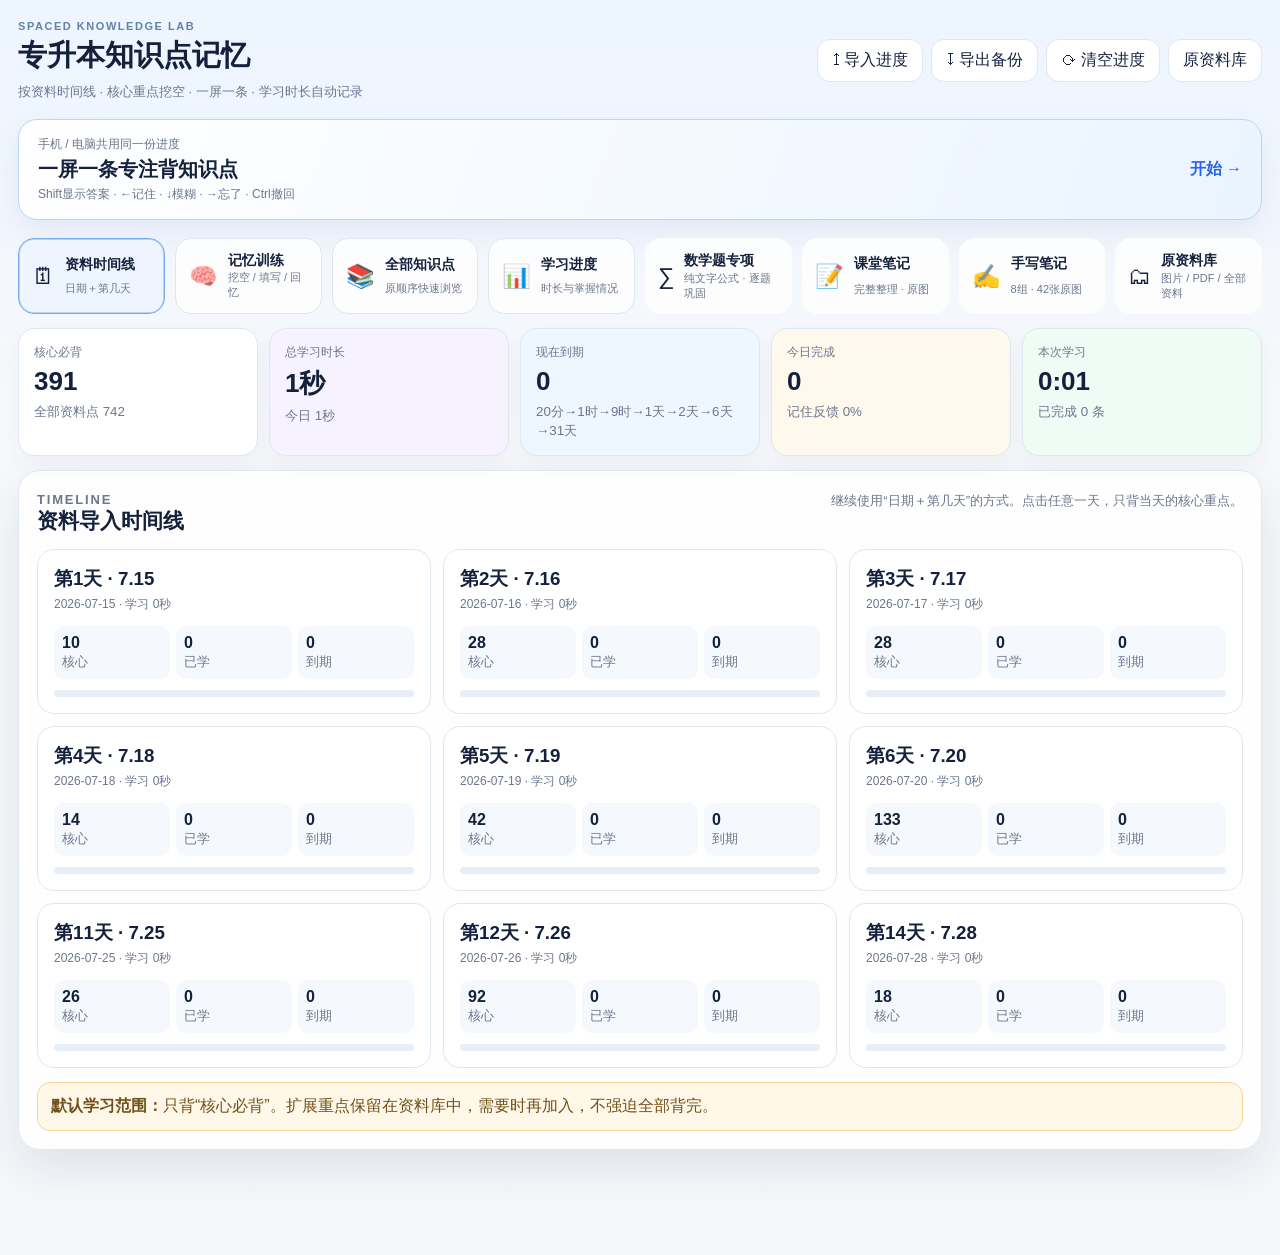
<file: index.html>
<!doctype html><html lang="zh-CN"><head><meta charset="utf-8"><meta name="viewport" content="width=device-width,initial-scale=1"><title>知识点背诵</title><script>location.replace('./point-memory.html'+location.search)</script><meta http-equiv="refresh" content="0;url=./point-memory.html"></head><body></body></html>
</file>
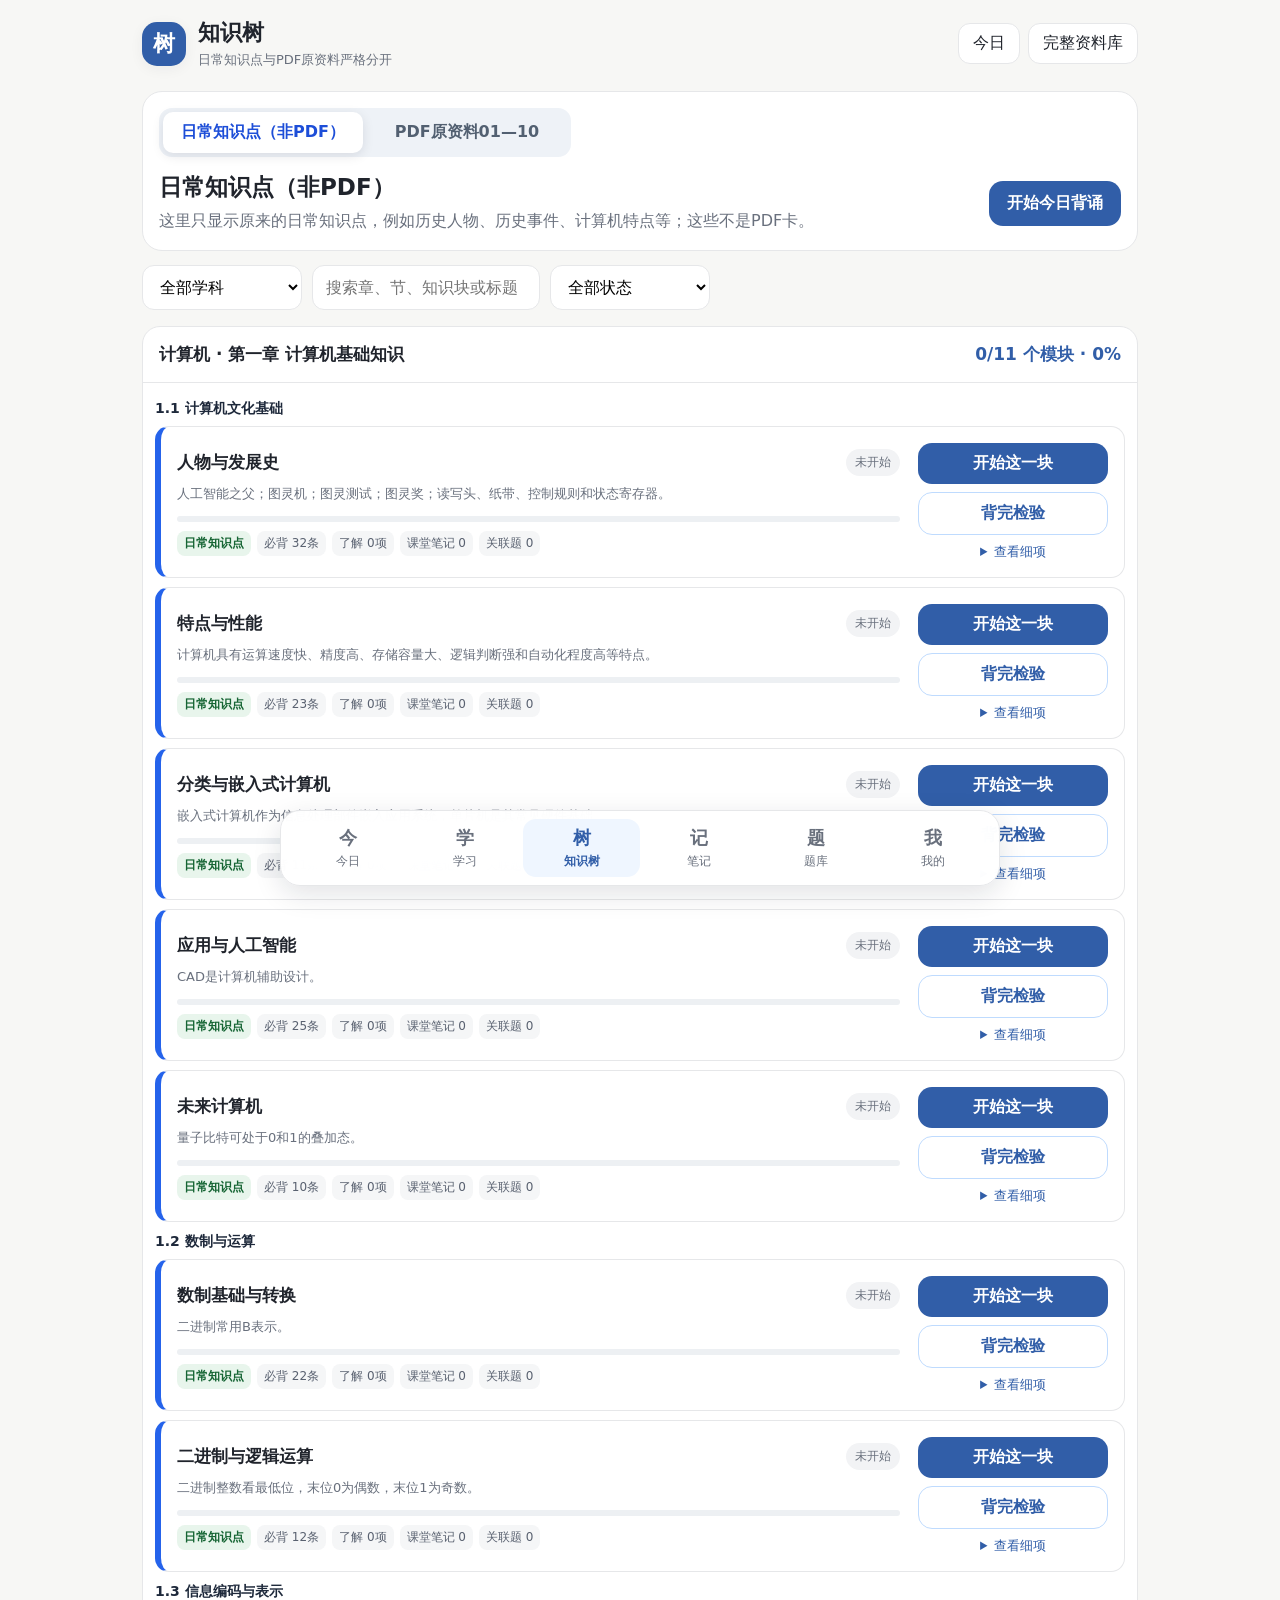
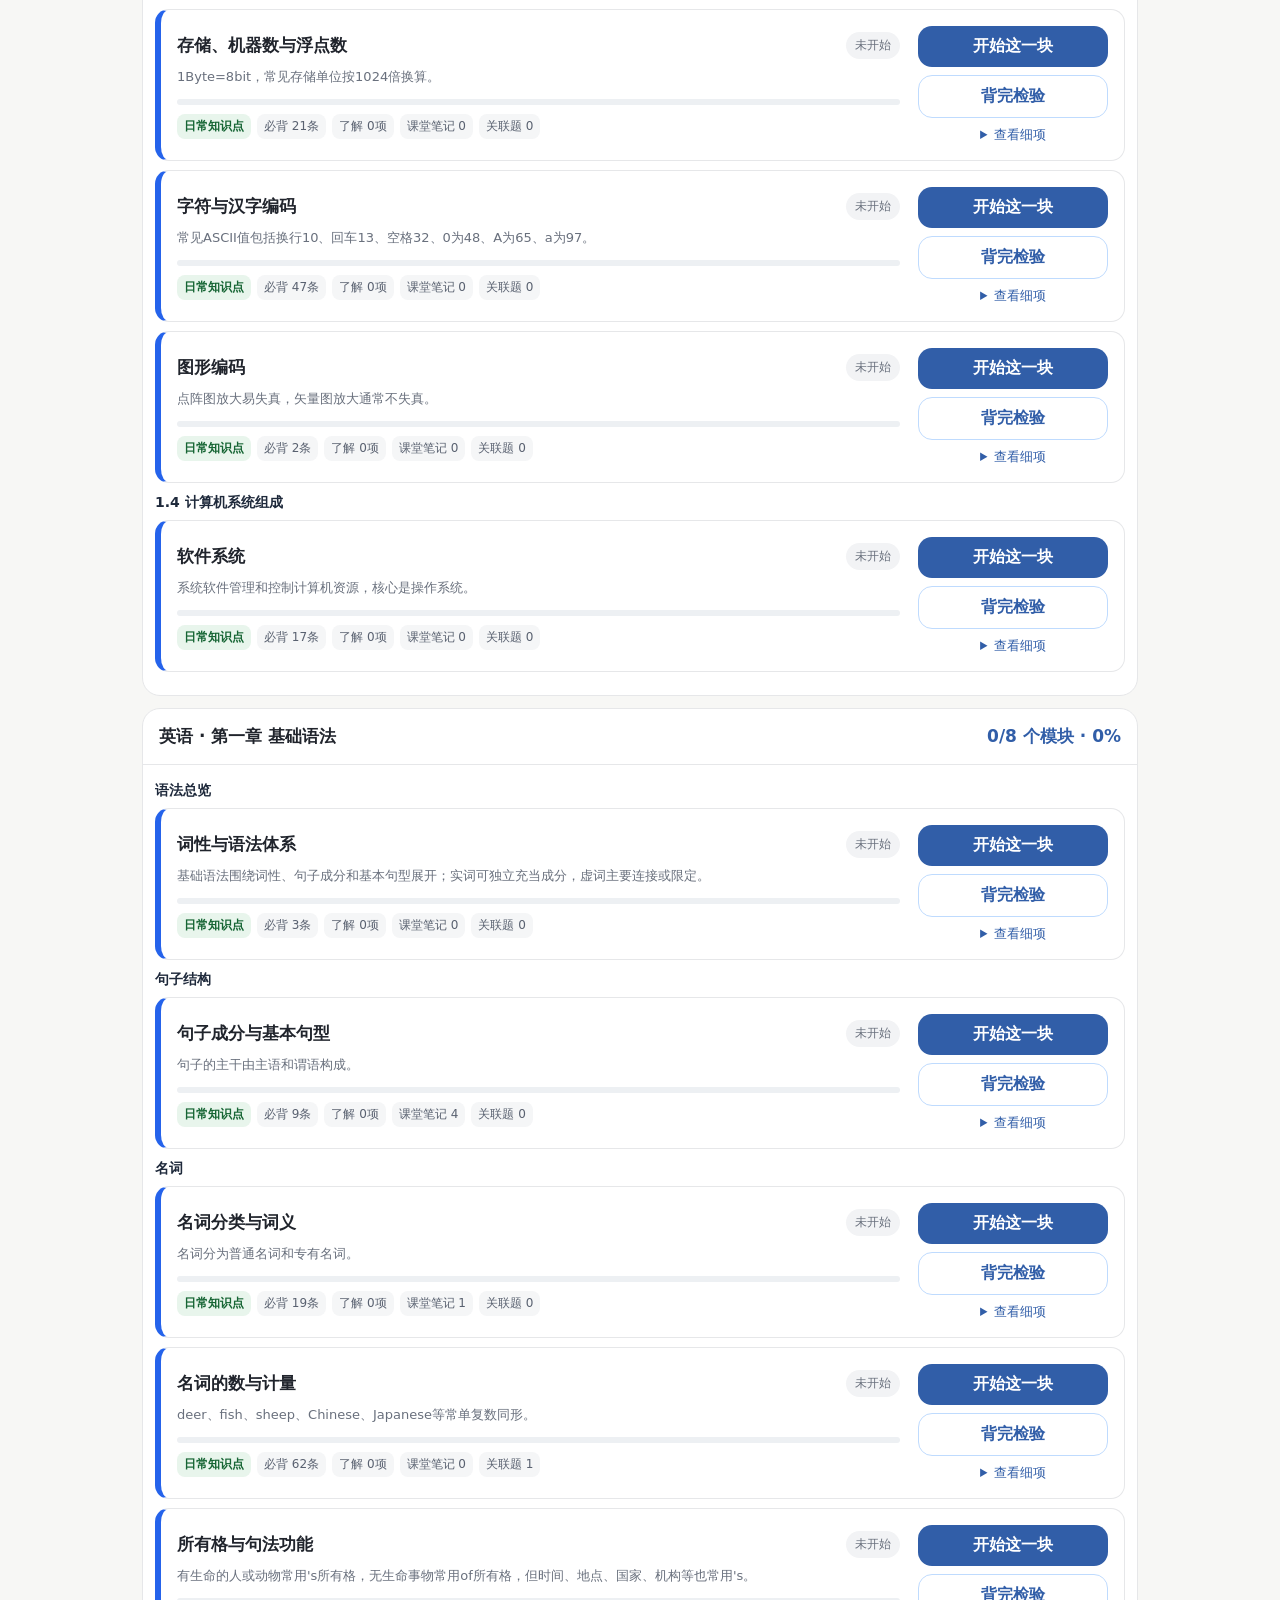
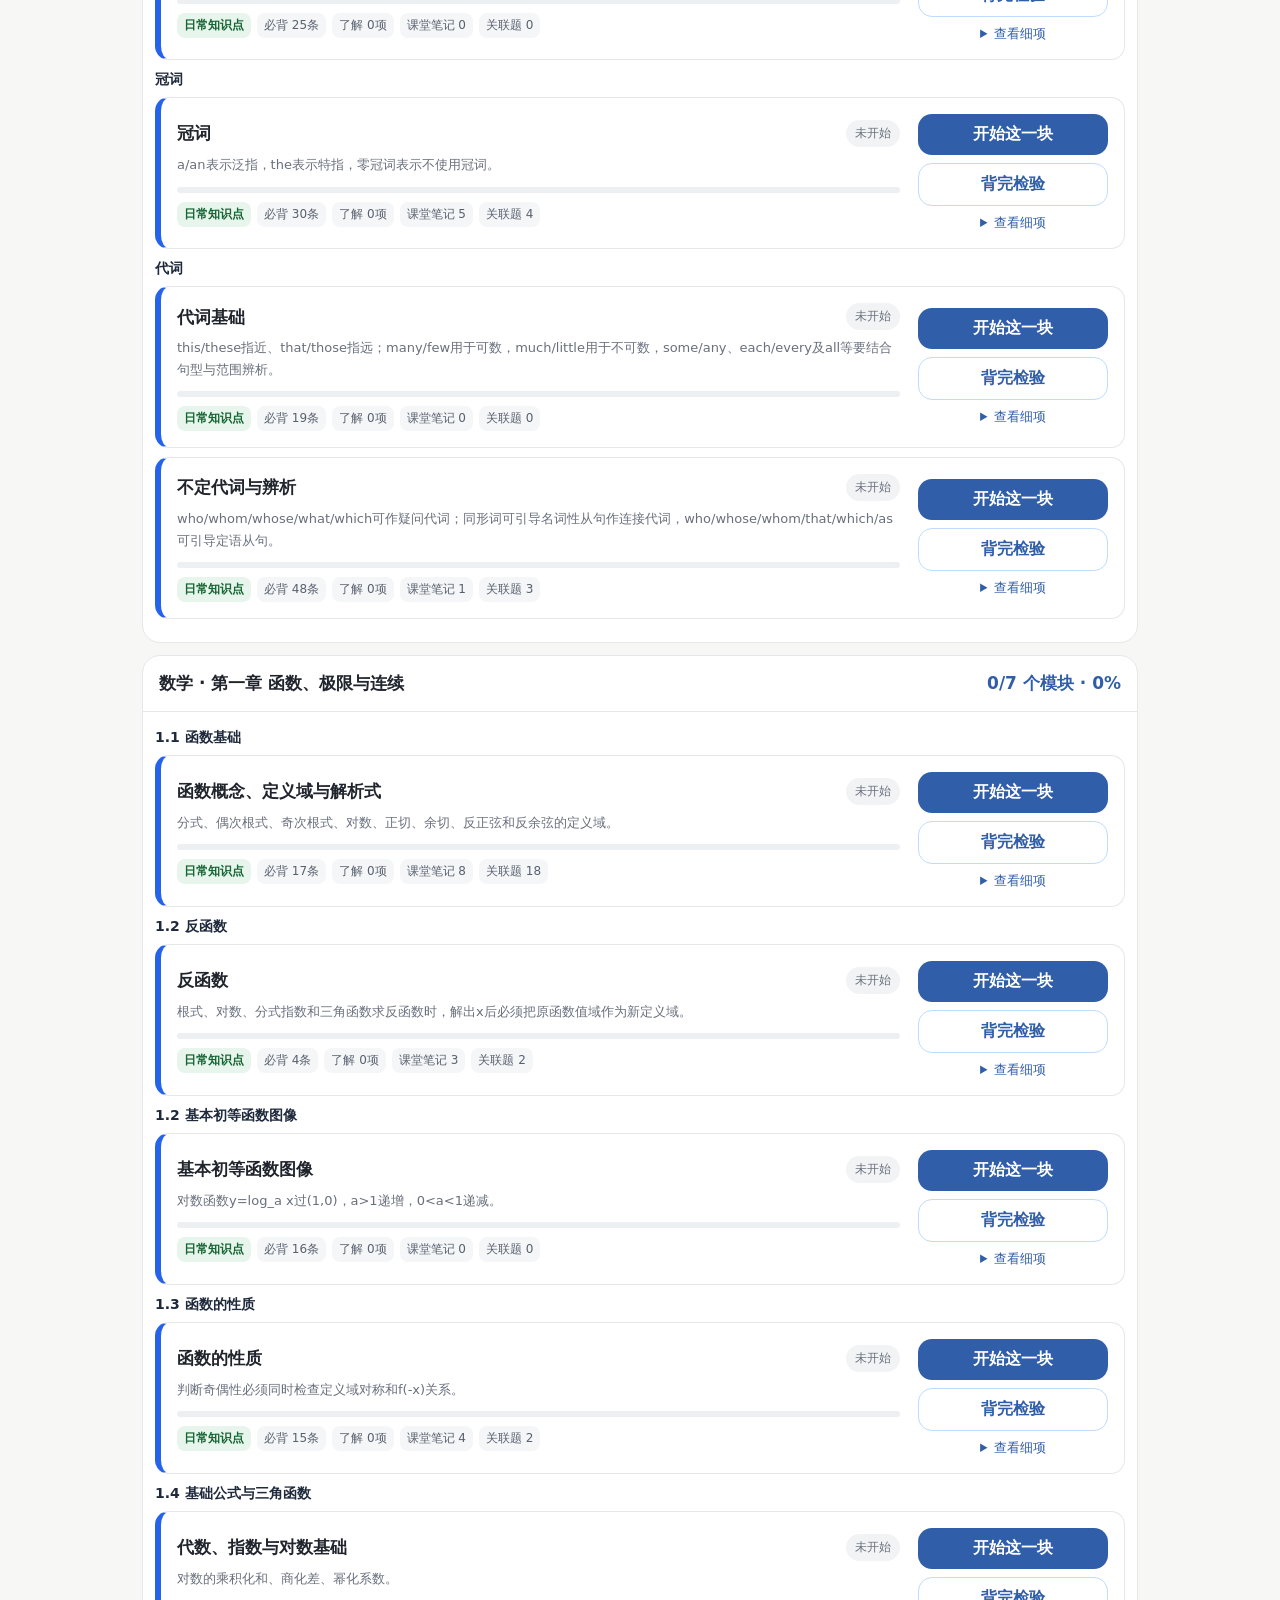
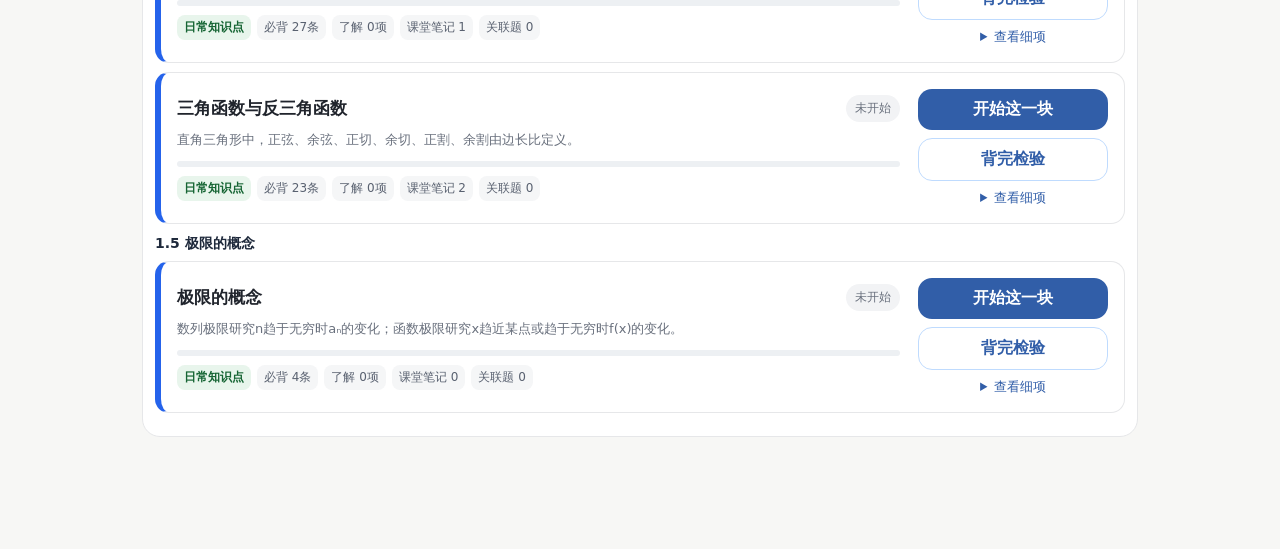
<file: knowledge.html>
<!doctype html><html lang="zh-CN"><head><meta charset="utf-8"><meta name="viewport" content="width=device-width,initial-scale=1,viewport-fit=cover"><title>知识树 · v60.8</title><meta name="theme-color" content="#2563eb"><link rel="icon" href="./icon-192.png"><link rel="stylesheet" href="./v60.css?v=60.8"><script src="./reset-start.js?v=60.8zero"></script></head><body>
<div class="app-shell"><header class="topbar"><div class="brand"><span class="brand-mark">树</span><div><h1>知识树</h1><p>日常知识点与PDF原资料严格分开</p></div></div><div class="top-links"><a href="./index.html">今日</a><a href="./library.html">完整资料库</a></div></header>
<section class="track-switch-wrap"><div class="track-switch" role="tablist"><button id="trackDaily" type="button">日常知识点（非PDF）</button><button id="trackPdf" type="button">PDF原资料01—10</button></div><div class="track-intro"><div><h1 id="trackTitle">日常知识点（非PDF）</h1><p id="trackDesc"></p></div><a id="trackAction" class="primary-btn" href="./learn.html">开始今日背诵</a></div></section>
<div class="filter-row"><select id="subjectFilter"><option value="">全部学科</option><option>计算机</option><option>英语</option><option>数学</option></select><input id="treeSearch" placeholder="搜索章、节、知识块或标题"><select id="statusFilter"><option value="">全部状态</option><option value="unfinished">未完成</option><option value="started">进行中</option><option value="done">已完成</option></select></div>
<div id="treeHost"></div></div>
<nav class="bottom-nav"><a href="./index.html"><b>今</b><span>今日</span></a><a href="./learn.html"><b>学</b><span>学习</span></a><a class="active" href="./knowledge.html"><b>树</b><span>知识树</span></a><a href="./notes.html"><b>记</b><span>笔记</span></a><a href="./questions.html"><b>题</b><span>题库</span></a><a href="./me.html"><b>我</b><span>我的</span></a></nav>
<script src="./knowledge-data.js?v=60.8"></script><script src="./v60-core.js?v=60.8"></script><script src="./knowledge.js?v=60.8"></script></body></html>
</file>
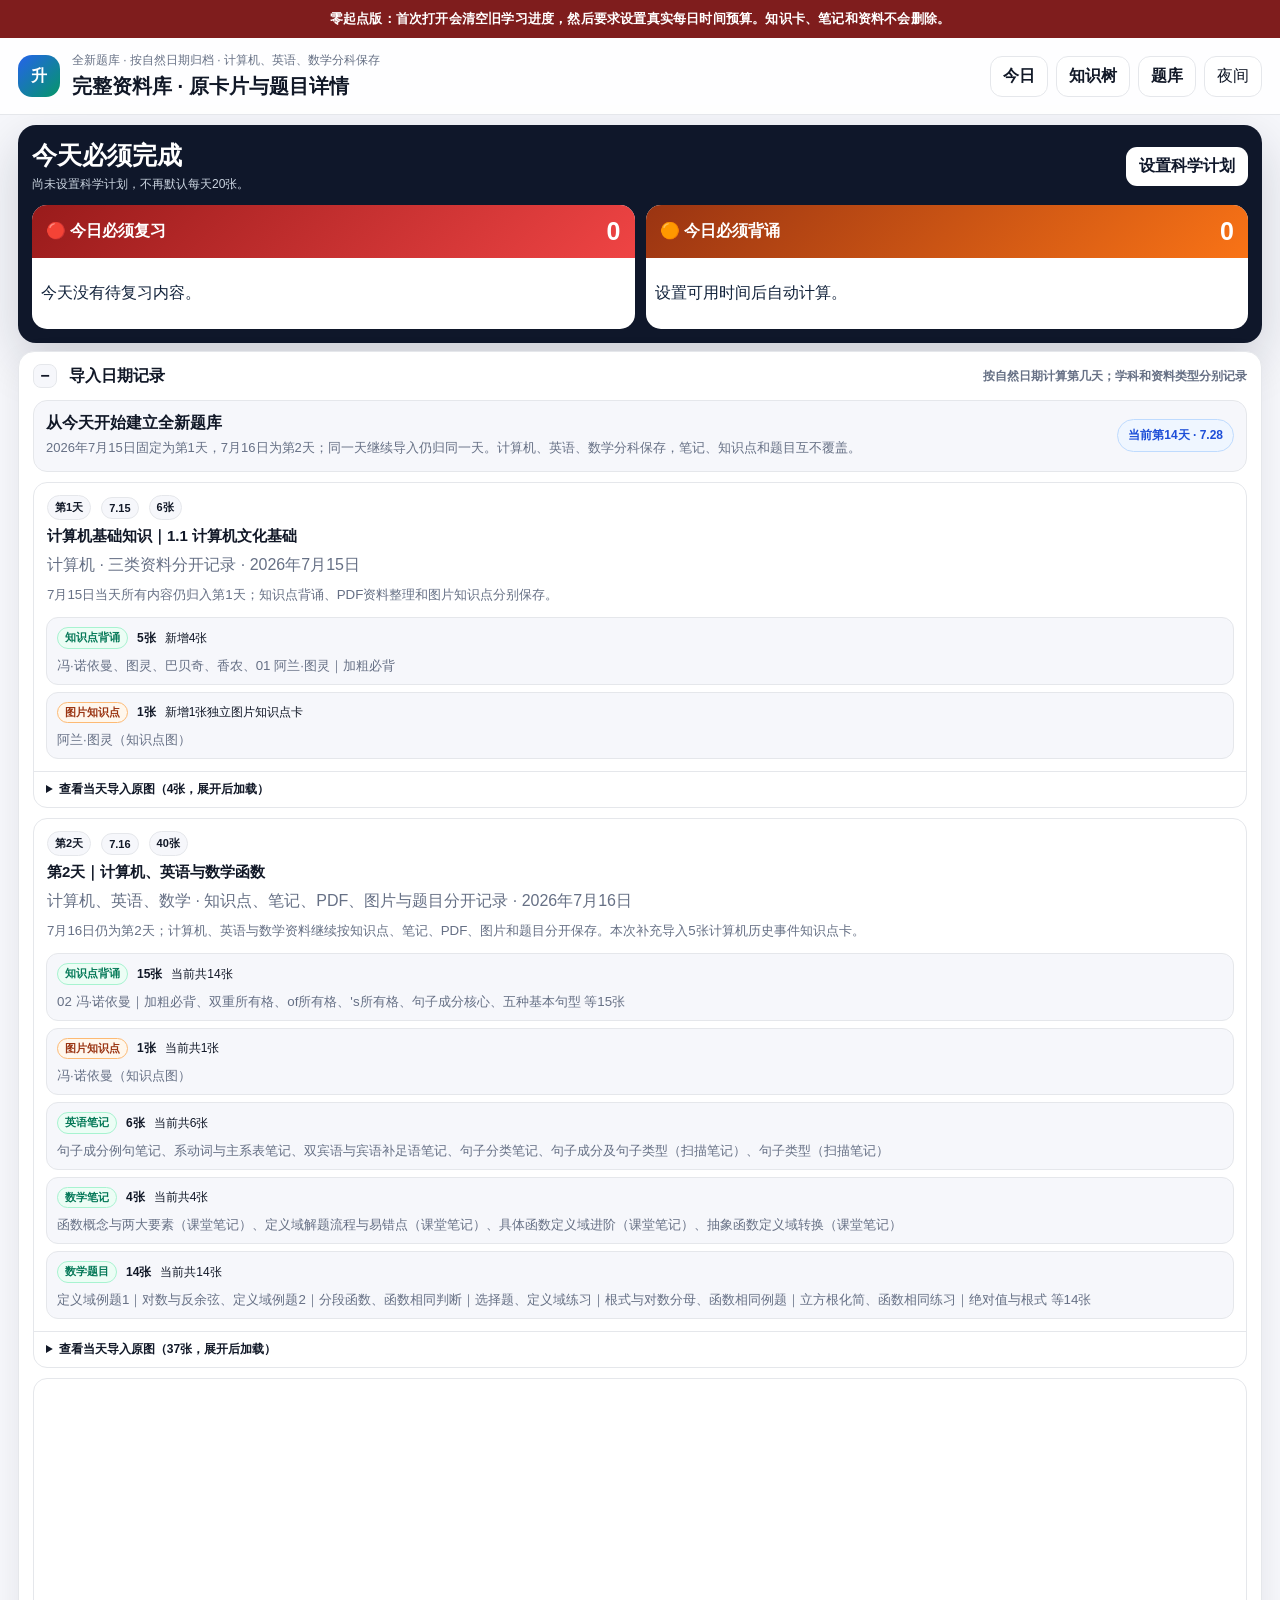
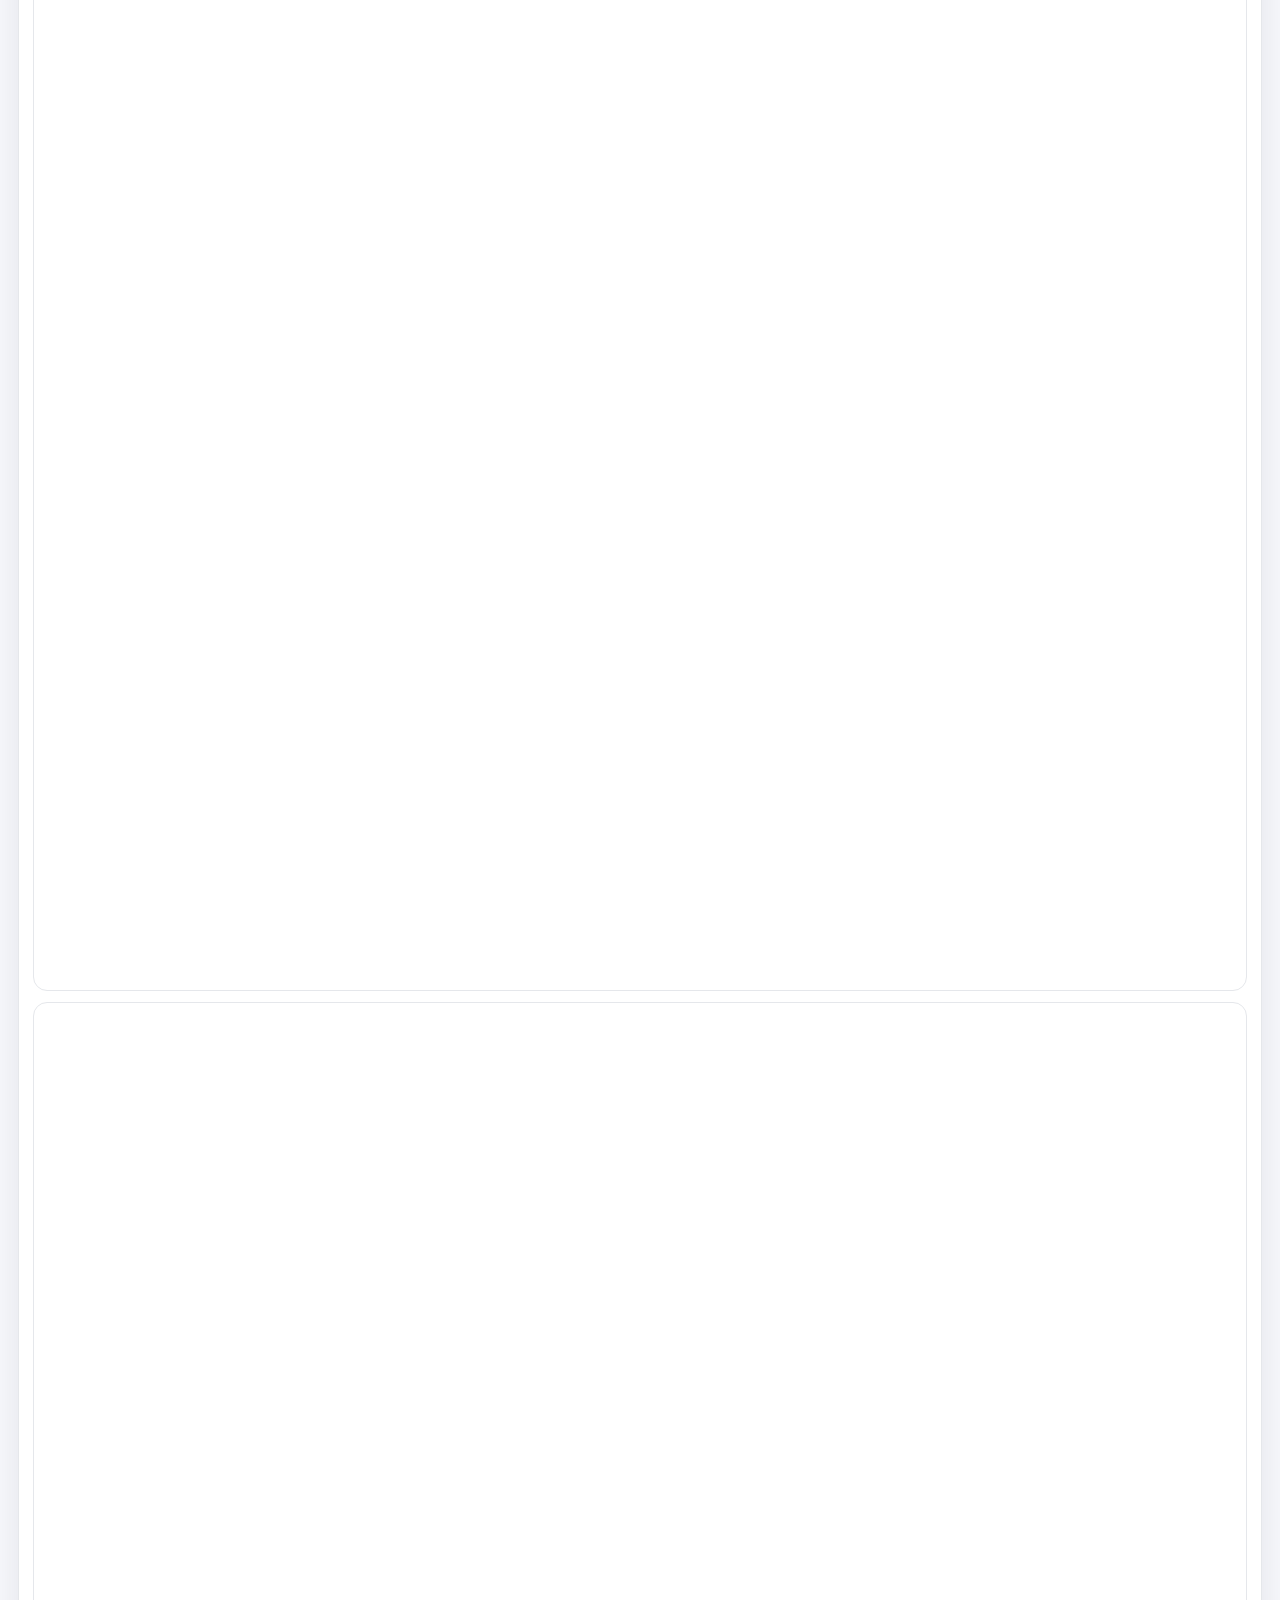
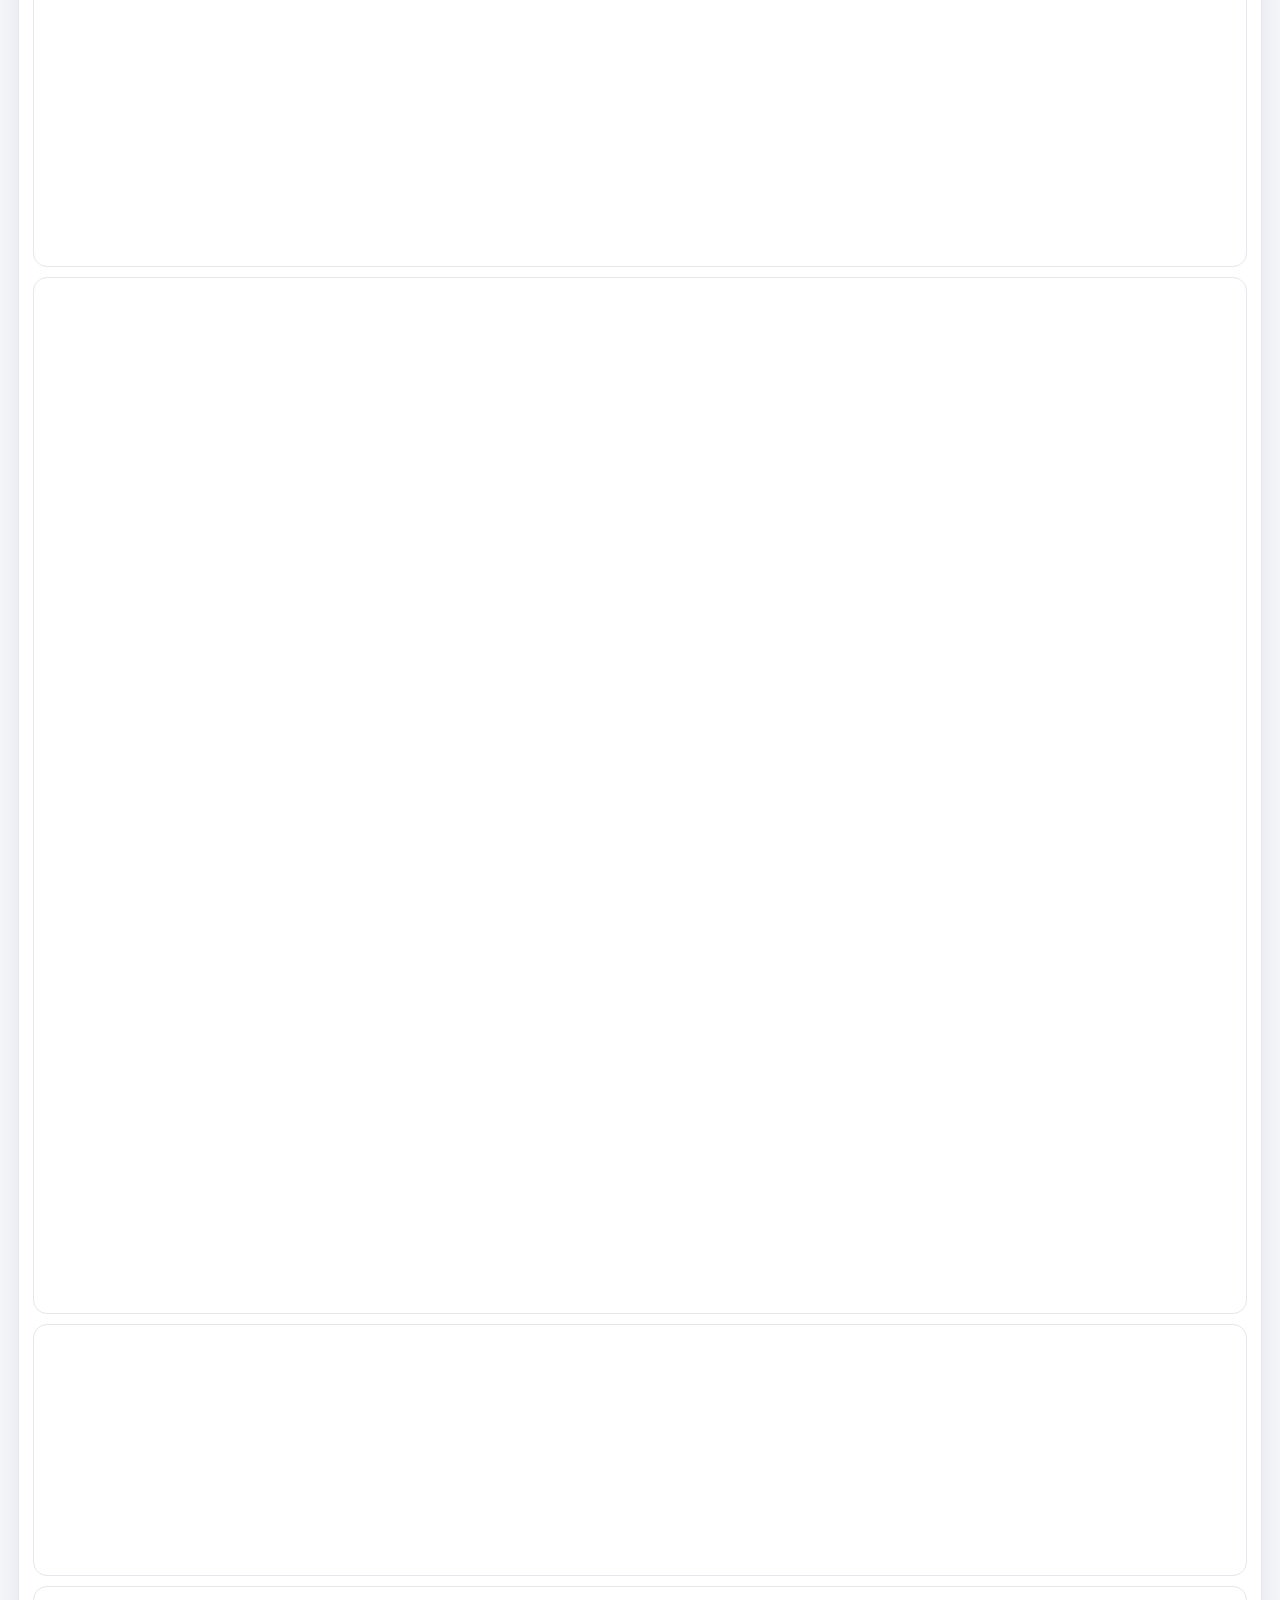
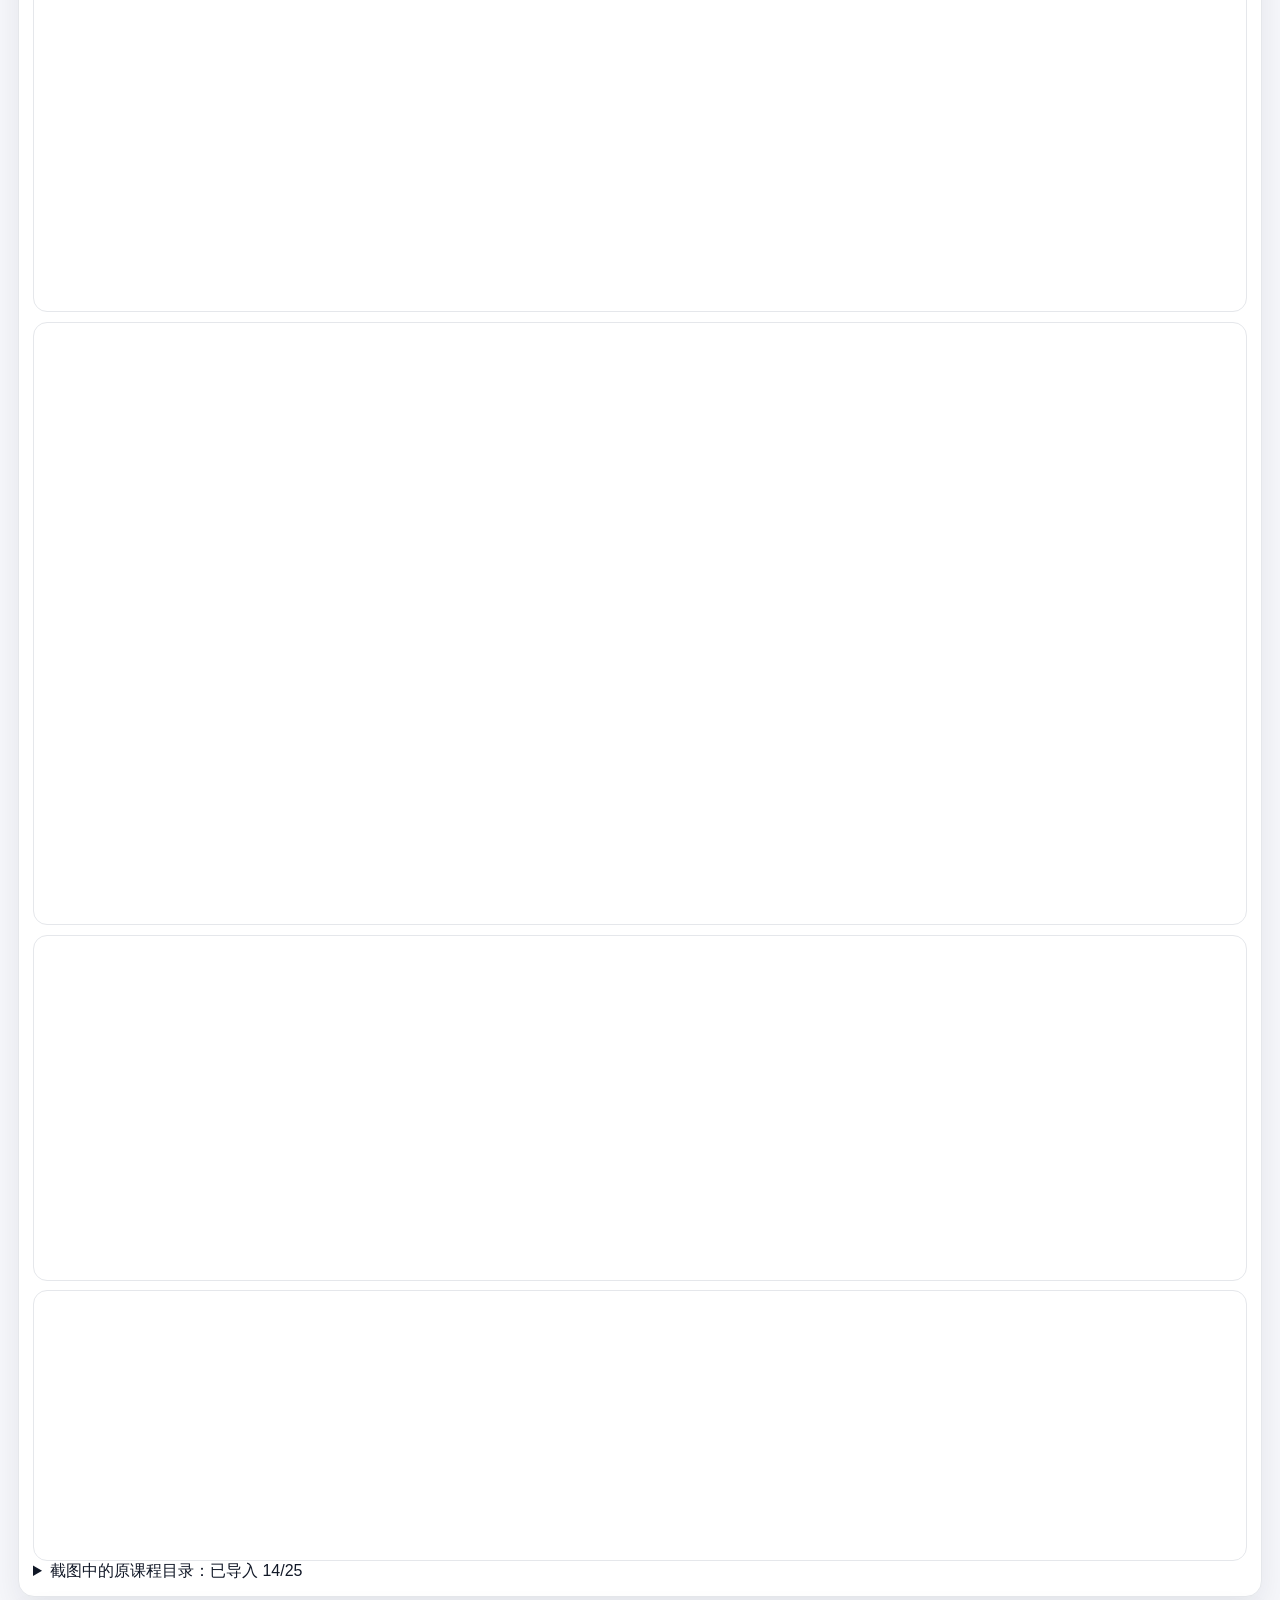
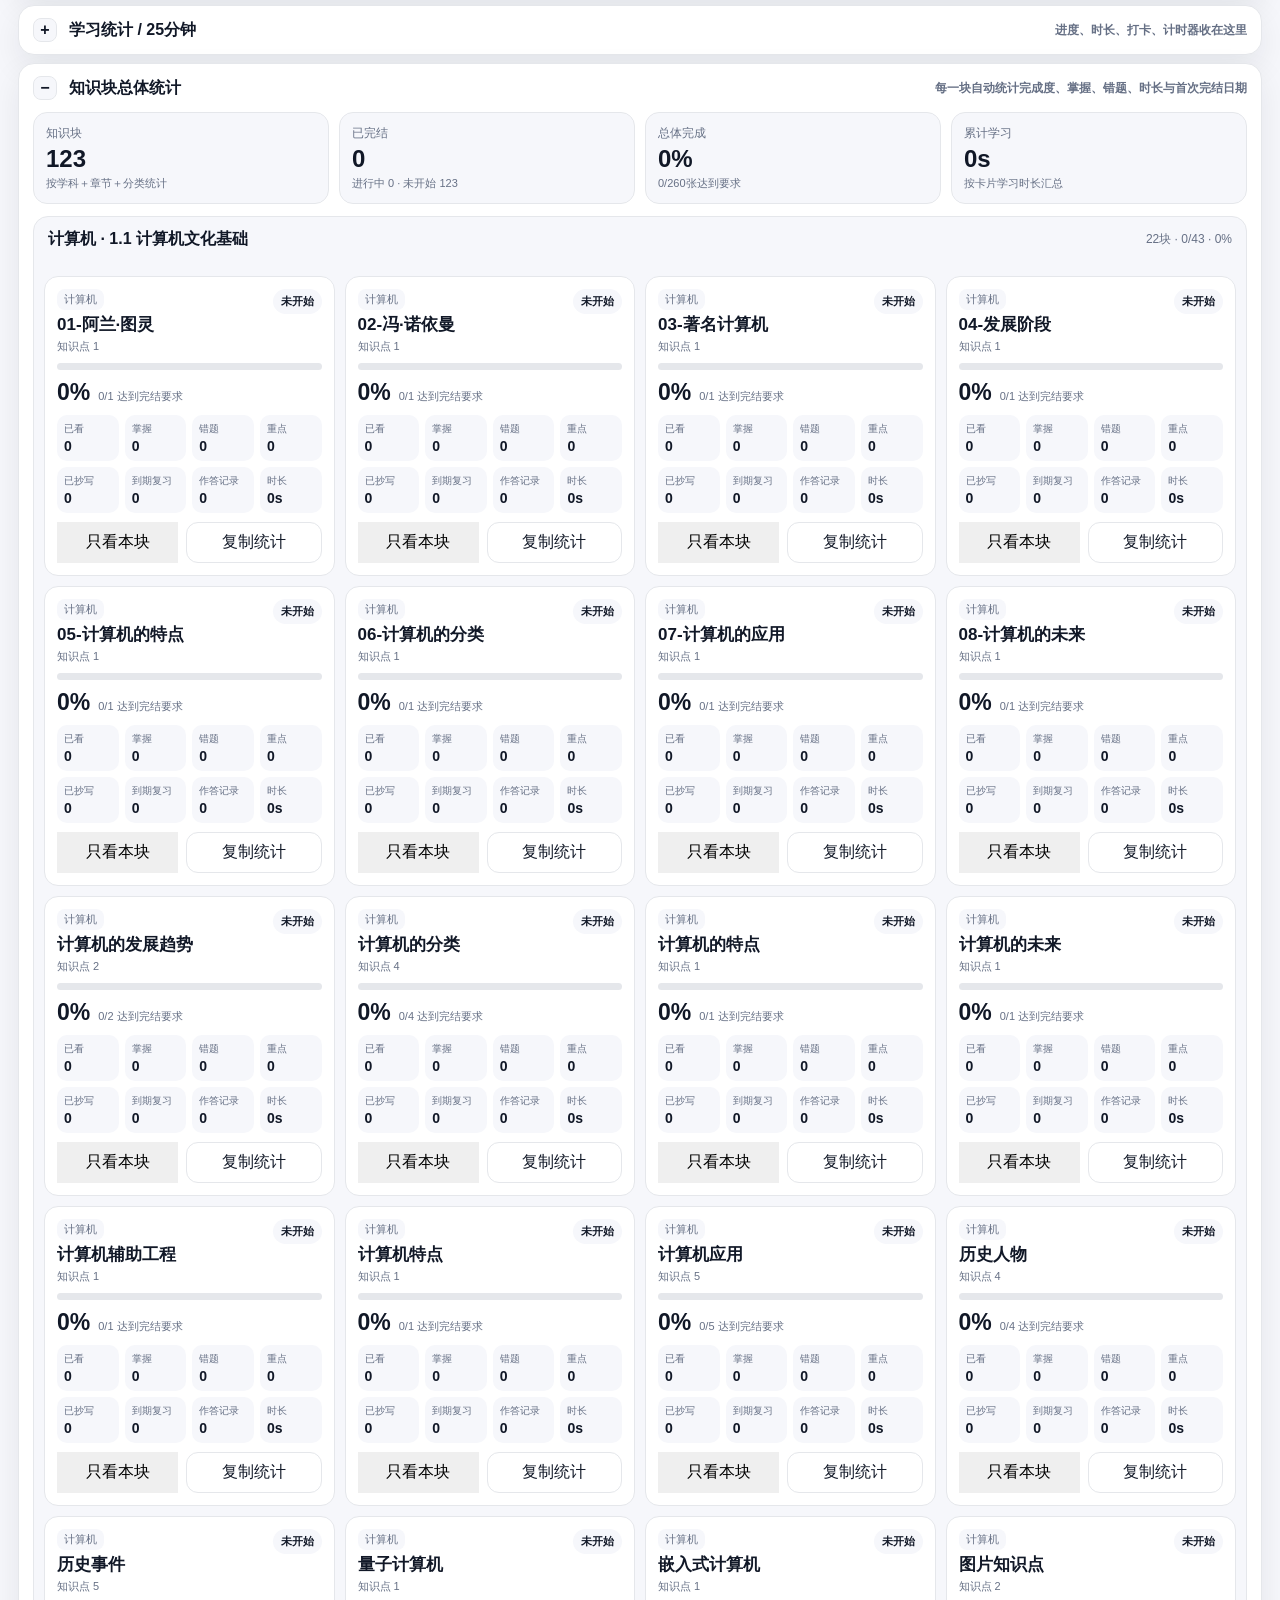
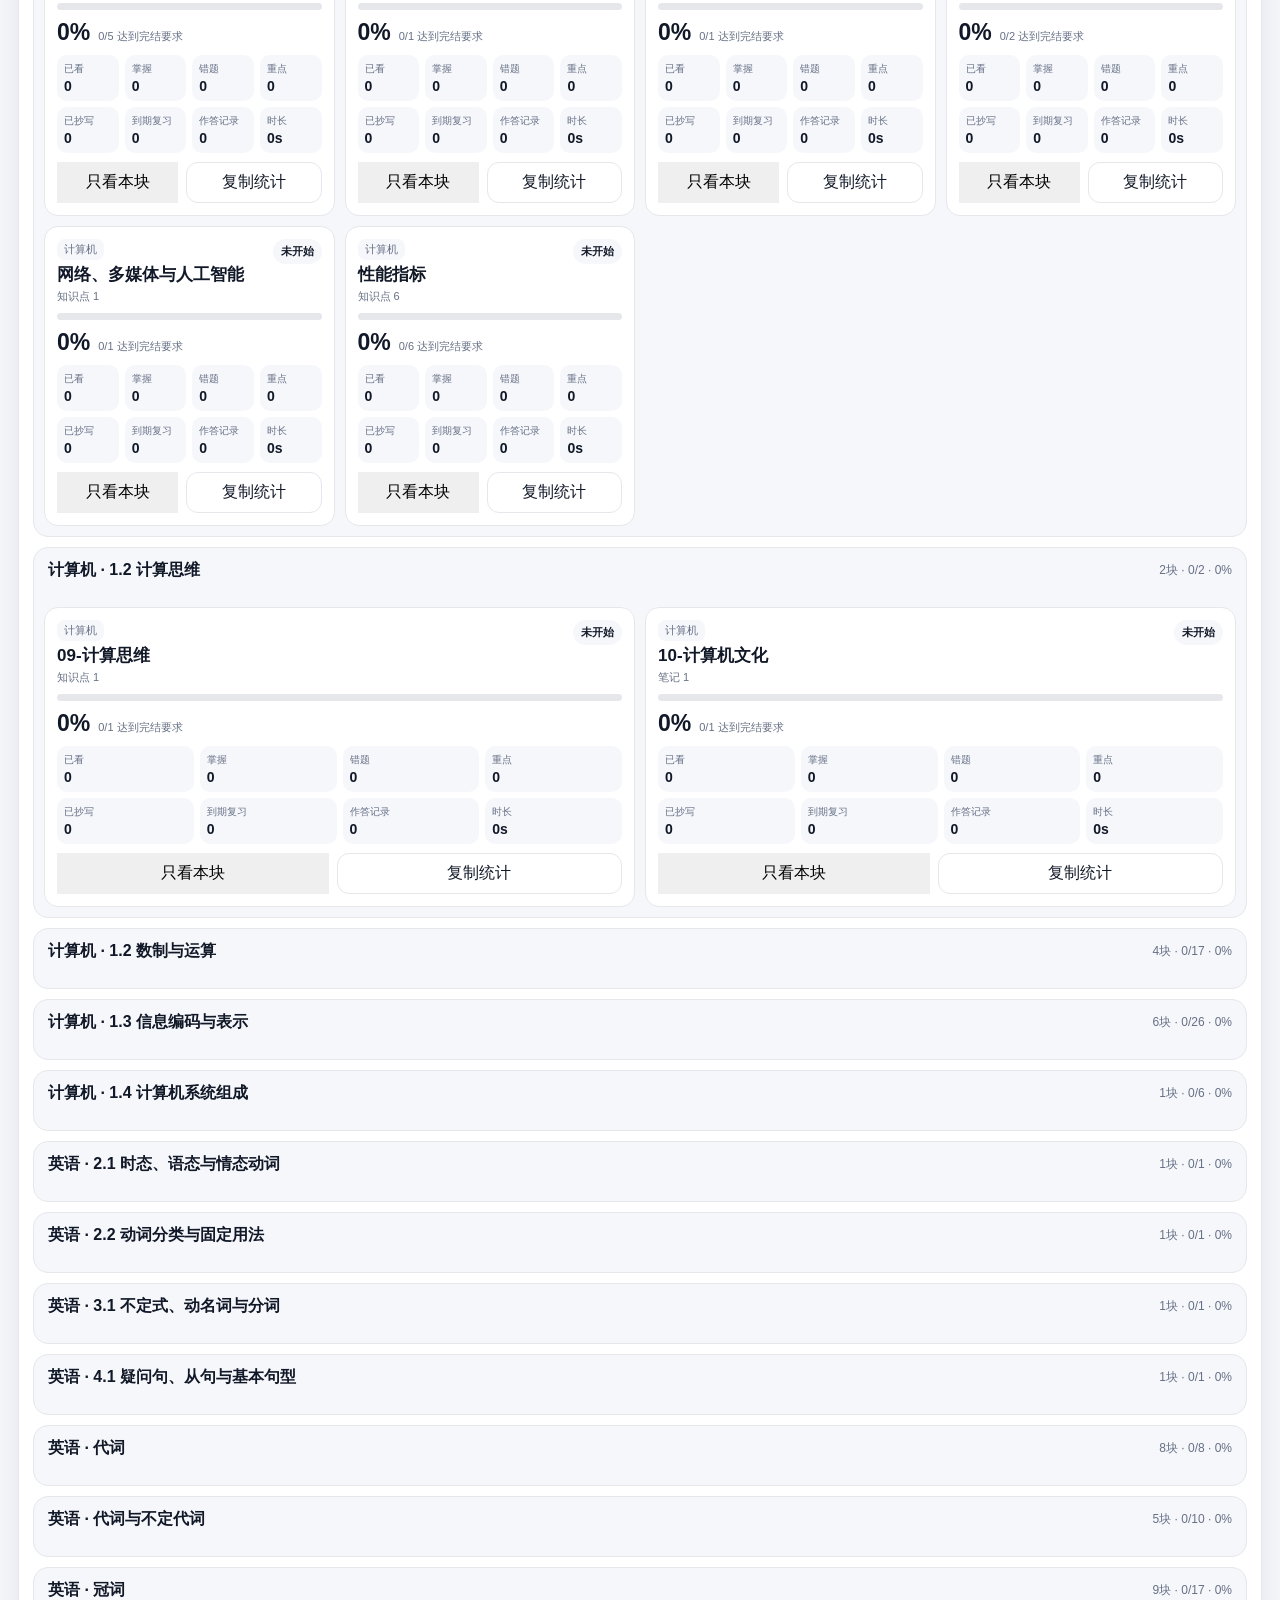
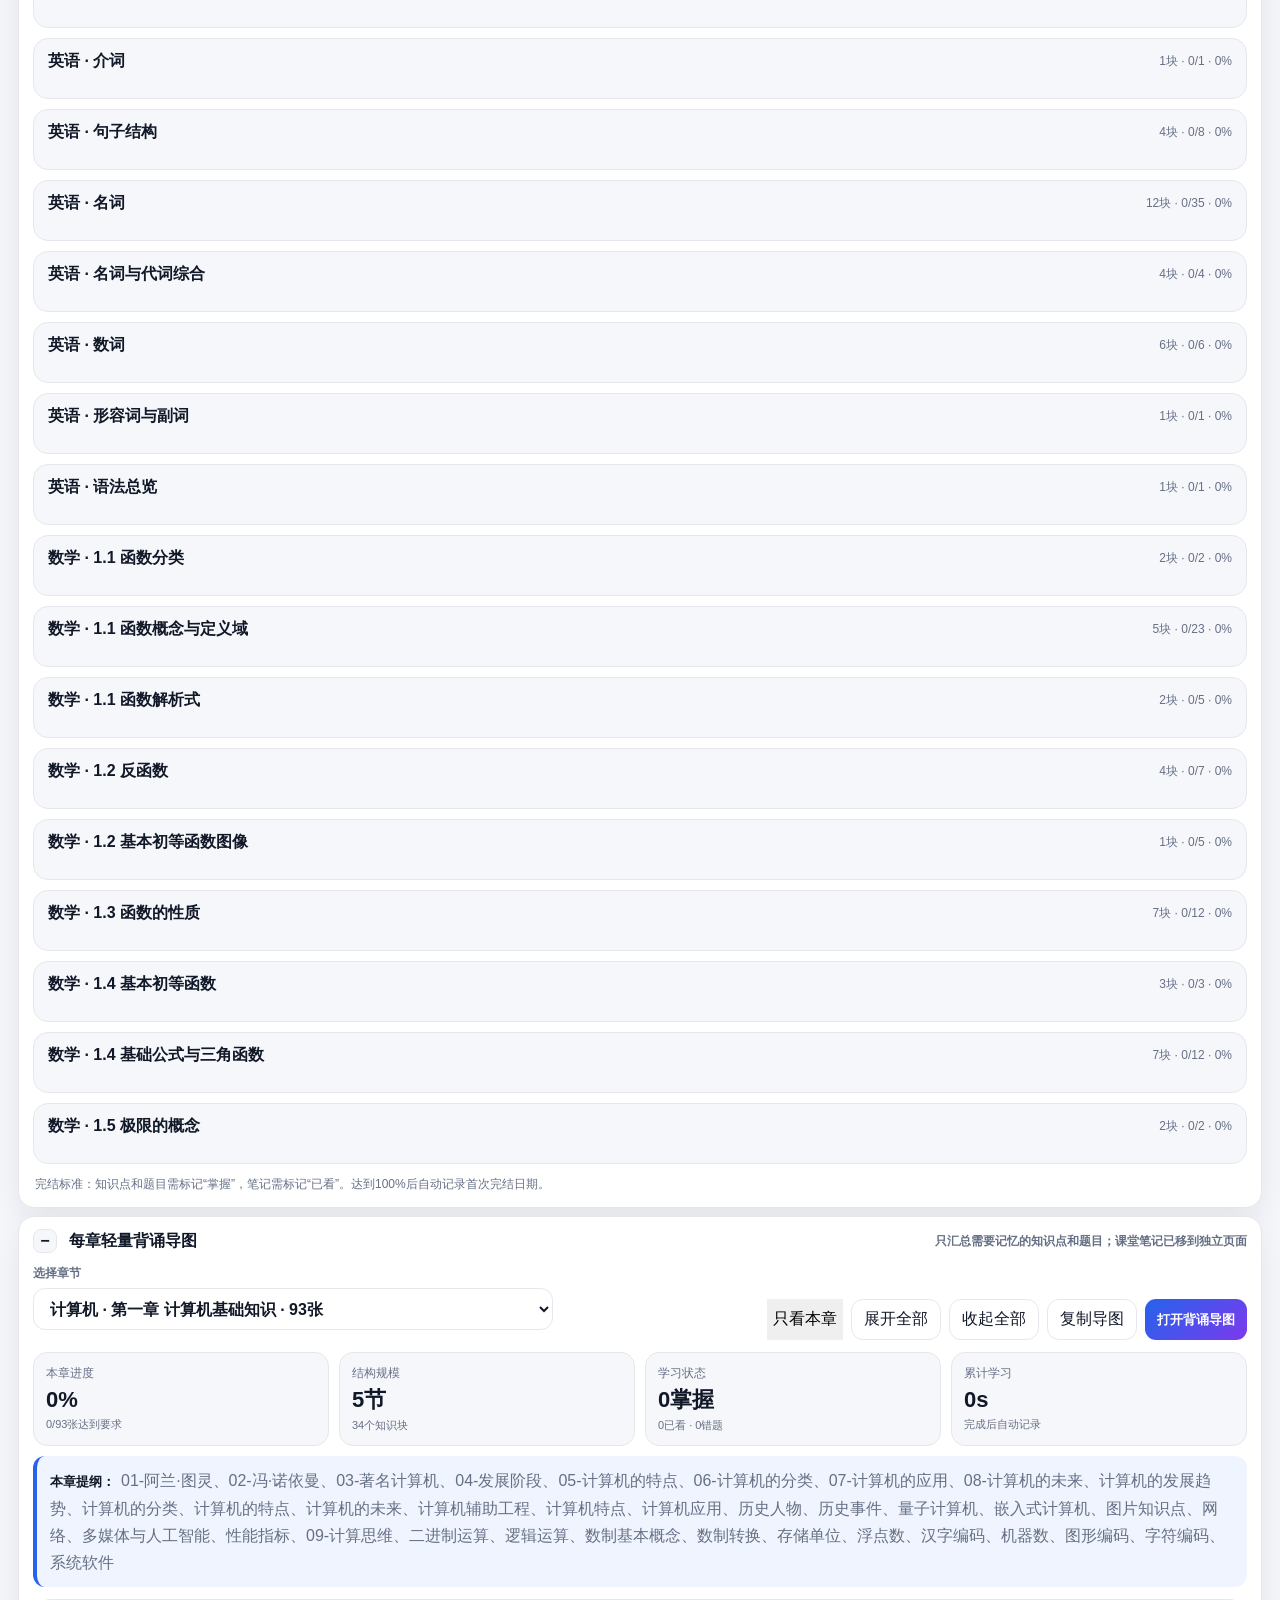
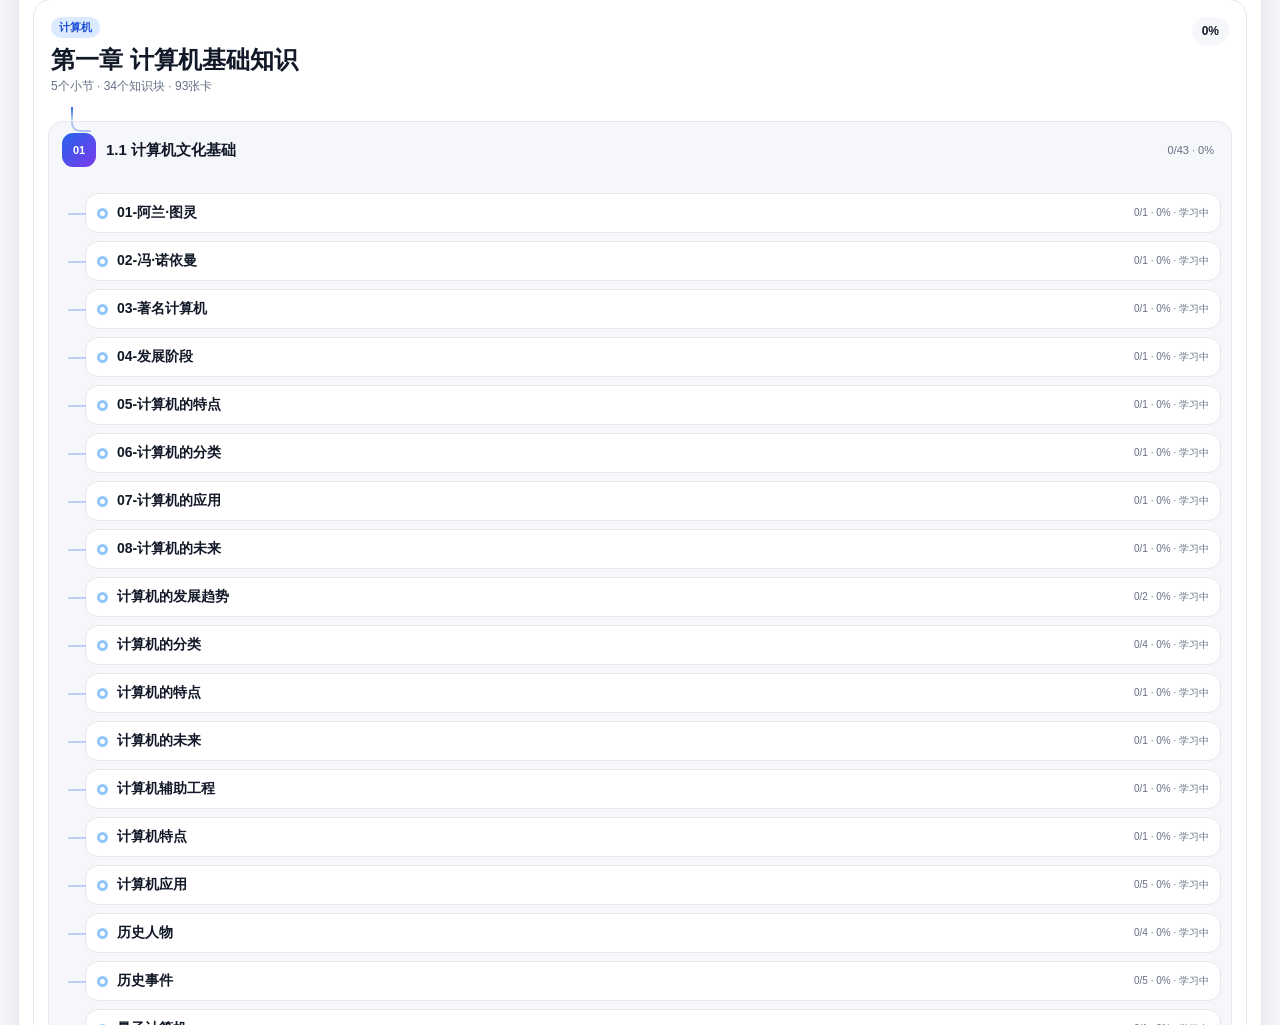
<file: library.html>
<!doctype html>
<html lang="zh-CN">
<head>
  <meta charset="utf-8" />
  <meta name="viewport" content="width=device-width,initial-scale=1,viewport-fit=cover" />
  <title>完整资料库 · v60.6</title>
  <meta name="theme-color" content="#2563eb" />
  <link rel="manifest" href="./manifest.webmanifest" />
  <link rel="icon" href="./icon-192.png" />
  <link rel="stylesheet" href="./styles.css?v=60.6" />
  <script src="./reset-start.js?v=60.6zero"></script>
</head>
<body>
<div class="zero-start-warning">零起点版：首次打开会清空旧学习进度，然后要求设置真实每日时间预算。知识卡、笔记和资料不会删除。</div>
<header class="topbar">
  <div class="brand">
    <span class="logo">升</span>
    <div>
      <p>全新题库 · 按自然日期归档 · 计算机、英语、数学分科保存</p>
      <h1>完整资料库 · 原卡片与题目详情</h1>
    </div>
  </div>
  <div class="top-actions">
    <a href="./index.html" class="ghost map-entry-link">今日</a>
    <a href="./knowledge.html" class="ghost map-entry-link">知识树</a>
    <a href="./questions.html" class="ghost map-entry-link">题库</a>
    <button id="themeBtn" class="ghost">夜间</button>
    <button id="installBtn" class="ghost hidden">安装</button>
  </div>
</header>

<section class="home-sections">
  <section id="dailyPriorityPanel" class="daily-priority-panel"></section>

  <details class="home-section import-history-zone" id="importZone" open>
    <summary><span>导入日期记录</span><em>按自然日期计算第几天；学科和资料类型分别记录</em></summary>
    <section class="import-history-panel">
      <div class="import-history-intro">
        <div><b>从今天开始建立全新题库</b><p>2026年7月15日固定为第1天，7月16日为第2天；同一天继续导入仍归同一天。计算机、英语、数学分科保存，笔记、知识点和题目互不覆盖。</p></div>
        <span class="day-one-badge">当前第14天 · 7.28</span>
      </div>
      <div id="importHistoryList" class="import-history-list"></div>
      <div id="sourceOutline"></div>
    </section>
  </details>
  <details class="home-section" id="statsZone">
    <summary><span>学习统计 / 25分钟</span><em>进度、时长、打卡、计时器收在这里</em></summary>
    <section class="dashboard">
      <div class="stat-card"><span>总卡片</span><b id="totalCount">0</b><em id="shownCount">0 个正在显示</em></div>
      <div class="stat-card"><span>计算机进度</span><b id="compPct">0%</b><div class="bar"><i id="compBar"></i></div></div>
      <div class="stat-card"><span>英语进度</span><b id="engPct">0%</b><div class="bar"><i id="engBar"></i></div></div>
      <div class="stat-card"><span>数学进度</span><b id="mathPct">0%</b><div class="bar"><i id="mathBar"></i></div></div>
      <div class="stat-card"><span>学习时长</span><b id="timeTotal">0m</b><em>今日 <span id="timeToday">0m</span></em></div>
      <div class="stat-card"><span>打卡</span><b id="streak">0 天</b><button id="checkinBtn">今日打卡</button></div>
      <div class="stat-card timer-card">
        <span>25分钟专注</span>
        <b id="focusTimer">25:00</b>
        <em>已完成 <span id="focusCount">0</span> 轮</em>
        <div class="timer-actions">
          <button id="timerStart">开始</button>
          <button id="timerPause" class="ghost">暂停</button>
          <button id="timerReset" class="ghost">重置</button>
        </div>
      </div>
      <div class="stat-card"><span>抗遗忘复习</span><b id="reviewDue">0 张</b><em>按 1/2/4/7/15/30 天复习</em></div>
    </section>
  </details>

  <details class="home-section block-stats-zone" id="blockStatsZone" open>
    <summary><span>知识块总体统计</span><em>每一块自动统计完成度、掌握、错题、时长与首次完结日期</em></summary>
    <section class="block-stats-panel">
      <div id="blockStatsOverview" class="block-stats-overview"></div>
      <div id="activeBlockBanner" class="active-block-banner hidden"></div>
      <div id="blockStatsList" class="block-stats-list"></div>
      <p class="block-rule-note">完结标准：知识点和题目需标记“掌握”，笔记需标记“已看”。达到100%后自动记录首次完结日期。</p>
    </section>
  </details>


  <details class="home-section chapter-mindmap-zone" id="chapterMindmapZone" open>
    <summary><span>每章轻量背诵导图</span><em>只汇总需要记忆的知识点和题目；课堂笔记已移到独立页面</em></summary>
    <section class="chapter-mindmap-panel">
      <div class="mindmap-toolbar">
        <label><span>选择章节</span><select id="mindmapChapterSelect"></select></label>
        <div class="mindmap-toolbar-actions">
          <button id="mindmapFilterChapterBtn">只看本章</button>
          <button id="mindmapExpandBtn" class="ghost">展开全部</button>
          <button id="mindmapCollapseBtn" class="ghost">收起全部</button>
          <button id="mindmapCopyBtn" class="ghost">复制导图</button>
          <a href="./mindmap.html" class="mindmap-open-link">打开背诵导图</a>
        </div>
      </div>
      <div id="mindmapActiveBanner" class="active-block-banner hidden"></div>
      <div id="mindmapOverview" class="mindmap-overview"></div>
      <div id="chapterMindmapList" class="chapter-mindmap-list"></div>
      <p class="block-rule-note">结构：章 → 小节 → 知识块 → 必背知识点/题目。课堂笔记不再出现在本导图中。</p>
    </section>
  </details>

  <details class="home-section" id="taskZone">
    <summary><span>今日任务</span><em>默认安排未掌握、未看的卡</em></summary>
    <section class="today">
      <div><h2>今日任务</h2><p>题库为空时不安排任务；后续加入题目后自动生成未掌握、未看的学习任务。</p></div>
      <div id="todayTasks" class="task-list"></div>
    </section>
  </details>

  <details class="home-section" id="reviewZone">
    <summary><span>抗遗忘复习</span><em>1/2/4/7/15/30 天复习计划</em></summary>
    <section class="review-panel">
      <div>
        <h2>抗遗忘复习</h2>
        <p>点“加入抗遗忘”后自动排期；到期的卡会显示在这里。</p>
      </div>
      <div class="review-tools">
        <button id="reviewTodayBtn">今日复习</button>
        <button id="reviewAllBtn" class="ghost">全部抗遗忘</button>
      </div>
      <div id="reviewList" class="review-list"></div>
    </section>
  </details>

  <details class="home-section" id="auditZone">
    <summary><span>题库完整性体检</span><em>自动扫描缺文字、缺填空、数量异常和低可信 OCR</em></summary>
    <section class="audit-panel">
      <div class="audit-cards">
        <div><span>参与体检</span><b id="auditTotal">0</b></div>
        <div><span>有待复核</span><b id="auditIssueCount">0</b></div>
        <div><span>缺文字/填空</span><b id="auditMissingCount">0</b></div>
        <div><span>数量不一致</span><b id="auditMismatchCount">0</b></div>
      </div>
      <div class="audit-actions"><button id="auditOnlyBtn">只看有问题</button><span>绿色较稳定，橙色需复核，红色识别不稳定；人工核对优先级最高。</span></div>
      <div id="auditList" class="audit-list"></div>
    </section>
  </details>
</section>

<div class="layout">
  <aside class="sidebar">
    <div class="subject-tabs" id="subjectTabs">
      <button data-subject="" class="active">全部</button>
      <button data-subject="计算机">计算机</button>
      <button data-subject="英语">英语</button>
      <button data-subject="数学">数学</button>
      <button data-subject="考点必背">考点必背</button>
    </div>
    <div class="content-tabs" id="contentTabs">
      <button data-content-mode="" class="active">全部内容</button>
      <button data-content-mode="knowledge">知识点</button>
      <button data-content-mode="notes">笔记</button>
      <button data-content-mode="questions">题目</button>
    </div>
    <input id="searchInput" class="search" placeholder="搜标题 / 章节 / 关键词..." />
    <div class="mode-box">
      <label><input type="checkbox" id="hideMastered" /> 隐藏已掌握</label>
      <label><input type="checkbox" id="detailMode" checked /> 详细学习模式</label>
      <label><input type="checkbox" id="redoMode" /> 重新做题（隐藏旧记录）</label>
    </div>
    <details class="answer-manager">
      <summary>作答管理 / 一键重置</summary>
      <p id="answerTraceCount">0 张有作答记录</p>
      <p id="resetScopeInfo">先选择一张卡片。</p>
      <div class="answer-reset-grid">
        <button id="resetAllAnswers">重置全部</button>
        <button id="resetChapterAnswers" class="ghost">重置本章</button>
        <button id="resetTypeAnswers" class="ghost">重置当前题型</button>
      </div>
      <small>只清除填写内容、对错颜色、提示和看过答案记录；收藏、笔记、掌握状态、学习时长不会删除。</small>
    </details>
    <select id="importBatchFilter"><option value="">全部导入日期</option></select>
    <select id="recordTypeFilter"><option value="">全部记录类型</option></select>
    <select id="sourceOrgFilter"><option value="">全部机构来源</option></select>
    <select id="chapterFilter"><option value="">全部章节</option></select>
    <select id="statusFilter"><option value="">全部状态</option><option value="unread">未看</option><option value="read">已看</option><option value="starred">重点/收藏</option><option value="wrong">错题</option><option value="mastered">已掌握</option></select>
    <nav class="tree" id="treeNav"></nav>
    <div class="io-box">
      <button id="exportNotebookBtn">导出笔记本总结</button>
      <button id="exportBtn">导出学习记录</button>
      <label class="import">导入记录<input id="importInput" type="file" accept="application/json"></label>
    </div>
  </aside>

  <main class="main">
    <section class="list" id="itemList"></section>
    <section class="detail" id="detailPane"><div class="empty"><b>250 张独立卡片</b><p>按7.15—7.28自然日期归档；蓝色森林与全方位来源分开标注，英语冠词与数词继续按标准章节归类。</p></div></section>
  </main>
</div>

<dialog id="imageDialog"><button id="closeDialog">×</button><img id="dialogImage" alt="页面预览"></dialog>

<script src="./knowledge-data.js?v=60.6"></script>
<script src="./app.js?v=60.6"></script>
</body>
</html>
</file>
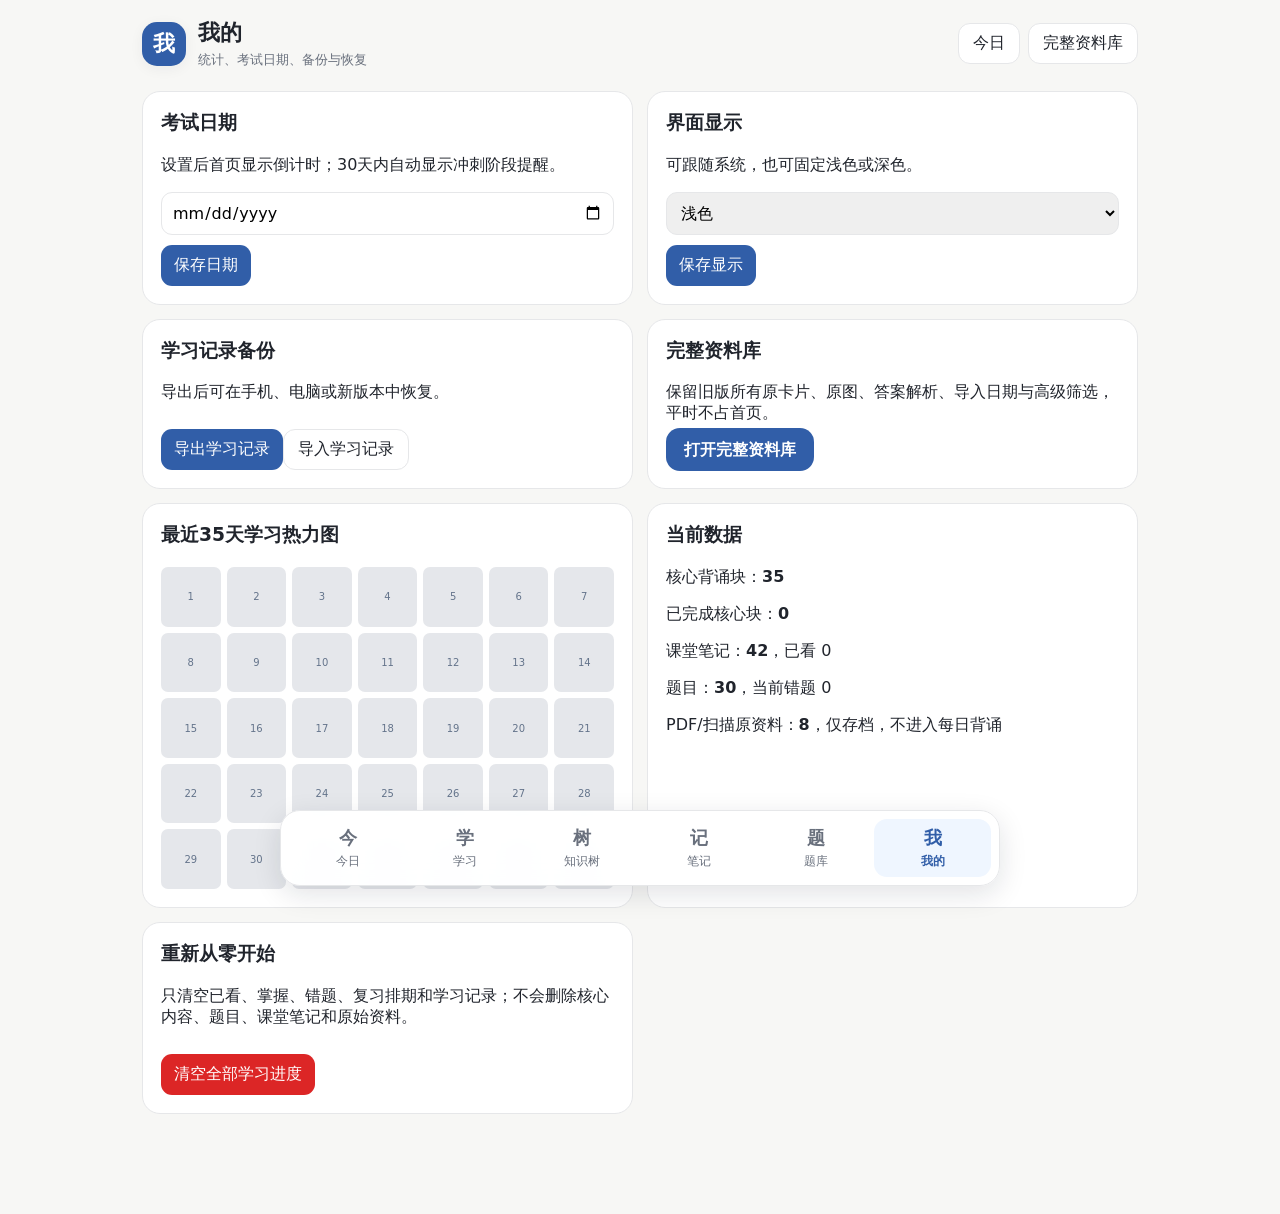
<file: me.html>
<!doctype html><html lang="zh-CN"><head><meta charset="utf-8"><meta name="viewport" content="width=device-width,initial-scale=1,viewport-fit=cover"><title>我的 · v60.6</title><meta name="theme-color" content="#2563eb"><link rel="icon" href="./icon-192.png"><link rel="stylesheet" href="./v60.css?v=60.6"><script src="./reset-start.js?v=60.6zero"></script></head><body>
<div class="app-shell"><header class="topbar"><div class="brand"><span class="brand-mark">我</span><div><h1>我的</h1><p>统计、考试日期、备份与恢复</p></div></div><div class="top-links"><a href="./index.html">今日</a><a href="./library.html">完整资料库</a></div></header>
<div class="settings-grid">
<section class="setting-card"><h3>考试日期</h3><p>设置后首页显示倒计时；30天内自动显示冲刺阶段提醒。</p><input id="examDate" type="date"><button id="saveExam">保存日期</button></section>
<section class="setting-card"><h3>界面显示</h3><p>可跟随系统，也可固定浅色或深色。</p><select id="themeSelect"><option value="system">跟随系统</option><option value="light">浅色</option><option value="dark">深色</option></select><button id="saveTheme">保存显示</button></section>
<section class="setting-card"><h3>学习记录备份</h3><p>导出后可在手机、电脑或新版本中恢复。</p><button id="exportData">导出学习记录</button><label class="ghost-btn" style="display:inline-block;margin-top:10px;cursor:pointer">导入学习记录<input id="importData" type="file" accept="application/json" hidden></label></section>
<section class="setting-card"><h3>完整资料库</h3><p>保留旧版所有原卡片、原图、答案解析、导入日期与高级筛选，平时不占首页。</p><a class="primary-btn" href="./library.html">打开完整资料库</a></section>
<section class="setting-card"><h3>最近35天学习热力图</h3><div id="heatmap" class="heatmap"></div></section>
<section class="setting-card"><h3>当前数据</h3><div id="dataStats"></div></section>
<section class="setting-card danger-zone"><h3>重新从零开始</h3><p>只清空已看、掌握、错题、复习排期和学习记录；不会删除核心内容、题目、课堂笔记和原始资料。</p><button id="resetProgress">清空全部学习进度</button></section>
</div></div>
<nav class="bottom-nav"><a href="./index.html"><b>今</b><span>今日</span></a><a href="./learn.html"><b>学</b><span>学习</span></a><a href="./knowledge.html"><b>树</b><span>知识树</span></a><a href="./notes.html"><b>记</b><span>笔记</span></a><a href="./questions.html"><b>题</b><span>题库</span></a><a class="active" href="./me.html"><b>我</b><span>我的</span></a></nav>
<script src="./knowledge-data.js?v=60.6"></script><script src="./v60-core.js?v=60.6"></script><script src="./me.js?v=60.6"></script></body></html>
</file>
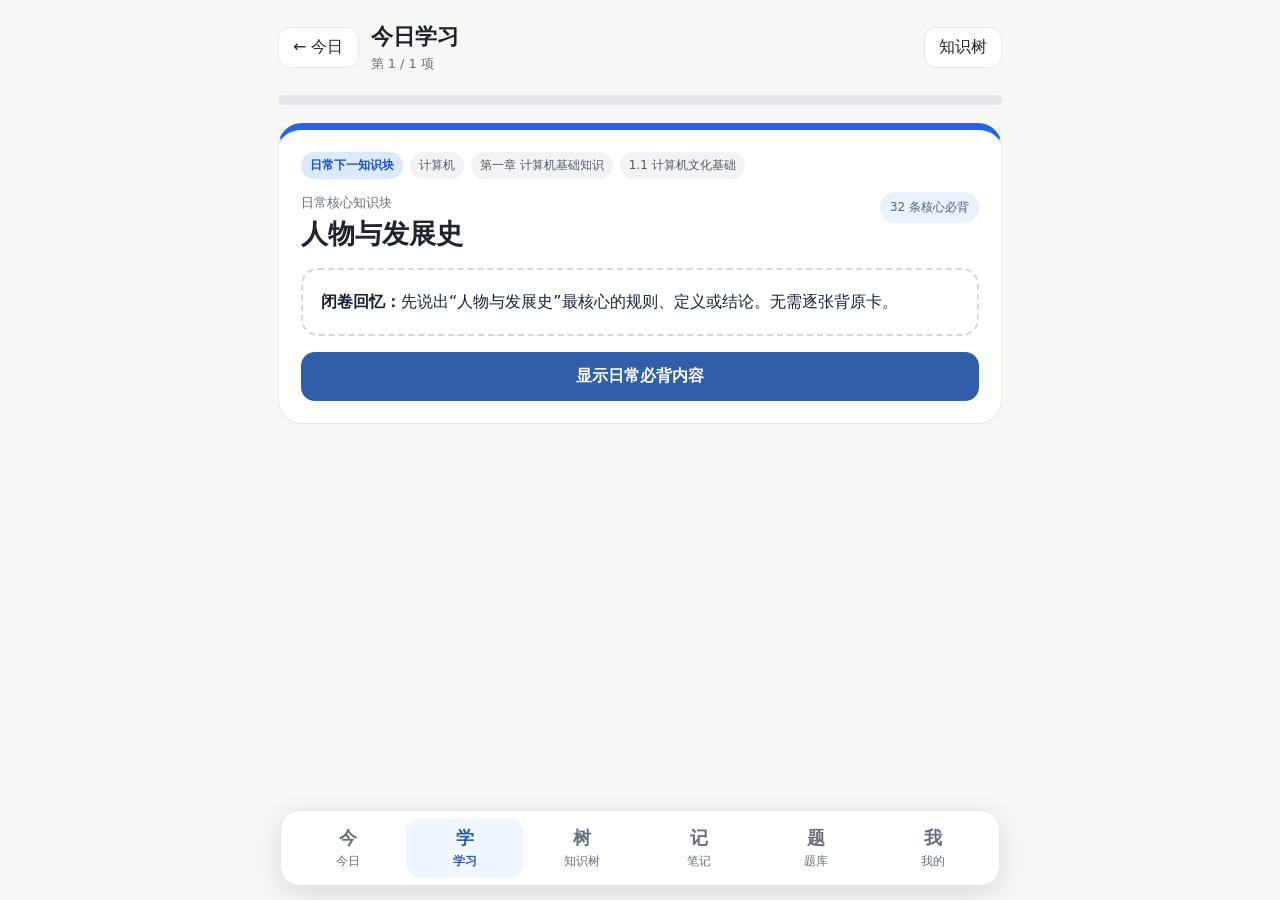
<file: memory.html>
<!doctype html><html lang="zh-CN"><head><meta charset="utf-8"><meta name="viewport" content="width=device-width,initial-scale=1"><title>正在进入今日学习</title><meta http-equiv="refresh" content="0;url=./learn.html"><script>location.replace('./learn.html'+location.search)</script></head><body></body></html>
</file>
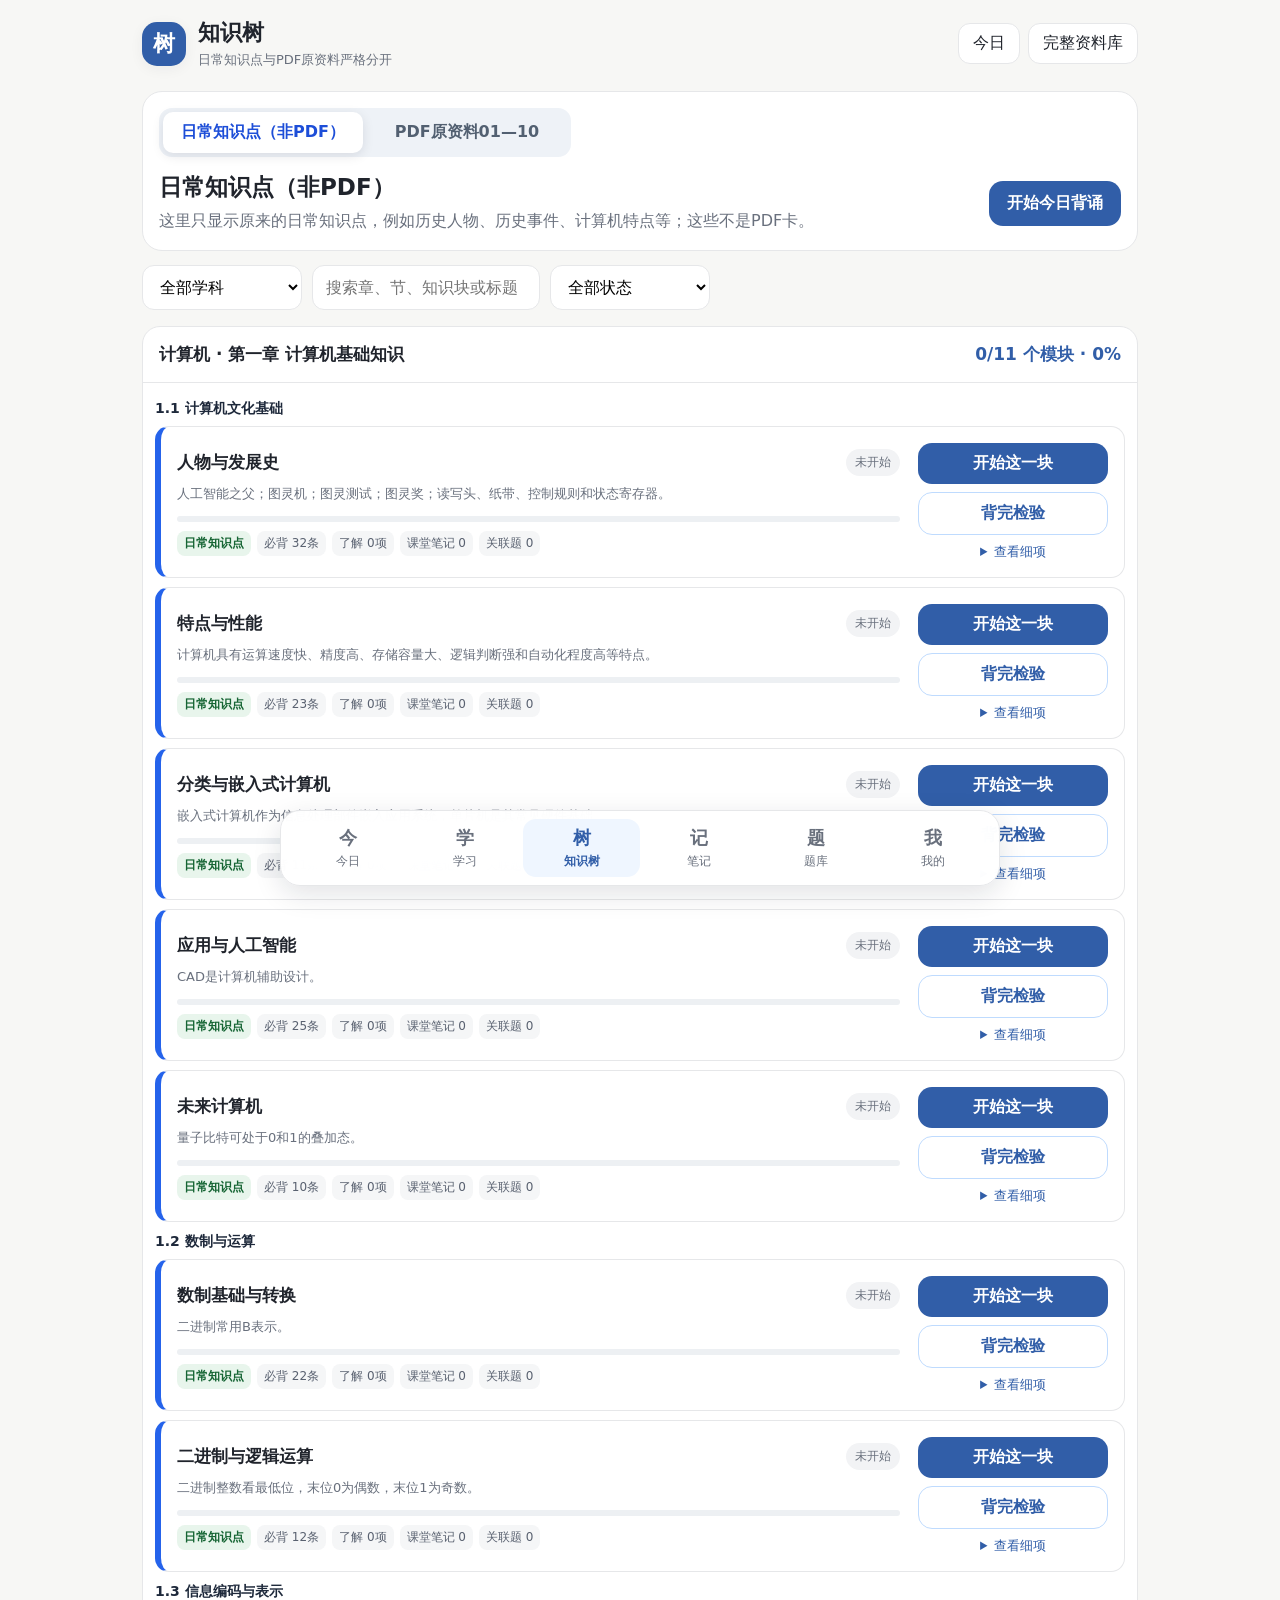
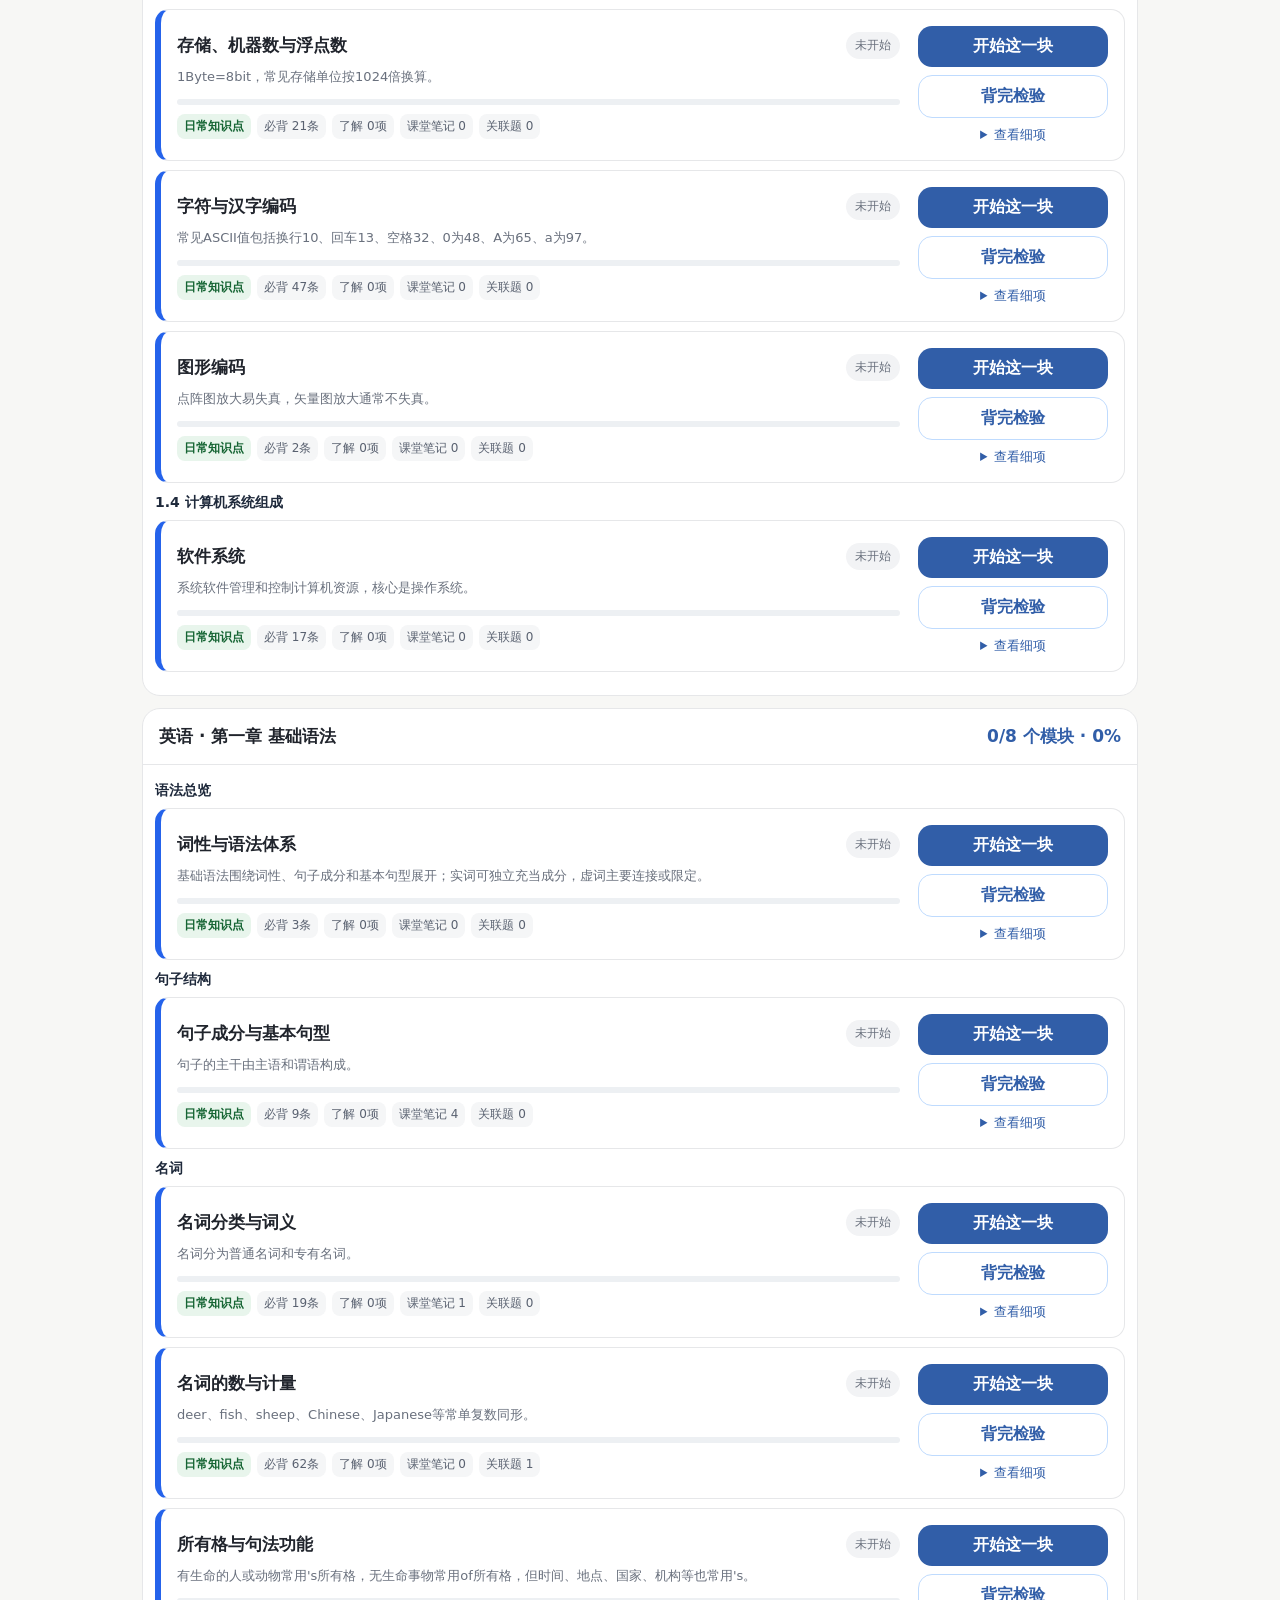
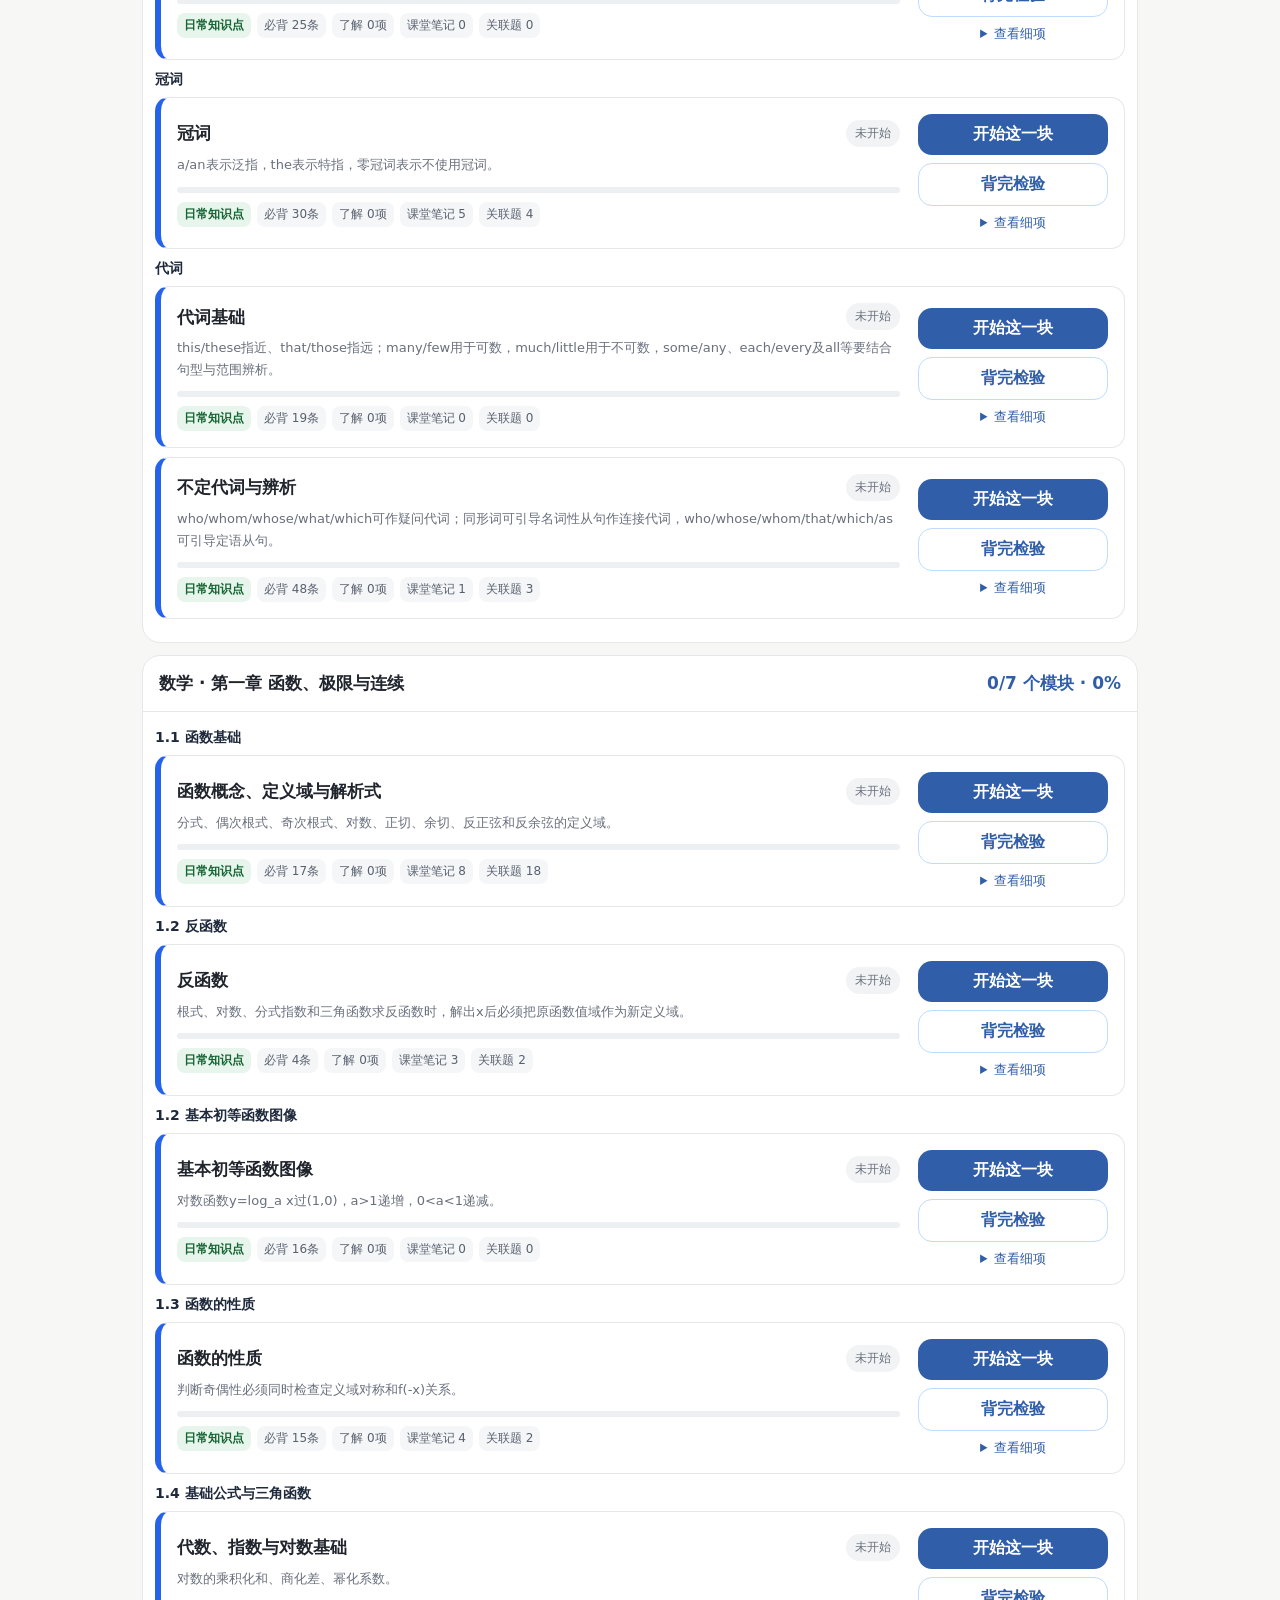
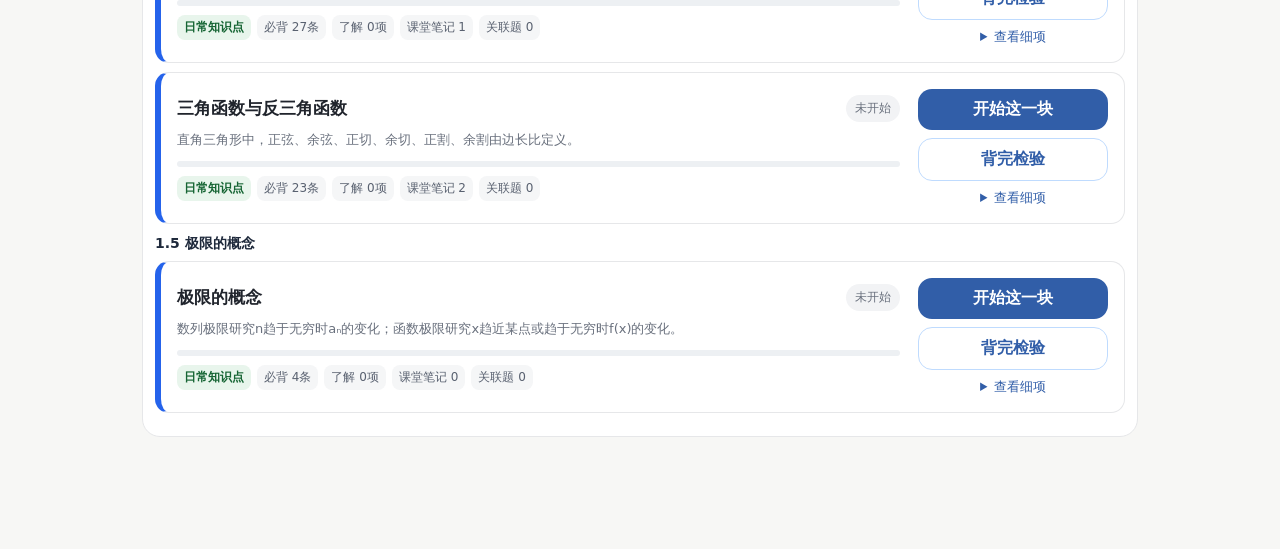
<file: mindmap.html>
<!doctype html><html lang="zh-CN"><head><meta charset="utf-8"><meta name="viewport" content="width=device-width,initial-scale=1"><title>正在进入知识树</title><meta http-equiv="refresh" content="0;url=./knowledge.html"><script>location.replace('./knowledge.html'+location.search)</script></head><body></body></html>
</file>
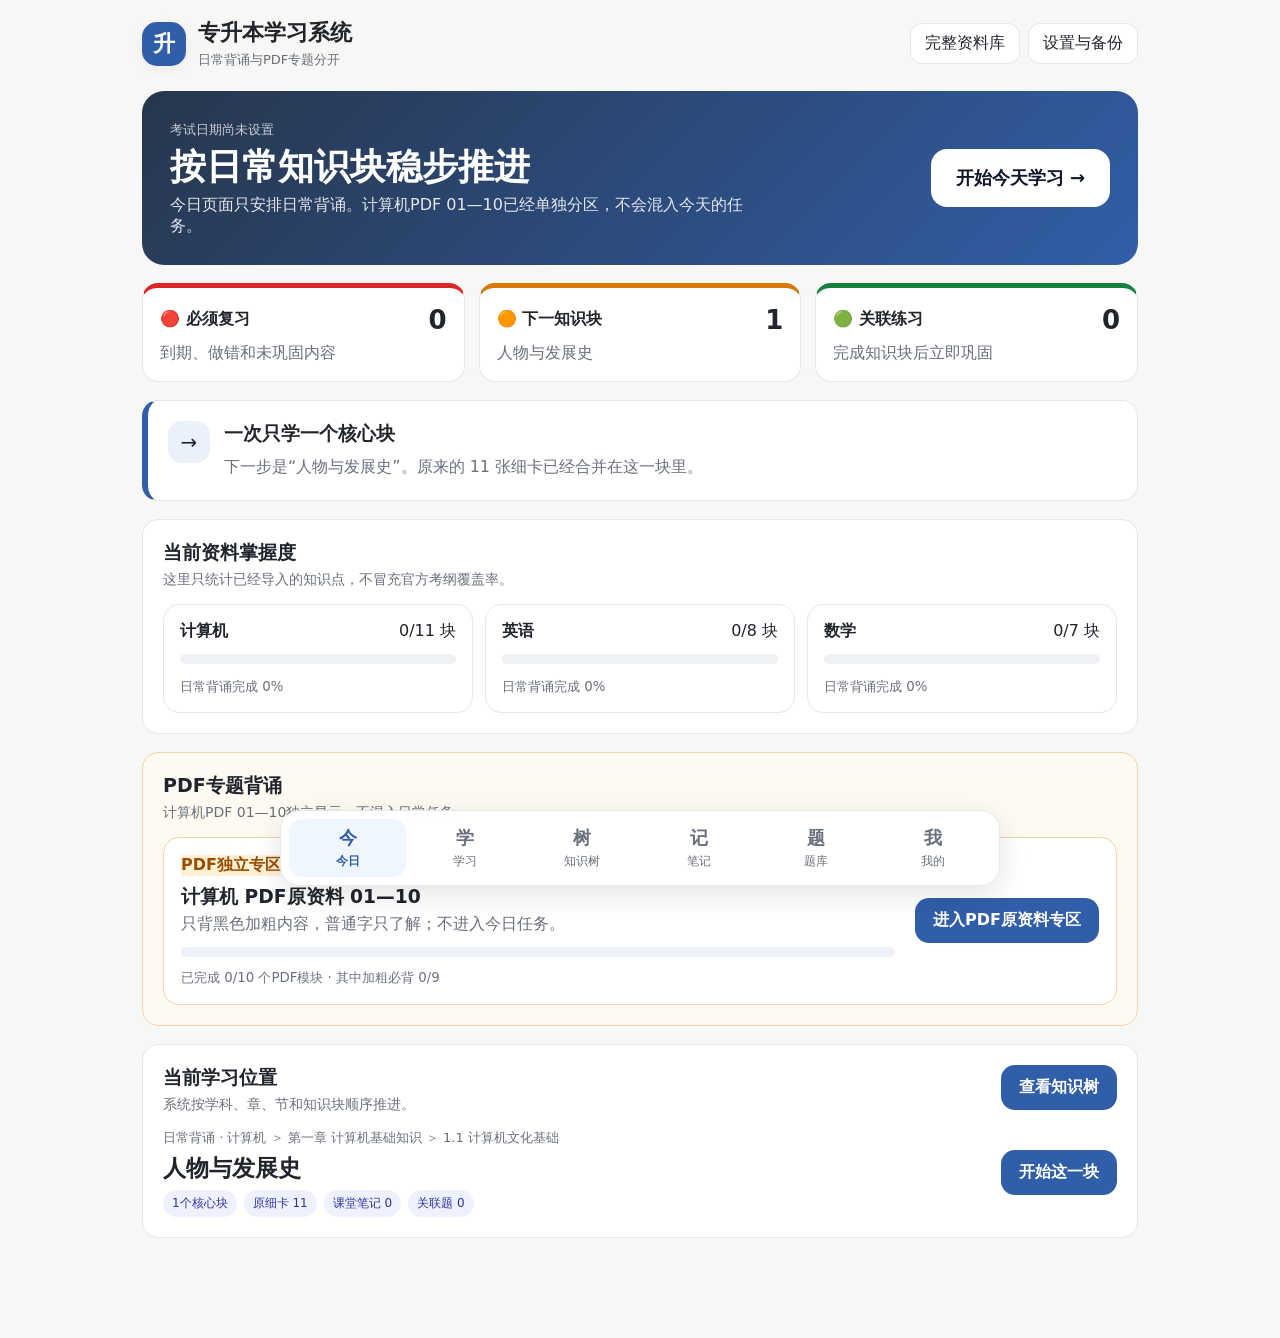
<file: original-home.html>
<!doctype html><html lang="zh-CN"><head><meta charset="utf-8"><meta name="viewport" content="width=device-width,initial-scale=1,viewport-fit=cover"><title>专升本学习系统 · v60.6</title><meta name="theme-color" content="#2563eb"><link rel="manifest" href="./manifest.webmanifest"><link rel="icon" href="./icon-192.png"><link rel="stylesheet" href="./v60.css?v=60.6"><script src="./reset-start.js?v=60.6zero"></script></head><body>

<div class="app-shell">
<header class="topbar"><div class="brand"><span class="brand-mark">升</span><div><h1>专升本学习系统</h1><p>日常背诵与PDF专题分开</p></div></div><div class="top-links"><a href="./library.html">完整资料库</a><a href="./me.html">设置与备份</a></div></header>
<section class="hero"><div><small id="countdownLabel">当前学习阶段</small><h2 id="countdownValue">从今天开始</h2><p id="heroText">日常背诵按章节推进，PDF 01—10单独复习。</p></div><div class="hero-side"><a class="start-btn" href="./learn.html">开始今天学习 →</a></div></section>
<section class="task-grid"><article class="task-card review"><header><span>🔴 必须复习</span><b id="dueCount">0</b></header><p>到期、做错和未巩固内容</p></article><article class="task-card learn"><header><span>🟠 下一知识块</span><b id="learnCount">0</b></header><p id="learnBlockName">等待生成</p></article><article class="task-card test"><header><span>🟢 关联练习</span><b id="questionCount">0</b></header><p>完成知识块后立即巩固</p></article></section>
<section id="coachPanel" class="section coach"></section>
<section class="section"><div class="section-head"><div><h2>当前资料掌握度</h2><p>这里只统计已经导入的知识点，不冒充官方考纲覆盖率。</p></div></div><div id="subjectProgress" class="subject-progress"></div></section>
<section class="section pdf-track-section"><div class="section-head"><div><h2>PDF专题背诵</h2><p>计算机PDF 01—10独立显示，不混入日常任务。</p></div></div><div id="pdfTrackProgress" class="pdf-track-progress"></div></section>
<section class="section"><div class="section-head"><div><h2>当前学习位置</h2><p>系统按学科、章、节和知识块顺序推进。</p></div><a class="primary-btn" href="./knowledge.html">查看知识树</a></div><div id="currentBlock" class="current-block"></div></section>
</div>
<nav class="bottom-nav"><a class="active" href="./index.html"><b>今</b><span>今日</span></a><a href="./learn.html"><b>学</b><span>学习</span></a><a href="./knowledge.html"><b>树</b><span>知识树</span></a><a href="./notes.html"><b>记</b><span>笔记</span></a><a href="./questions.html"><b>题</b><span>题库</span></a><a href="./me.html"><b>我</b><span>我的</span></a></nav>
<script src="./knowledge-data.js?v=60.6"></script><script src="./v60-core.js?v=60.6"></script><script src="./home.js?v=60.6"></script></body></html>
</file>
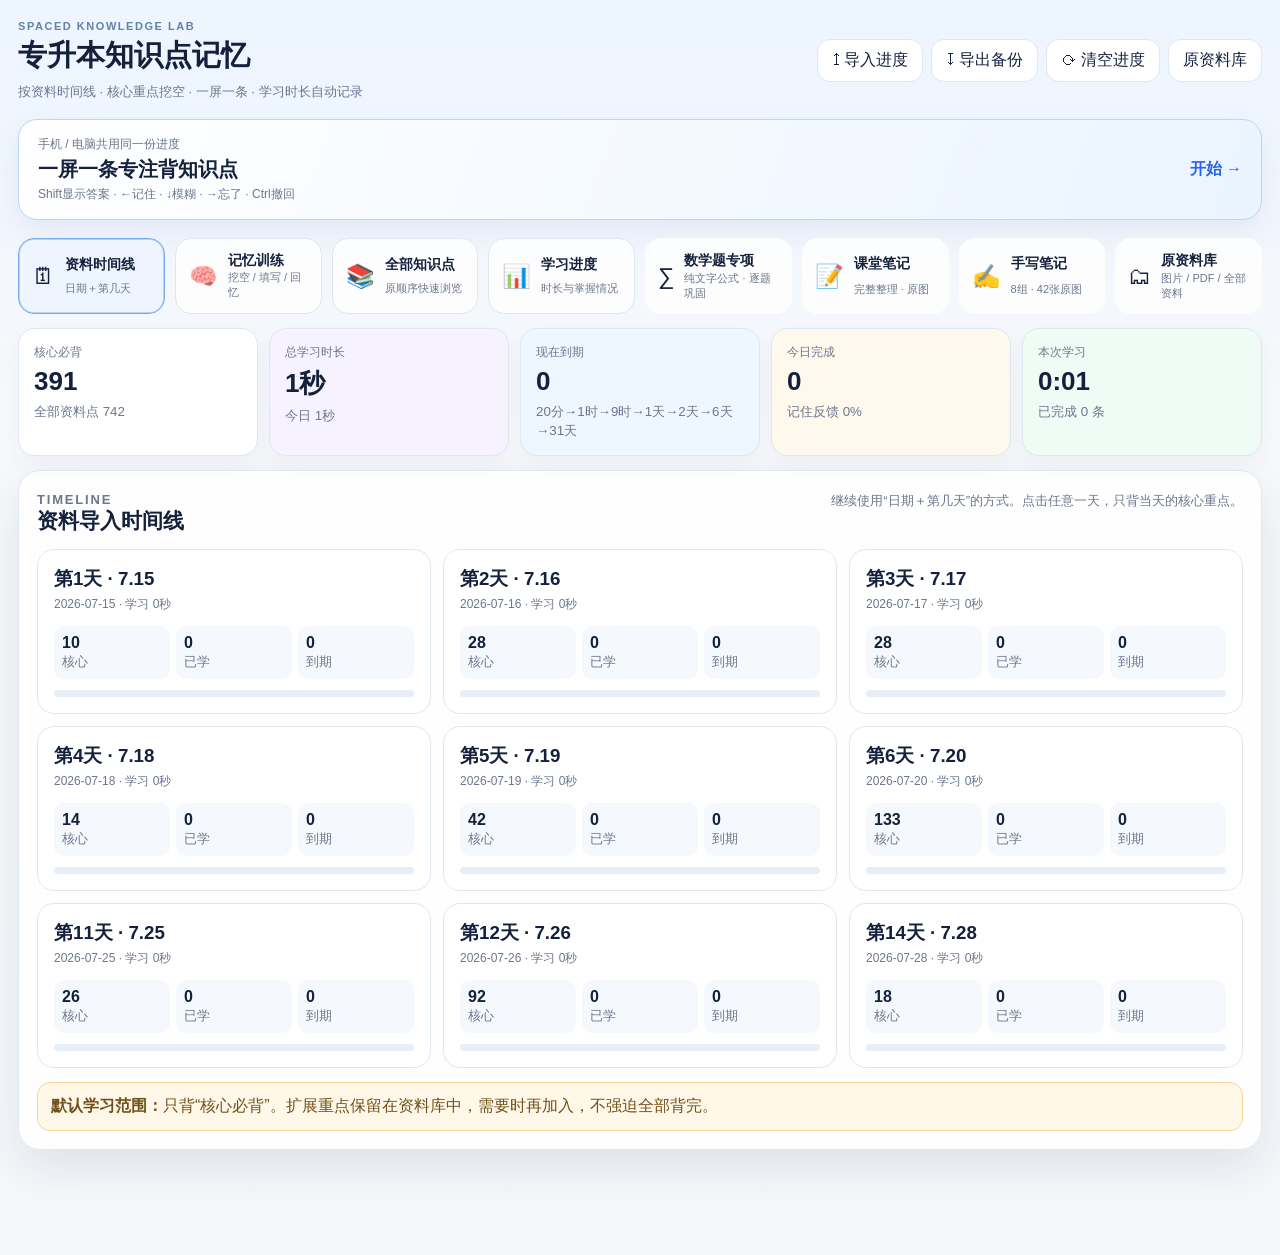
<file: point-memory.html>
<!doctype html>
<html lang="zh-CN">
<head>
  <meta charset="utf-8">
  <meta name="viewport" content="width=device-width,initial-scale=1,viewport-fit=cover">
  <title>专升本知识点记忆</title>
  <meta name="theme-color" content="#eaf4ff">
  <link rel="manifest" href="./manifest.webmanifest">
  <link rel="stylesheet" href="./point-memory.css?v=km-b007-mobile-original-20260808-classroom-split-20260808">
</head>
<body>
  <div class="app-shell">
    <header class="topbar">
      <div>
        <p class="eyebrow">Spaced Knowledge Lab</p>
        <h1>专升本知识点记忆</h1>
        <p class="subtitle">按资料时间线 · 核心重点挖空 · 一屏一条 · 学习时长自动记录</p>
      </div>
      <div class="topbar-actions">
        <button class="secondary-button" id="importButton">↥ 导入进度</button>
        <button class="secondary-button" id="exportButton">↧ 导出备份</button>
        <button class="secondary-button" id="resetButton">⟳ 清空进度</button>
        <a class="secondary-button link-button" href="./original-home.html">原资料库</a>
        <input id="importFile" type="file" accept="application/json" hidden>
      </div>
    </header>

    <button class="mobile-focus-entry" id="focusEntry" type="button">
      <span>
        <small>手机 / 电脑共用同一份进度</small>
        <strong>一屏一条专注背知识点</strong>
        <em>Shift显示答案 · ←记住 · ↓模糊 · →忘了 · Ctrl撤回</em>
      </span>
      <b>开始 →</b>
    </button>

    <nav class="module-switcher" aria-label="模块切换">
      <button class="module-button active" data-module="timeline"><span>🗓</span><strong>资料时间线</strong><small>日期＋第几天</small></button>
      <button class="module-button" data-module="study"><span>🧠</span><strong>记忆训练</strong><small>挖空 / 填写 / 回忆</small></button>
      <button class="module-button" data-module="browser"><span>📚</span><strong>全部知识点</strong><small>原顺序快速浏览</small></button>
      <button class="module-button" data-module="progress"><span>📊</span><strong>学习进度</strong><small>时长与掌握情况</small></button>
      <a class="module-button" href="./math-review.html"><span>∑</span><strong>数学题专项</strong><small>纯文字公式 · 逐题巩固</small></a>
      <a class="module-button" href="./class-notes.html"><span>📝</span><strong>课堂笔记</strong><small>完整整理 · 原图</small></a>
      <a class="module-button" href="./handwritten-notes.html"><span>✍</span><strong>手写笔记</strong><small>8组 · 42张原图</small></a>
      <a class="module-button" href="./original-home.html"><span>🗂</span><strong>原资料库</strong><small>图片 / PDF / 全部资料</small></a>
    </nav>

    <section class="stats-grid">
      <article class="metric"><span>核心必背</span><strong id="coreCount">0</strong><small id="allCount">全部资料点 0</small></article>
      <article class="metric time"><span>总学习时长</span><strong id="totalStudyTime">0分</strong><small id="todayStudyTime">今日 0分</small></article>
      <article class="metric accent"><span>现在到期</span><strong id="dueCount">0</strong><small>20分→1时→9时→1天→2天→6天→31天</small></article>
      <article class="metric warm"><span>今日完成</span><strong id="todayDone">0</strong><small id="todayAccuracy">正确反馈 0%</small></article>
      <article class="metric calm"><span>本次学习</span><strong id="sessionTime">0:00</strong><small id="sessionActions">已完成 0 条</small></article>
    </section>

    <section class="module-section active" data-section="timeline">
      <div class="panel-heading">
        <div><p class="eyebrow">Timeline</p><h2>资料导入时间线</h2></div>
        <p>继续使用“日期＋第几天”的方式。点击任意一天，只背当天的核心重点。</p>
      </div>
      <div id="timelineGrid" class="timeline-grid"></div>
      <div class="timeline-note">
        <strong>默认学习范围：</strong>只背“核心必背”。扩展重点保留在资料库中，需要时再加入，不强迫全部背完。
      </div>
    </section>

    <section class="module-section" data-section="study">
      <div class="hero-workbench">
        <main class="study-area">
          <div class="panel-heading compact">
            <div><p class="eyebrow">Now</p><h2>记忆卡片</h2></div>
            <div class="session-tools"><span id="scopeChip" class="chip">核心必背</span><span id="clockNow" class="chip">--:--</span></div>
          </div>

          <div class="mode-tabs" id="scopeTabs">
            <button class="tab-button active" data-scope="due">到期复习</button>
            <button class="tab-button" data-scope="new">新知识点</button>
            <button class="tab-button" data-scope="wrong">错点回炉</button>
            <button class="tab-button" data-scope="all">全部抽查</button>
          </div>

          <div class="practice-switch" id="practiceTabs">
            <button class="practice-button active" data-practice="cloze">重点挖空</button>
            <button class="practice-button" data-practice="type">关键词填写</button>
            <button class="practice-button" data-practice="recall">看标题回忆</button>
          </div>

          <div class="quick-row">
            <button data-quick="3">3分钟极速</button>
            <button data-quick="5">5分钟极速</button>
            <button data-quick="10">10分钟极速</button>
            <button id="recentButton">最近10条</button>
          </div>

          <article id="activeCard" class="knowledge-card"></article>
        </main>

        <aside class="schedule-panel">
          <div class="panel-heading compact"><div><p class="eyebrow">Range</p><h2>学习范围</h2></div></div>
          <div class="filter-grid">
            <label><span>背诵级别</span><select id="tierFilter"><option value="core">核心必背</option><option value="core+extended">核心＋扩展重点</option><option value="all">全部资料点</option></select></label>
            <label><span>学科</span><select id="subjectFilter"></select></label>
            <label><span>第几天</span><select id="dayFilter"></select></label>
            <label><span>章节</span><select id="chapterFilter"></select></label>
          </div>
          <div class="range-summary" id="rangeSummary"></div>
          <div class="interval-help"><b>同单词版复习阶段</b><span>记住：20分钟 → 1小时 → 9小时 → 1天 → 2天 → 6天 → 31天</span><span>模糊：8分钟后回炉｜忘了：2分钟后回炉</span></div><div class="keyboard-help"><b>键盘操作</b><span>Shift 显示答案</span><span>← 记住</span><span>↓ 模糊</span><span>→ 忘了</span><span>Ctrl 撤回上一条</span></div>
        </aside>
      </div>
    </section>

    <section class="module-section" data-section="browser">
      <div class="panel-heading"><div><p class="eyebrow">Library</p><h2>全部知识点快速浏览</h2></div><p id="browserCount"></p></div>
      <div class="browser-toolbar">
        <input id="browserSearch" placeholder="搜索标题、内容、章节或关键词">
        <select id="browserSubject"></select>
        <select id="browserTier"><option value="">全部级别</option><option value="core">核心必背</option><option value="extended">扩展重点</option><option value="reference">资料了解</option></select>
        <select id="browserStatus"><option value="">全部状态</option><option value="new">未学习</option><option value="remember">记住</option><option value="fuzzy">模糊</option><option value="forgot">忘了</option></select>
        <select id="browserDay"></select>
        <select disabled><option>我的原始顺序</option></select>
      </div>
      <div id="pointList" class="point-list"></div>
      <div class="pager"><button id="prevPage">上一页</button><span id="pageInfo"></span><button id="nextPage">下一页</button></div>
    </section>

    <section class="module-section" data-section="progress">
      <div class="panel-heading"><div><p class="eyebrow">Progress</p><h2>学习进度与时长</h2></div><p>学习时长只在页面可见且两分钟内有操作时累计。</p></div>
      <div id="progressCards" class="progress-cards"></div>
      <div class="progress-layout">
        <div class="progress-panel"><h3>按学科</h3><div id="subjectProgress"></div></div>
        <div class="progress-panel"><h3>按资料天数</h3><div id="dayProgress"></div></div>
      </div>
    </section>
  </div>

  <div id="focusMode" class="focus-mode" hidden>
    <header><button id="exitFocus">退出</button><div><strong>一屏一条</strong><span id="focusMeta"></span></div><span id="focusCount"></span></header>
    <div class="focus-progress"><span id="focusProgressBar"></span></div>
    <main id="focusCard"></main>
  </div>

  <nav class="bottom-nav">
    <button data-module="timeline" class="active">时间线</button>
    <button data-module="study">背诵</button>
    <a href="./math-review.html">数学题</a>
    <a href="./class-notes.html">课堂</a>
    <a href="./handwritten-notes.html">手写</a>
    <button data-module="progress">进度</button>
  </nav>

  <script src="./knowledge-memory-data.js?v=km-b007-mobile-original-20260808-classroom-split-20260808"></script>
  <script src="./point-memory.js?v=km-b007-mobile-original-20260808-classroom-split-20260808"></script>
</body>
</html>
</file>
<file: v60.css>
:root{--bg:#f4f6f8;--panel:#fff;--text:#172033;--muted:#6b7280;--line:#e5e7eb;--blue:#2563eb;--blue2:#dbeafe;--red:#dc2626;--red2:#fee2e2;--orange:#d97706;--orange2:#ffedd5;--green:#15803d;--green2:#dcfce7;--shadow:0 10px 28px rgba(15,23,42,.08);--radius:20px}*{box-sizing:border-box}html{background:var(--bg);color:var(--text);font-family:"Microsoft YaHei",system-ui,-apple-system,sans-serif}body{margin:0;min-height:100vh;background:var(--bg)}button,input,select,textarea{font:inherit}button,a{touch-action:manipulation}.app-shell{max-width:1180px;margin:auto;padding:22px 22px 100px}.topbar{display:flex;align-items:center;justify-content:space-between;gap:18px;margin-bottom:22px}.brand{display:flex;align-items:center;gap:12px}.brand-mark{width:44px;height:44px;border-radius:15px;background:var(--blue);color:#fff;display:grid;place-items:center;font-size:22px;font-weight:800;box-shadow:var(--shadow)}.brand h1{font-size:22px;margin:0}.brand p{margin:3px 0 0;color:var(--muted);font-size:13px}.top-links{display:flex;gap:8px}.top-links a,.ghost-btn{border:1px solid var(--line);background:var(--panel);color:var(--text);text-decoration:none;padding:9px 14px;border-radius:12px}.hero{background:linear-gradient(135deg,#0f172a,#1d4ed8);color:#fff;border-radius:28px;padding:28px;box-shadow:var(--shadow);display:grid;grid-template-columns:1.3fr .7fr;gap:24px}.hero small{opacity:.75}.hero h2{font-size:36px;line-height:1.1;margin:8px 0}.hero p{margin:0;opacity:.88}.hero-side{display:flex;align-items:center;justify-content:flex-end}.start-btn{background:#fff;color:#0f172a;text-decoration:none;padding:17px 25px;border-radius:16px;font-weight:800;font-size:18px;display:inline-flex;align-items:center;gap:8px}.task-grid{display:grid;grid-template-columns:repeat(3,1fr);gap:14px;margin-top:18px}.task-card{background:var(--panel);border-radius:var(--radius);padding:20px;box-shadow:var(--shadow);border:1px solid var(--line)}.task-card header{display:flex;justify-content:space-between;align-items:center}.task-card header span{font-weight:800}.task-card header b{font-size:30px}.task-card p{color:var(--muted);margin:8px 0 0}.task-card.review{border-top:5px solid var(--red)}.task-card.learn{border-top:5px solid var(--orange)}.task-card.test{border-top:5px solid var(--green)}.section{margin-top:18px;background:var(--panel);border:1px solid var(--line);border-radius:var(--radius);padding:20px;box-shadow:var(--shadow)}.section-head{display:flex;justify-content:space-between;gap:12px;align-items:flex-start;margin-bottom:15px}.section-head h2{font-size:19px;margin:0}.section-head p{color:var(--muted);margin:5px 0 0;font-size:14px}.coach{display:flex;gap:14px;align-items:flex-start;border-left:6px solid var(--blue)}.coach.danger{border-left-color:var(--red)}.coach.warn{border-left-color:var(--orange)}.coach-icon{width:42px;height:42px;border-radius:14px;background:var(--blue2);display:grid;place-items:center;font-size:20px}.coach h3{margin:0 0 6px}.coach p{margin:0;color:var(--muted);line-height:1.7}.subject-progress{display:grid;grid-template-columns:repeat(3,1fr);gap:12px}.progress-card{border:1px solid var(--line);border-radius:16px;padding:16px}.progress-card header{display:flex;justify-content:space-between}.bar{height:10px;background:#eef2f7;border-radius:99px;overflow:hidden;margin:12px 0}.bar i{display:block;height:100%;background:var(--blue);border-radius:99px}.progress-card small{color:var(--muted)}.current-block{display:grid;grid-template-columns:1fr auto;gap:18px;align-items:center}.path{color:var(--muted);font-size:13px}.current-block h3{font-size:23px;margin:6px 0}.badges{display:flex;flex-wrap:wrap;gap:7px}.badge{padding:5px 9px;border-radius:999px;background:#eef2ff;color:#3730a3;font-size:12px}.primary-btn{background:var(--blue);color:#fff;border:0;text-decoration:none;border-radius:14px;padding:12px 18px;font-weight:800}.bottom-nav{position:fixed;z-index:30;left:50%;bottom:14px;transform:translateX(-50%);width:min(720px,calc(100% - 24px));display:grid;grid-template-columns:repeat(6,1fr);background:rgba(255,255,255,.96);border:1px solid var(--line);box-shadow:0 14px 40px rgba(15,23,42,.18);border-radius:20px;padding:8px;backdrop-filter:blur(14px)}.bottom-nav a{text-decoration:none;color:var(--muted);display:flex;flex-direction:column;align-items:center;gap:3px;font-size:12px;padding:7px 2px;border-radius:13px}.bottom-nav a.active{background:#eff6ff;color:var(--blue);font-weight:800}.bottom-nav b{font-size:18px}.page-title{margin:6px 0 18px}.page-title h1{margin:0;font-size:28px}.page-title p{margin:7px 0 0;color:var(--muted)}.filter-row{display:flex;gap:10px;flex-wrap:wrap;margin-bottom:16px}.filter-row input,.filter-row select{background:var(--panel);border:1px solid var(--line);border-radius:12px;padding:11px 13px;min-width:160px}.tree-chapter{background:var(--panel);border:1px solid var(--line);border-radius:18px;margin-bottom:12px;overflow:hidden}.tree-chapter>summary{list-style:none;cursor:pointer;padding:18px;display:flex;justify-content:space-between;gap:12px;align-items:center;font-weight:800}.tree-chapter>summary::-webkit-details-marker{display:none}.chapter-body{border-top:1px solid var(--line);padding:14px}.tree-section{margin-bottom:14px}.tree-section h3{font-size:15px;margin:7px 0 9px;color:#334155}.block-grid{display:grid;grid-template-columns:repeat(2,minmax(0,1fr));gap:10px}.block-card{border:1px solid var(--line);border-radius:15px;padding:14px;background:#fbfcfe}.block-card header{display:flex;justify-content:space-between;gap:10px}.block-card h4{margin:0}.block-card p{color:var(--muted);font-size:13px;margin:8px 0}.mini-progress{height:7px;background:#e5e7eb;border-radius:99px;overflow:hidden}.mini-progress i{display:block;height:100%;background:var(--green)}.block-card details{margin-top:10px}.block-card summary{cursor:pointer;color:var(--blue);font-size:13px}.item-links{display:grid;gap:7px;margin-top:9px}.item-links a{border:1px solid var(--line);border-radius:10px;padding:9px;text-decoration:none;color:var(--text);font-size:13px;background:#fff}.note-layout{display:grid;grid-template-columns:360px minmax(0,1fr);gap:16px}.note-list{display:grid;gap:9px;max-height:calc(100vh - 210px);overflow:auto;padding-right:4px}.note-item{background:var(--panel);border:1px solid var(--line);border-radius:15px;padding:13px;text-align:left;cursor:pointer}.note-item.active{border-color:var(--blue);box-shadow:0 0 0 3px var(--blue2)}.note-item b{display:block}.note-item span{display:block;color:var(--muted);font-size:12px;margin-top:5px}.note-detail{background:var(--panel);border:1px solid var(--line);border-radius:18px;padding:20px;min-height:420px}.meta-grid{display:flex;flex-wrap:wrap;gap:7px;margin:12px 0}.meta-grid span{background:#f1f5f9;border-radius:9px;padding:6px 9px;font-size:12px}.detail-actions{display:flex;gap:9px;flex-wrap:wrap;margin:14px 0}.detail-actions button,.detail-actions a{border:1px solid var(--line);background:#fff;color:var(--text);text-decoration:none;padding:9px 12px;border-radius:11px}.detail-actions .active{background:var(--green2);color:var(--green);border-color:#bbf7d0}.detail-images{display:grid;grid-template-columns:repeat(2,minmax(0,1fr));gap:10px}.detail-images img{width:100%;border-radius:12px;border:1px solid var(--line)}.question-list{display:grid;gap:12px}.question-card{background:var(--panel);border:1px solid var(--line);border-radius:18px;padding:18px}.question-card.wrong{border-left:6px solid var(--red)}.question-card.correct{border-left:6px solid var(--green)}.question-card h3{margin:7px 0 10px}.question-card .problem{font-weight:700;line-height:1.7}.choices p{margin:6px 0;padding:8px 10px;background:#f8fafc;border-radius:10px}.answer-box{display:none;border-top:1px dashed var(--line);margin-top:12px;padding-top:12px;line-height:1.75}.answer-box.open{display:block}.question-actions{display:flex;gap:8px;flex-wrap:wrap;margin-top:12px}.question-actions button,.question-actions a{border:1px solid var(--line);border-radius:10px;padding:9px 12px;background:#fff;text-decoration:none;color:var(--text)}.question-actions .wrong-btn{background:var(--red2);color:var(--red)}.question-actions .correct-btn{background:var(--green2);color:var(--green)}.learn-shell{max-width:760px;margin:auto;padding:22px 18px 110px}.learn-progress{height:10px;background:#e5e7eb;border-radius:99px;overflow:hidden;margin:12px 0 18px}.learn-progress i{display:block;height:100%;background:var(--blue);transition:width .25s}.study-card{background:var(--panel);border:1px solid var(--line);border-radius:24px;padding:24px;box-shadow:var(--shadow)}.study-card h1{font-size:29px;margin:8px 0 18px}.study-meta{display:flex;flex-wrap:wrap;gap:7px}.study-meta span{font-size:12px;padding:5px 9px;border-radius:999px;background:#f1f5f9}.recall-panel{border:2px dashed #cbd5e1;border-radius:17px;padding:18px;line-height:1.75;background:#f8fafc}.reveal-btn{width:100%;border:0;background:var(--blue);color:#fff;border-radius:14px;padding:14px;font-weight:800;margin-top:16px}.answer-panel{display:none;margin-top:17px;border-top:1px solid var(--line);padding-top:16px;line-height:1.75}.answer-panel.open{display:block}.answer-panel ul,.answer-panel ol{padding-left:22px}.keyword-row{display:flex;flex-wrap:wrap;gap:7px}.keyword-row span{background:#eef2ff;color:#3730a3;padding:5px 9px;border-radius:999px;font-size:12px}.grade-row{display:none;grid-template-columns:repeat(3,1fr);gap:9px;margin-top:18px}.grade-row.open{display:grid}.grade-row button{border:0;border-radius:14px;padding:13px;font-weight:800}.grade-row button[data-grade="0"]{background:var(--red2);color:var(--red)}.grade-row button[data-grade="1"]{background:var(--orange2);color:var(--orange)}.grade-row button[data-grade="2"]{background:var(--green2);color:var(--green)}.session-done{text-align:center;background:var(--panel);border-radius:24px;padding:36px;box-shadow:var(--shadow)}.settings-grid{display:grid;grid-template-columns:repeat(2,1fr);gap:14px}.setting-card{background:var(--panel);border:1px solid var(--line);border-radius:18px;padding:18px}.setting-card h3{margin-top:0}.setting-card input,.setting-card select{width:100%;border:1px solid var(--line);border-radius:11px;padding:10px}.setting-card button{margin-top:10px;border:0;background:var(--blue);color:#fff;padding:10px 13px;border-radius:11px}.danger-zone button{background:var(--red)}.heatmap{display:grid;grid-template-columns:repeat(7,1fr);gap:6px}.heatmap span{aspect-ratio:1;border-radius:7px;background:#e5e7eb;display:grid;place-items:center;font-size:10px;color:#64748b}.heatmap span.l1{background:#bbf7d0}.heatmap span.l2{background:#4ade80;color:#064e3b}.heatmap span.l3{background:#15803d;color:#fff}.empty{padding:28px;text-align:center;color:var(--muted)}.zero-start-warning{background:#7f1d1d;color:#fff;text-align:center;padding:8px 12px;font-size:13px}.hidden{display:none!important}@media(max-width:820px){.app-shell{padding:14px 12px 94px}.topbar{align-items:flex-start}.top-links{display:none}.brand h1{font-size:18px}.hero{grid-template-columns:1fr;padding:22px}.hero h2{font-size:30px}.hero-side{justify-content:flex-start}.task-grid,.subject-progress{grid-template-columns:1fr}.current-block{grid-template-columns:1fr}.bottom-nav{bottom:8px;border-radius:17px}.bottom-nav a{font-size:10px}.bottom-nav b{font-size:16px}.block-grid{grid-template-columns:1fr}.note-layout{grid-template-columns:1fr}.note-list{max-height:none}.note-detail{display:none}.note-detail.mobile-open{display:block;position:fixed;z-index:50;inset:0;overflow:auto;border-radius:0;padding:16px 14px 100px}.detail-images{grid-template-columns:1fr}.settings-grid{grid-template-columns:1fr}.page-title h1{font-size:24px}.study-card{padding:18px}.study-card h1{font-size:25px}.grade-row{grid-template-columns:1fr}.filter-row input,.filter-row select{width:100%;min-width:0}}/* v60.1 显示修复：主题样式必须按主题作用域生效，避免浅色页面出现深色卡片和深色文字 */
@media (prefers-color-scheme: dark){
  html[data-theme="system"]{
    --bg:#0f172a;--panel:#162033;--text:#f8fafc;--muted:#cbd5e1;--line:#3b4a61;
    --blue:#60a5fa;--blue2:#1e3a8a;--red2:#4c1d1d;--orange2:#4a2d0c;--green2:#163b26
  }
  html[data-theme="system"] .block-card,
  html[data-theme="system"] .choices p,
  html[data-theme="system"] .recall-panel,
  html[data-theme="system"] .item-links a,
  html[data-theme="system"] .detail-actions button,
  html[data-theme="system"] .detail-actions a,
  html[data-theme="system"] .question-actions button,
  html[data-theme="system"] .question-actions a{background:#111827;color:var(--text)}
  html[data-theme="system"] .tree-section h3{color:#e2e8f0}
}
html[data-theme="dark"]{
  --bg:#0f172a;--panel:#162033;--text:#f8fafc;--muted:#cbd5e1;--line:#3b4a61;
  --blue:#60a5fa;--blue2:#1e3a8a;--red2:#4c1d1d;--orange2:#4a2d0c;--green2:#163b26;
  color-scheme:dark
}
html[data-theme="dark"] .block-card,
html[data-theme="dark"] .choices p,
html[data-theme="dark"] .recall-panel,
html[data-theme="dark"] .item-links a,
html[data-theme="dark"] .detail-actions button,
html[data-theme="dark"] .detail-actions a,
html[data-theme="dark"] .question-actions button,
html[data-theme="dark"] .question-actions a{background:#111827;color:var(--text)}
html[data-theme="dark"] .tree-section h3{color:#e2e8f0}
html[data-theme="light"]{color-scheme:light}
html[data-theme="light"] .block-card,
html[data-theme="light"] .choices p,
html[data-theme="light"] .recall-panel,
html[data-theme="light"] .item-links a,
html[data-theme="light"] .detail-actions button,
html[data-theme="light"] .detail-actions a,
html[data-theme="light"] .question-actions button,
html[data-theme="light"] .question-actions a{background:#fff;color:#172033}
html[data-theme="light"] .tree-section h3{color:#1e293b}

/* 知识树高对比度 */
.block-card{border-color:#cbd5e1;box-shadow:0 4px 14px rgba(15,23,42,.06)}
.block-card h4{font-size:17px;line-height:1.45;color:var(--text);font-weight:900}
.block-card header>b{font-size:17px;color:var(--blue);font-weight:900}
.block-card p{font-size:14px;line-height:1.55;color:var(--muted)}
.block-card .detail-actions a{font-weight:800;border-color:#cbd5e1}
.block-card details>summary{font-size:14px;font-weight:800;color:var(--blue);padding:4px 0}
.tree-chapter>summary{font-size:17px;color:var(--text)}
.tree-chapter>summary em{font-style:normal;color:var(--blue);font-weight:900}
.tree-section h3{font-size:16px;font-weight:900}
.mini-progress{background:#dbe3ee;height:8px}
@media(max-width:820px){.block-card h4{font-size:16px}.tree-chapter>summary{font-size:16px}}

/* v60.2 核心块精简与舒适阅读 */
:root{--bg:#f7f7f5;--panel:#ffffff;--text:#20242c;--muted:#69707d;--line:#e6e7e9;--blue:#315ea8;--blue2:#eaf1fb;--shadow:0 3px 14px rgba(25,35,55,.055);--radius:16px}
.app-shell{max-width:1040px;padding-top:18px}.hero{border-radius:22px;background:linear-gradient(135deg,#27364c,#315ea8);box-shadow:none}.section,.task-card,.tree-chapter,.setting-card,.note-detail,.question-card,.study-card{box-shadow:none}.task-card{padding:17px}.task-card header b{font-size:26px}.bottom-nav{box-shadow:0 8px 28px rgba(15,23,42,.12)}
.page-title{background:var(--panel);border:1px solid var(--line);border-radius:16px;padding:18px}.page-title h1{font-size:23px}.page-title p{line-height:1.7}
.compact-block-list{display:grid;gap:9px}.compact-block-row{display:grid;grid-template-columns:minmax(0,1fr) 190px;gap:18px;align-items:center;background:var(--panel);border:1px solid var(--line);border-radius:14px;padding:16px}.compact-block-title{display:flex;align-items:center;justify-content:space-between;gap:12px}.compact-block-title h4{font-size:17px;margin:0;line-height:1.45}.compact-block-title span{white-space:nowrap;font-size:12px;color:var(--muted);background:#f2f3f5;border-radius:999px;padding:5px 9px}.compact-block-main>p{margin:7px 0 11px;color:var(--muted);font-size:13px;line-height:1.65}.compact-meta{display:flex;flex-wrap:wrap;gap:6px;margin-top:9px}.compact-meta span{font-size:12px;color:#596170;background:#f5f6f7;border-radius:8px;padding:4px 7px}.compact-block-actions{display:grid;gap:8px;align-self:stretch;align-content:center}.compact-block-actions .primary-btn{text-align:center;padding:10px 12px}.compact-block-actions details{font-size:13px}.compact-block-actions summary{cursor:pointer;color:var(--blue);text-align:center}.fine-item-list{display:grid;gap:6px;margin-top:8px}.fine-item-list a{display:block;text-decoration:none;color:var(--text);background:#f7f8fa;border:1px solid var(--line);border-radius:9px;padding:8px 9px;font-size:12px;line-height:1.45}.fine-item-list a:hover{border-color:#9fb4d4}
.compact-study-card{padding:22px}.compact-study-heading{display:flex;justify-content:space-between;gap:16px;align-items:flex-start;margin:13px 0 16px}.compact-study-heading small{color:var(--muted)}.compact-study-heading h1{margin:4px 0 0;font-size:27px}.compact-study-heading>span{font-size:12px;color:#536274;background:var(--blue2);border-radius:999px;padding:7px 10px;white-space:nowrap}.compact-core{background:#fbfbfa;border:1px solid var(--line);border-radius:15px;padding:17px}.compact-core-title{font-weight:900;margin-bottom:10px;color:#213b66}.compact-core ul{margin:0;padding-left:22px}.compact-core li{margin:8px 0;line-height:1.72}.fine-items{margin-top:15px;border-top:1px dashed var(--line);padding-top:13px}.fine-items summary{cursor:pointer;color:var(--blue);font-weight:700;font-size:13px}.recall-panel{background:#fbfbfa;border-color:#d5d8dc}.study-meta span{background:#f2f3f5;color:#515866}.keyword-row{margin-top:14px}.keyword-row span{background:#eef2f7;color:#3e536d}
.tree-chapter>summary{padding:16px}.chapter-body{padding:12px}.tree-section{margin-bottom:11px}.tree-section h3{margin:5px 0 8px;font-size:14px;color:#5b6470}.mini-progress{height:6px;background:#edf0f3}.mini-progress i{background:#4f7f68}
.source-archive-note{background:#f4f5f6;border:1px solid var(--line);border-radius:12px;padding:11px 13px;color:var(--muted);font-size:13px;line-height:1.65;margin-bottom:14px}.source-archive-note a{color:var(--blue);font-weight:700;text-decoration:none}
@media(max-width:820px){.app-shell{padding-left:10px;padding-right:10px}.hero{padding:20px}.hero h2{font-size:27px}.compact-block-row{grid-template-columns:1fr;gap:11px;padding:14px}.compact-block-actions{grid-template-columns:1fr auto;align-items:center}.compact-block-actions details{min-width:92px}.compact-block-title{align-items:flex-start}.compact-block-title h4{font-size:16px}.compact-study-heading{display:block}.compact-study-heading>span{display:inline-block;margin-top:9px}.compact-study-card{padding:16px}.compact-study-heading h1{font-size:23px}.compact-core{padding:14px}.compact-core li{line-height:1.65}.page-title{padding:15px}.page-title h1{font-size:21px}.bottom-nav{width:calc(100% - 16px)}}


/* v60.6 - PDF 01-10: bold memorization vs understand-only */
.bold-only-core{border:2px solid #ef4444;background:#fff7f7}
.bold-only-core .compact-core-title{color:#b91c1c;font-size:1.05rem}
.bold-group{padding:12px 0;border-top:1px solid #fecaca}
.bold-group:first-of-type{border-top:0}.bold-group h4{margin:0 0 8px;color:#991b1b}.bold-group li{margin:7px 0;font-weight:750;color:#111827;line-height:1.65}
.understand-details{margin-top:18px;border:1px solid #cbd5e1;border-radius:16px;background:#f8fafc;padding:0 16px}
.understand-details>summary{cursor:pointer;padding:15px 0;font-weight:800;color:#475569}
.understand-details section{padding:8px 0 12px;border-top:1px dashed #cbd5e1}.understand-details h4{margin:0 0 8px;color:#475569}.understand-details li{color:#64748b;line-height:1.65;margin:6px 0;font-weight:500}
.understand-tip{padding:10px 12px;border-radius:12px;background:#e2e8f0;color:#475569;font-size:.92rem;margin-bottom:10px}
.understand-only-banner{display:flex;flex-direction:column;gap:5px;padding:16px;border:1px solid #94a3b8;border-radius:16px;background:#f8fafc;color:#334155}.understand-only-banner b{font-size:1.05rem}
.source-pdf-row{display:flex;flex-wrap:wrap;gap:10px;margin-top:16px}.source-pdf-row a{display:inline-flex;padding:10px 14px;border-radius:12px;background:#0f172a;color:#fff;text-decoration:none;font-weight:750}
.record-type-badge.understand{background:#e2e8f0;color:#475569}
@media(max-width:720px){.bold-group li,.understand-details li{font-size:15px}.bold-only-core,.understand-details{border-radius:14px}.source-pdf-row a{width:100%;justify-content:center}}

/* v60.6：日常背诵与PDF专题彻底分区 */
.track-switch-wrap{background:var(--panel);border:1px solid var(--line);border-radius:20px;padding:16px;margin-bottom:14px}
.track-switch{display:inline-grid;grid-template-columns:1fr 1fr;background:#eef2f7;border-radius:13px;padding:4px;gap:4px}
.track-switch button{border:0;background:transparent;color:#526071;border-radius:10px;padding:10px 18px;font-weight:900;cursor:pointer}
.track-switch button.active{background:#fff;color:#1d4ed8;box-shadow:0 3px 12px rgba(15,23,42,.1)}
.track-intro{display:flex;align-items:center;justify-content:space-between;gap:16px;margin-top:15px}
.track-intro h1{font-size:23px;margin:0 0 5px}.track-intro p{margin:0;color:var(--muted);line-height:1.65}
.track-tag{display:inline-flex!important;align-items:center;font-weight:900!important}.track-tag.daily{background:#e8f5ec!important;color:#166534!important}.track-tag.pdf{background:#fff1d6!important;color:#9a4c00!important}
.pdf-block-row{border-left:6px solid #d97706}.daily-block-row{border-left:6px solid #2563eb}
.pdf-track-section{border:1px solid #f3d3a3;background:#fffaf1}.pdf-track-progress{display:grid;grid-template-columns:minmax(0,1fr) auto;gap:20px;align-items:center;background:#fff;border:1px solid #f1d5aa;border-radius:16px;padding:17px}.pdf-track-progress h3{margin:8px 0 4px}.pdf-track-progress p{margin:0 0 12px;color:var(--muted)}.pdf-track-progress small{display:block;margin-top:8px;color:#6b7280}
.pdf-study-card{border-top:7px solid #d97706}.daily-study-card{border-top:7px solid #2563eb}.pdf-study-badge{background:#fff1d6!important;color:#9a4c00!important;font-weight:900}.daily-study-badge{background:#dbeafe!important;color:#1d4ed8!important;font-weight:900}
.understand-next-row{display:none;margin-top:18px}.understand-next-row.open{display:block}.understand-next-row button{width:100%;border:0;border-radius:14px;padding:13px;background:#e7edf4;color:#334155;font-weight:900;cursor:pointer}
html[data-theme="dark"] .track-switch{background:#162033}html[data-theme="dark"] .track-switch button.active{background:#29364b;color:#bfdbfe}html[data-theme="dark"] .pdf-track-section{background:#1d1a14;border-color:#5c4523}html[data-theme="dark"] .pdf-track-progress{background:#171b23;border-color:#5c4523}
@media(max-width:820px){.track-switch-wrap{padding:12px}.track-switch{display:grid;width:100%}.track-switch button{padding:10px 8px}.track-intro{align-items:stretch;flex-direction:column}.track-intro .primary-btn{text-align:center}.pdf-track-progress{grid-template-columns:1fr}.pdf-track-progress .primary-btn{text-align:center}}


.secondary-btn{background:#fff;color:var(--blue);border:1px solid #bfdbfe;text-decoration:none;border-radius:14px;padding:10px 12px;font-weight:800;text-align:center}
.typed-test-panel{display:grid;gap:12px}
.typed-test-tip{font-size:14px;color:#475569;line-height:1.7}
.typed-test-item{display:grid;gap:8px;padding:12px;border:1px solid var(--line);border-radius:14px;background:#fff}
.typed-test-item label{font-weight:700;line-height:1.65}
.typed-test-item input{border:1px solid #cbd5e1;border-radius:12px;padding:11px 12px;background:#f8fafc}
.typed-test-actions{display:flex;gap:10px;flex-wrap:wrap}
.typed-test-actions .ghost-btn,.typed-test-actions .primary-btn{border-radius:14px}
.typed-result{display:none;margin-top:16px;gap:12px}
.typed-result.open{display:grid}
.typed-score{display:flex;justify-content:space-between;gap:10px;flex-wrap:wrap;padding:12px 14px;border-radius:14px;background:#eff6ff;color:#1e3a8a;border:1px solid #bfdbfe}
.typed-result-item{display:grid;grid-template-columns:minmax(0,1fr) 230px;gap:14px;padding:14px;border-radius:16px;border:1px solid var(--line);background:#fff}
.typed-result-item.ok{border-color:#bbf7d0;background:#f0fdf4}
.typed-result-item.bad{border-color:#fecaca;background:#fef2f2}
.typed-result-item p{margin:6px 0 0;color:var(--muted)}
.typed-answer{display:grid;gap:4px;align-content:start}
.typed-answer span{font-size:12px;color:var(--muted)}
.typed-answer strong{font-size:16px}
.typed-answer small{color:var(--muted);line-height:1.55}
@media(max-width:820px){.typed-test-actions{grid-template-columns:1fr;display:grid}.typed-result-item{grid-template-columns:1fr}.secondary-btn{width:100%}}


.typed-test-topic{display:inline-flex;width:max-content;max-width:100%;background:#eef2ff;color:#3730a3;border-radius:999px;padding:4px 9px;font-size:12px;font-weight:800}
.typed-test-item small{color:var(--muted);line-height:1.5}
.typed-result-item.partial{border-color:#fed7aa;background:#fff7ed}
.matched-points{color:#166534!important;font-size:13px}
</file>
<file: styles.css>
:root{--bg:#f6f7fb;--card:#fff;--text:#111827;--muted:#667085;--line:#e5e7eb;--blue:#2563eb;--green:#059669;--purple:#7c3aed;--orange:#ea580c;--comp:#2563eb;--eng:#059669;--shadow:0 12px 32px rgba(15,23,42,.08)}
*{box-sizing:border-box}body{margin:0;font-family:-apple-system,BlinkMacSystemFont,"Segoe UI",Roboto,"Noto Sans SC",Arial,sans-serif;background:var(--bg);color:var(--text)}button,input,select,textarea{font:inherit}button{cursor:pointer;border:0} .hidden{display:none!important}
body.dark{--bg:#0f172a;--card:#111827;--text:#e5e7eb;--muted:#9ca3af;--line:#263244;--shadow:none} body.dark img{filter:brightness(.92)}
.topbar{position:sticky;top:0;z-index:20;display:flex;align-items:center;justify-content:space-between;padding:14px 18px;background:rgba(255,255,255,.86);backdrop-filter:blur(14px);border-bottom:1px solid var(--line)}body.dark .topbar{background:rgba(15,23,42,.9)}.brand{display:flex;gap:12px;align-items:center}.logo{display:grid;place-items:center;width:42px;height:42px;border-radius:14px;background:linear-gradient(135deg,var(--blue),var(--green));color:white;font-weight:800}.brand p{margin:0 0 4px;color:var(--muted);font-size:12px}.brand h1{margin:0;font-size:20px}.top-actions{display:flex;gap:8px}.ghost{border:1px solid var(--line);background:var(--card);color:var(--text);border-radius:12px;padding:9px 12px}
.dashboard{display:grid;grid-template-columns:repeat(5,1fr);gap:12px;padding:14px 18px}.stat-card{background:var(--card);border:1px solid var(--line);border-radius:18px;padding:14px;box-shadow:var(--shadow);min-height:94px}.stat-card span{display:block;color:var(--muted);font-size:13px}.stat-card b{display:block;font-size:26px;margin:5px 0}.stat-card em{font-style:normal;color:var(--muted);font-size:12px}.bar{height:8px;background:#e5e7eb;border-radius:999px;overflow:hidden}.bar i{display:block;height:100%;width:0;background:linear-gradient(90deg,var(--blue),var(--green));border-radius:inherit}.stat-card button{background:var(--blue);color:white;border-radius:10px;padding:7px 10px;font-size:13px}
.today{display:flex;align-items:center;justify-content:space-between;gap:12px;margin:0 18px 14px;padding:14px 16px;border:1px solid var(--line);background:var(--card);border-radius:18px;box-shadow:var(--shadow)}.today h2{margin:0 0 4px;font-size:17px}.today p{margin:0;color:var(--muted);font-size:13px}.task-list{display:flex;gap:8px;flex-wrap:wrap;justify-content:flex-end}.task{border:1px solid var(--line);border-radius:999px;background:var(--bg);padding:8px 12px;color:var(--text)}
.layout{display:grid;grid-template-columns:340px 1fr;gap:14px;padding:0 18px 20px}.sidebar{position:sticky;top:82px;align-self:start;max-height:calc(100vh - 100px);overflow:auto;background:var(--card);border:1px solid var(--line);border-radius:18px;padding:14px;box-shadow:var(--shadow)}.subject-tabs{display:grid;grid-template-columns:repeat(3,1fr);gap:8px;margin-bottom:10px}.subject-tabs button{padding:10px;border-radius:12px;background:var(--bg);color:var(--text)}.subject-tabs button.active{color:white;background:linear-gradient(135deg,var(--blue),var(--green))}.search,select{width:100%;border:1px solid var(--line);border-radius:12px;background:var(--bg);color:var(--text);padding:11px;margin-bottom:10px}.mode-box{display:grid;gap:6px;margin:8px 0 10px;color:var(--muted);font-size:14px}.tree{display:grid;gap:8px;margin-top:6px}.tree button{text-align:left;background:var(--bg);color:var(--text);border-radius:12px;padding:10px;border:1px solid var(--line)}.tree button.active{border-color:var(--blue)}.tree .tree-title{font-weight:700}.tree small{display:block;color:var(--muted);margin-top:4px}.tree .mini{height:5px;background:#e5e7eb;border-radius:99px;overflow:hidden;margin-top:6px}.tree .mini i{display:block;height:100%;background:var(--green)}.io-box{display:flex;gap:8px;margin-top:14px}.io-box button,.import{flex:1;text-align:center;background:var(--text);color:var(--card);border-radius:12px;padding:10px}.import input{display:none}
.main{display:grid;grid-template-columns:380px 1fr;gap:14px;min-width:0}.list{background:var(--card);border:1px solid var(--line);border-radius:18px;padding:10px;box-shadow:var(--shadow);max-height:calc(100vh - 120px);overflow:auto}.row{width:100%;display:grid;grid-template-columns:50px 1fr auto;gap:10px;text-align:left;background:transparent;color:var(--text);border-bottom:1px solid var(--line);padding:12px;border-radius:12px}.row:hover,.row.active{background:var(--bg)}.row .num{font-variant-numeric:tabular-nums;color:var(--muted);font-weight:800}.rmain b{display:block;font-size:15px}.rmain em{display:block;font-style:normal;color:var(--muted);font-size:12px;margin:3px 0}.rmain small{display:block;color:var(--muted);line-height:1.45}.marks{color:#f59e0b}.row[data-subject="英语"]{border-left:4px solid var(--eng)}.row[data-subject="计算机"]{border-left:4px solid var(--comp)}
.detail{background:var(--card);border:1px solid var(--line);border-radius:18px;box-shadow:var(--shadow);padding:16px;min-width:0;max-height:calc(100vh - 120px);overflow:auto}.empty{display:grid;place-items:center;height:300px;color:var(--muted)}.back{display:none}.dhead{display:flex;justify-content:space-between;gap:10px;border-bottom:1px solid var(--line);padding-bottom:12px;margin-bottom:12px}.dhead p{margin:0 0 4px;color:var(--muted);font-size:13px}.dhead h2{margin:0;font-size:25px}.dhead span{font-size:34px;font-weight:900;color:var(--line)}.pills{display:flex;gap:8px;flex-wrap:wrap;margin:10px 0}.pill{border:1px solid var(--line);background:var(--bg);border-radius:999px;padding:7px 10px;color:var(--muted);font-size:13px}.quick-grid{display:grid;grid-template-columns:1fr 1fr;gap:10px;margin-bottom:12px}.quick-card{border-radius:16px;border:1px solid var(--line);background:var(--bg);padding:12px}.quick-card strong{display:block;margin-bottom:6px}.ops{display:flex;gap:8px;position:sticky;top:0;z-index:5;background:var(--card);padding:8px 0;border-bottom:1px solid var(--line);margin-bottom:12px}.ops button{background:var(--bg);color:var(--text);border:1px solid var(--line);border-radius:12px;padding:9px 12px}.ops button.on{background:var(--green);color:white}.ops button.star.on{background:#f59e0b}.ops button.master.on{background:var(--blue)}
.tabs{display:flex;gap:8px;flex-wrap:wrap;margin:10px 0 14px}.tabs button{padding:9px 12px;border-radius:12px;background:var(--bg);color:var(--text);border:1px solid var(--line)}.tabs button.active{background:var(--text);color:var(--card)}.panel{display:none}.panel.active{display:block}.sec{border:1px solid var(--line);border-radius:14px;margin:10px 0;background:var(--bg);overflow:hidden}.sec summary{padding:12px;font-weight:800}.sec .inside{padding:0 14px 14px}.sec ul{margin:0;padding-left:20px}.sec li{margin:7px 0;line-height:1.65}.raw{white-space:pre-wrap;line-height:1.75;font-size:14px;max-height:440px;overflow:auto;background:rgba(127,127,127,.06);border-radius:12px;padding:12px}.source-tip,.muted{color:var(--muted)}
.table-wrap{overflow:auto;border:1px solid var(--line);border-radius:14px;margin:10px 0}table{width:100%;border-collapse:collapse;background:var(--card)}th,td{border-bottom:1px solid var(--line);padding:10px;text-align:left;vertical-align:top}th{background:var(--bg)}.confusion{display:grid;gap:8px}.conf-item{border-left:4px solid var(--orange);background:var(--bg);border-radius:12px;padding:12px}.examples{display:grid;gap:10px}.example{border-left:4px solid var(--green);background:var(--bg);border-radius:12px;padding:12px}.example b{display:block}.example em{display:block;color:var(--muted);font-style:normal;margin-top:4px}.tests{display:grid;gap:10px}.test{border:1px solid var(--line);background:var(--bg);border-radius:12px;padding:12px}.test summary{font-weight:800}.phrase-tools{display:flex;gap:8px;align-items:center;flex-wrap:wrap;margin-bottom:10px}.phrase-grid{display:grid;grid-template-columns:repeat(auto-fill,minmax(220px,1fr));gap:10px}.phrase{border:1px solid var(--line);background:var(--bg);border-radius:14px;padding:12px}.phrase b{display:block}.phrase .meaning{filter:blur(4px);transition:.2s;color:var(--green);font-weight:700}.phrase.show .meaning,.show-answers .meaning{filter:none}.phrase small{display:block;color:var(--muted);margin-top:6px;line-height:1.5}
.media{margin-top:12px}.pdf{display:inline-block;background:var(--blue);color:white;text-decoration:none;border-radius:12px;padding:10px 12px;margin:4px 0 10px}.source-files{font-size:13px;color:var(--muted)}.page-gallery{display:grid;grid-template-columns:repeat(auto-fill,minmax(220px,1fr));gap:12px}.page-gallery figure{margin:0;background:var(--bg);border:1px solid var(--line);border-radius:14px;overflow:hidden}.page-label{padding:8px 10px;color:var(--muted);font-size:12px}.page-gallery img{width:100%;display:block}.note textarea{width:100%;min-height:120px;border:1px solid var(--line);background:var(--bg);color:var(--text);border-radius:14px;padding:12px}dialog{border:0;border-radius:14px;padding:0;background:transparent;max-width:96vw;max-height:96vh}dialog img{max-width:96vw;max-height:92vh;display:block;border-radius:14px}#closeDialog{position:fixed;right:18px;top:18px;border-radius:999px;background:#111827;color:white;width:40px;height:40px;font-size:24px}
body:not(.detail-on) .detail-only{display:none}.nores{padding:40px;text-align:center;color:var(--muted)}
@media (max-width:1100px){.dashboard{grid-template-columns:repeat(2,1fr)}.layout{grid-template-columns:1fr}.sidebar{position:static;max-height:none}.main{grid-template-columns:1fr}.list{max-height:none}.detail{max-height:none}.today{align-items:flex-start;flex-direction:column}.task-list{justify-content:flex-start}}
@media (max-width:700px){.topbar{padding:10px 12px}.brand h1{font-size:17px}.brand p{font-size:11px}.dashboard{grid-template-columns:1fr 1fr;padding:10px}.layout{padding:0 10px 12px}.main{display:block}.list{display:block}.detail{display:none}.detail-mode .list{display:none}.detail-mode .detail{display:block}.back{display:inline-block;background:var(--bg);color:var(--text);border:1px solid var(--line);border-radius:12px;padding:9px 12px;margin-bottom:10px}.quick-grid{grid-template-columns:1fr}.page-gallery{grid-template-columns:1fr}.today{margin:0 10px 10px}.stat-card b{font-size:22px}.ops{overflow-x:auto}.dhead h2{font-size:21px}.sidebar{border-radius:16px;margin-bottom:10px}}

/* v8：隐藏乱码 OCR 后的清爽提取区 */
.clean-notice{border:1px solid var(--line);border-left:5px solid var(--green);background:linear-gradient(180deg,rgba(5,150,105,.08),rgba(37,99,235,.04));border-radius:14px;padding:12px;margin:10px 0 12px}
.clean-notice b{display:block;font-size:16px;margin-bottom:4px}.clean-notice p{margin:0;color:var(--muted);line-height:1.65}
.extract-group{border:1px solid var(--line);background:var(--card);border-radius:14px;margin:10px 0;padding:12px}.extract-group h4{margin:0 0 8px;font-size:16px}
.sec .inside>.clean-notice:first-child{margin-top:0}.panel[data-panel-box="pdf"] .sec .inside{line-height:1.7}


/* v9：25分钟专注 + 抗遗忘复习 */
.timer-card{min-width:210px}
.timer-actions{display:flex;gap:8px;flex-wrap:wrap;margin-top:10px}
.timer-actions button{padding:8px 12px;border-radius:10px;background:var(--text);color:var(--card);font-weight:700}
.timer-actions .ghost{background:#f3f4f6;color:var(--text);border:1px solid var(--line)}
body.dark .timer-actions .ghost{background:#1f2937;color:var(--text)}
.review-panel{margin:14px auto;max-width:1480px;padding:18px;border-radius:22px;background:linear-gradient(135deg,rgba(124,58,237,.10),rgba(37,99,235,.06));border:1px solid rgba(124,58,237,.22);display:grid;grid-template-columns:minmax(220px,360px) 1fr;gap:14px;align-items:start}
.review-panel h2{margin:0 0 6px}.review-panel p{margin:0;color:var(--muted);line-height:1.7}
.review-tools{display:flex;gap:10px;justify-content:flex-end;flex-wrap:wrap}
.review-tools button,.review-action{padding:10px 14px;border-radius:12px;background:var(--purple);color:white;font-weight:800}
.review-tools .ghost,.review-action.ghost{background:var(--card);color:var(--text);border:1px solid var(--line)}
.review-list{grid-column:1/-1;display:grid;grid-template-columns:repeat(auto-fit,minmax(260px,1fr));gap:10px}
.review-card{background:var(--card);border:1px solid var(--line);border-radius:16px;padding:12px;box-shadow:var(--shadow)}
.review-card b{display:block;margin-bottom:6px}.review-card em{display:block;color:var(--muted);font-style:normal;font-size:13px;margin-bottom:10px}
.review-card .buttons{display:flex;gap:8px;flex-wrap:wrap}.review-card button{padding:8px 10px;border-radius:10px;background:#111827;color:#fff}.review-card button.weak{background:#f3f4f6;color:#111827;border:1px solid var(--line)}
body.dark .review-card button.weak{background:#1f2937;color:#e5e7eb}
.memory-box{border:1px solid rgba(124,58,237,.28);background:rgba(124,58,237,.06);border-radius:16px;padding:14px;margin-top:12px}
.memory-box h3{margin:0 0 8px}.memory-box p{color:var(--muted);line-height:1.7}.memory-steps{display:flex;gap:8px;flex-wrap:wrap;margin:8px 0}.memory-steps span{padding:6px 10px;border-radius:999px;background:var(--card);border:1px solid var(--line);font-weight:700}
.ops button.memory-on{background:var(--purple);color:#fff}
@media(max-width:860px){.review-panel{grid-template-columns:1fr}.review-tools{justify-content:flex-start}.timer-card{min-width:0}}


/* v10：考点必背 + 黄色字隐藏填空 */
.subject-tabs button[data-subject="考点必背"]{border-color:#f59e0b;color:#92400e;background:rgba(245,158,11,.10)}
.subject-tabs button[data-subject="考点必背"].active{background:#f59e0b;color:#111827;border-color:#f59e0b}
.row[data-subject="考点必背"]{border-left:4px solid #f59e0b}
.cloze-box{border:1px solid rgba(245,158,11,.35);background:linear-gradient(180deg,rgba(245,158,11,.10),rgba(37,99,235,.04));border-radius:18px;padding:14px;margin:8px 0 14px}
.cloze-head{display:flex;gap:10px;align-items:baseline;flex-wrap:wrap;margin-bottom:10px}.cloze-head b{font-size:18px}.cloze-head span{color:var(--muted);line-height:1.6}
.cloze-actions{display:flex;gap:8px;flex-wrap:wrap;margin-bottom:12px}.cloze-actions button{padding:9px 12px;border-radius:12px;background:#f59e0b;color:#111827;font-weight:900}.cloze-actions .ghost{background:var(--card);color:var(--text);border:1px solid var(--line)}
.cloze-lines{display:grid;gap:8px}.cloze-line{margin:0;background:var(--card);border:1px solid var(--line);border-radius:12px;padding:10px 12px;line-height:2.05}
.cloze-blank{display:inline-flex;align-items:center;gap:5px;vertical-align:baseline;margin:0 2px}.cloze-blank input{width:var(--blank-ch,5ch);min-width:2.6em;max-width:8.5em;height:1.65em;border:1.5px solid #f59e0b;background:#fffaf0;color:#111827;border-radius:7px;padding:1px 4px;font-weight:800;text-align:center;font-size:.92em;line-height:1.2}.cloze-blank input:focus{outline:2px solid rgba(245,158,11,.18);outline-offset:1px}.cloze-blank input.ok{border-color:#059669;background:#ecfdf5}.cloze-blank input.bad{border-color:#dc2626;background:#fef2f2}.cloze-answer{display:none;color:#92400e;background:#fde68a;border-radius:7px;padding:2px 6px;font-weight:900;font-size:.92em}.show-answers .cloze-answer{display:inline-block}
body.dark .cloze-blank input{background:#292312;color:#fef3c7}.dark .cloze-answer{color:#111827}
@media(max-width:700px){.cloze-line{line-height:2.15;padding:9px 10px}.cloze-blank input{height:1.55em;min-width:2.4em;max-width:7.5em;font-size:.9em}}


/* v11：考点必背全页遮挡 */
.page-cloze-grid{display:grid;grid-template-columns:1fr 1fr;gap:14px;align-items:start}.page-cloze-grid figure{margin:0;background:var(--card);border:1px solid var(--line);border-radius:16px;padding:10px}.page-cloze-grid figcaption{font-weight:900;margin:0 0 8px}.page-cloze-grid img{width:100%;border-radius:12px;display:block}.answer-figure{display:none}.show-page-answer .answer-figure{display:block}.page-answer-input{width:100%;min-height:110px;margin:12px 0;border:1px solid var(--line);border-radius:14px;padding:12px;background:var(--card);color:var(--text);font-size:16px;line-height:1.7}.page-cloze .cloze-actions button{background:#f59e0b;color:#111827}.page-cloze .cloze-actions .ghost{background:var(--card);color:var(--text)}
@media(max-width:800px){.page-cloze-grid{grid-template-columns:1fr}.show-page-answer .answer-figure{display:block}}


/* v14 PDF原文填空修正 */
.cloze-box{background:#fffaf0;border:1px solid #fed7aa;border-radius:18px;padding:18px;margin-top:10px;overflow:hidden}
.cloze-head{display:flex;gap:12px;align-items:baseline;flex-wrap:wrap;margin-bottom:14px}.cloze-head b{font-size:20px}.cloze-head span{color:var(--muted)}
.cloze-actions{display:flex;gap:10px;flex-wrap:wrap;margin:10px 0 16px}.cloze-actions button{padding:9px 16px;border-radius:12px;background:#111827;color:white}.cloze-actions .ghost{background:#f3f4f6;color:#111827;border:1px solid #e5e7eb}
.cloze-lines{display:grid;gap:8px}.cloze-line{margin:0;padding:12px 14px;background:#fff;border:1px solid #e5e7eb;border-radius:12px;line-height:2.15;font-size:17px}.pdf-cloze-lines .cloze-line{font-size:16px;line-height:2.05}
.cloze-blank{display:inline-flex;align-items:center;vertical-align:baseline;margin:0 2px}.cloze-blank input{width:calc(var(--blank-ch, 4ch) + 10px);min-width:36px;max-width:180px;height:30px;border:0;border-bottom:2px solid #f59e0b;border-radius:0;background:#fff7ed;text-align:center;color:#111827;outline:none;padding:0 4px}.cloze-blank input.ok{border-bottom-color:#10b981;background:#ecfdf5}.cloze-blank input.bad{border-bottom-color:#ef4444;background:#fef2f2}.cloze-answer{display:none;margin-left:4px;color:#ea580c;font-weight:700}.show-answers .cloze-answer{display:inline}.show-answers .cloze-blank input{display:none}
.pdf-text{background:#ffffff;border:1px solid var(--line);border-radius:16px;padding:14px;margin:14px 0}.pdf-text-head{font-weight:800;margin-bottom:8px}.pdf-text p{margin:6px 0;line-height:1.75;color:var(--text);font-size:15px}.clean-notice{background:#f8fafc;border:1px solid var(--line);border-radius:14px;padding:12px;margin-bottom:12px}.clean-notice p{margin:.4em 0 0;color:var(--muted)}
.page-cloze,.page-cloze-grid,.page-answer-input{display:none!important}
@media(max-width:760px){.cloze-line{font-size:15px;line-height:2}.cloze-blank input{height:28px}.pdf-text p{font-size:14px}}


/* v15：录屏考点必背修正：考点必背只显示录屏黄色重点，不再显示 PDF 原文填空 */
.page-cloze{display:block!important;background:#fffaf0;border:1px solid #fed7aa;border-radius:18px;padding:16px;margin-top:10px;overflow:hidden}
.page-cloze-grid{display:grid!important;grid-template-columns:repeat(auto-fit,minmax(250px,380px));gap:16px;align-items:start;justify-content:center}
.page-cloze-grid figure{margin:0;background:#fff;border:1px solid #e5e7eb;border-radius:16px;padding:10px;box-shadow:0 8px 18px rgba(15,23,42,.06)}
.page-cloze-grid figcaption{font-weight:900;margin:0 0 8px;color:#0f172a}
.page-cloze-grid img{width:100%;border-radius:12px;display:block}
.answer-figure{display:none}.page-cloze.show-page-answer .answer-figure{display:block}
.page-answer-input{display:block!important;width:100%;min-height:86px;margin:14px 0 10px;border:1px solid #e5e7eb;border-radius:14px;padding:12px;background:#fff;color:#111827;font-size:15px;line-height:1.6;resize:vertical}
.page-cloze .cloze-actions button{background:#f59e0b;color:#111827;font-weight:900}.page-cloze .cloze-actions .ghost{background:#fff;color:#111827;border:1px solid #e5e7eb}
.row[data-subject="考点必背"]{border-left:4px solid #f59e0b}
@media(max-width:760px){.page-cloze{padding:12px}.page-cloze-grid{grid-template-columns:minmax(230px,1fr)}.page-answer-input{min-height:72px}}

/* v16：录屏考点必背文字填空 */
.video-text-cloze .cloze-lines{background:#fff;border:1px solid #e5e7eb;border-radius:18px;padding:14px 16px}
.video-text-cloze .cloze-line{font-size:20px;line-height:1.95;margin:8px 0;color:#0f172a;word-break:break-word}
.video-text-cloze .cloze-blank input{min-width:2.6em;height:1.9em;border:2px solid #f59e0b;background:#fff7df;border-radius:10px;text-align:center;font-weight:800;color:#0f172a;padding:0 .35em;vertical-align:middle}
.video-text-cloze .cloze-answer{display:none;margin-left:6px;color:#059669;font-weight:800}
.video-text-cloze.reveal .cloze-answer,.cloze-box.reveal .cloze-answer{display:inline}
.page-gallery figure{max-width:660px}
.page-gallery img.zoom{max-height:none}
@media(max-width:700px){.video-text-cloze .cloze-line{font-size:18px;line-height:1.85}.video-text-cloze .cloze-lines{padding:12px}.page-gallery figure{max-width:100%}}


/* v17：清爽紧凑填空修正版 */
.cloze-box.compact-cloze{background:#fff;border:1px solid #e5e7eb;border-radius:16px;padding:12px 14px;margin-top:10px;box-shadow:0 6px 18px rgba(15,23,42,.04)}
.compact-cloze .cloze-head{margin-bottom:8px}.compact-cloze .cloze-head b{font-size:17px}.compact-cloze .cloze-head span{font-size:13px;color:#667085}
.compact-cloze .cloze-actions{margin:6px 0 10px;gap:8px}.compact-cloze .cloze-actions button{padding:7px 11px;border-radius:10px;font-size:14px;background:#111827;color:#fff}.compact-cloze .cloze-actions .ghost{background:#f8fafc;color:#111827;border:1px solid #e5e7eb}
.video-text-cloze.compact-cloze .cloze-lines{display:block;background:#fff;border:1px solid #eef2f7;border-radius:14px;padding:10px 12px;max-width:860px}
.video-text-cloze.compact-cloze .cloze-line{display:block;margin:0;padding:5px 0;border:0;background:transparent;border-radius:0;font-size:16px;line-height:1.75;color:#0f172a;word-break:break-word}
.video-text-cloze.compact-cloze .cloze-line + .cloze-line{border-top:1px dashed #eef2f7}
.video-text-cloze.compact-cloze .cloze-blank input{height:1.42em;min-width:2.1em;max-width:8em;border:0;border-bottom:2px solid #f59e0b;border-radius:0;background:#fff7ed;padding:0 3px;font-size:.9em;font-weight:800;color:#0f172a}
.video-text-cloze.compact-cloze .cloze-answer{font-size:.9em;color:#059669;background:#ecfdf5;border-radius:6px;padding:1px 5px;margin-left:3px}
.small-note{font-size:12px;margin-top:8px}.show-answers .cloze-blank input{display:none}.show-answers .cloze-answer{display:inline-block}
.video-fallback{background:#fff;border:1px solid #e5e7eb;border-radius:16px;padding:12px;margin-top:10px;box-shadow:0 6px 18px rgba(15,23,42,.04)}
.vf-head{display:flex;gap:10px;flex-wrap:wrap;align-items:baseline;margin-bottom:8px}.vf-head b{font-size:17px}.vf-head span{font-size:13px;color:#667085;line-height:1.6}
.vf-grid{display:grid;grid-template-columns:minmax(220px,360px) minmax(220px,360px);gap:12px;align-items:start;justify-content:start}.vf-grid figure{margin:0;border:1px solid #e5e7eb;background:#f8fafc;border-radius:14px;padding:8px}.vf-grid figcaption{font-size:13px;font-weight:800;margin-bottom:6px}.vf-grid img{width:100%;display:block;border-radius:10px}.vf-answer{display:none}.video-fallback.show-page-answer .vf-answer{display:block}
.compact-memo{width:100%;max-width:740px;min-height:58px;margin-top:10px;border:1px solid #e5e7eb;border-radius:12px;padding:8px 10px;font-size:14px;line-height:1.55;background:#fff;color:#0f172a;resize:vertical}
.video-fallback .cloze-actions{margin:10px 0 0}.video-fallback .cloze-actions button{padding:7px 11px;border-radius:10px;background:#f59e0b;color:#111827;font-weight:900;font-size:14px}
body.dark .compact-cloze, body.dark .video-fallback, body.dark .video-text-cloze.compact-cloze .cloze-lines{background:#111827;border-color:#263244}body.dark .video-text-cloze.compact-cloze .cloze-line{color:#e5e7eb}body.dark .compact-cloze .cloze-actions .ghost{background:#0f172a;color:#e5e7eb;border-color:#263244}body.dark .compact-memo{background:#0f172a;color:#e5e7eb;border-color:#263244}body.dark .vf-grid figure{background:#0f172a;border-color:#263244}
@media(max-width:760px){.video-text-cloze.compact-cloze .cloze-line{font-size:15px;line-height:1.65;padding:4px 0}.video-text-cloze.compact-cloze .cloze-lines{padding:8px 10px}.vf-grid{grid-template-columns:1fr}.compact-cloze .cloze-actions button,.video-fallback .cloze-actions button{font-size:13px;padding:7px 10px}.compact-memo{min-height:54px}}


/* v18 mobile repair: smaller cloze, reliable image loading hints */
.img-error img{display:none!important}.img-error-msg{display:none;padding:18px;color:#b91c1c;background:#fff1f2;border-top:1px solid #fecdd3;font-size:14px;line-height:1.6}.img-error .img-error-msg{display:block}
.exam-answer-gallery{grid-template-columns:minmax(220px,520px)!important}.exam-answer-gallery figure{max-width:520px!important}
.exam-answer-gallery img{background:#f8fafc;min-height:120px;object-fit:contain}
.clean-notice{display:none!important}
.cloze-box.compact-cloze{background:#fffaf0;border:1px solid #fed7aa;border-radius:14px;padding:10px;margin-top:8px;box-shadow:none}
.compact-cloze .cloze-head{display:flex;align-items:center;gap:8px;margin:0 0 8px}.compact-cloze .cloze-head b{font-size:16px}.compact-cloze .cloze-head span{font-size:12px;color:#64748b;line-height:1.35}
.compact-cloze .cloze-actions{margin:4px 0 8px;gap:6px}.compact-cloze .cloze-actions button{padding:6px 10px;border-radius:9px;font-size:13px;line-height:1.1;background:#111827;color:white}.compact-cloze .cloze-actions .ghost{background:#f8fafc;color:#111827;border:1px solid #e5e7eb}
.video-text-cloze.compact-cloze .cloze-lines{display:block;background:#fff;border:1px solid #e5e7eb;border-radius:12px;padding:8px 10px;max-width:860px}
.video-text-cloze.compact-cloze .cloze-line{display:block;margin:0;padding:2px 0;border:0!important;background:transparent!important;border-radius:0;font-size:14px!important;line-height:1.55!important;color:#0f172a;word-break:break-word}
.video-text-cloze.compact-cloze .cloze-line + .cloze-line{border-top:1px dashed #edf2f7!important}
.video-text-cloze.compact-cloze .cloze-blank{margin:0 1px;display:inline-flex;vertical-align:baseline}
.video-text-cloze.compact-cloze .cloze-blank input{width:var(--blank-ch,6ch)!important;min-width:3.2em!important;max-width:22ch!important;height:1.55em!important;border:1.5px solid #f59e0b!important;border-radius:6px!important;background:#fff7ed!important;padding:0 4px!important;font-size:.94em!important;font-weight:800!important;color:#0f172a!important;text-align:center!important;box-sizing:border-box!important}
.video-text-cloze.compact-cloze .cloze-answer{font-size:.86em;color:#047857;background:#ecfdf5;border-radius:5px;padding:1px 4px;margin-left:2px}
.small-note{font-size:11px!important;margin-top:6px!important;color:#64748b!important}.show-answers .cloze-blank input{display:none!important}.show-answers .cloze-answer{display:inline-block!important}
@media(max-width:700px){.panel{padding:10px!important}.video-text-cloze.compact-cloze .cloze-lines{padding:7px 8px}.video-text-cloze.compact-cloze .cloze-line{font-size:13px!important;line-height:1.45!important;padding:2px 0}.video-text-cloze.compact-cloze .cloze-blank input{height:1.45em!important;max-width:20ch!important}.compact-cloze .cloze-head span{display:none}.exam-answer-gallery{grid-template-columns:1fr!important}.exam-answer-gallery figure{max-width:100%!important}.page-gallery figure{border-radius:12px}.page-label{font-size:11px;padding:6px 8px}.source-files{font-size:11px!important;line-height:1.45}.tabs{gap:6px}.tabs button{font-size:13px;padding:7px 9px;border-radius:10px}.dhead h2{font-size:18px!important}.dhead p{font-size:12px!important}}
body.dark .video-text-cloze.compact-cloze .cloze-lines, body.dark .cloze-box.compact-cloze{background:#0f172a;border-color:#263244}body.dark .video-text-cloze.compact-cloze .cloze-line{color:#e5e7eb}body.dark .video-text-cloze.compact-cloze .cloze-blank input{background:#251f10!important;color:#fef3c7!important}


/* v19：首页分区收纳 + 详情瘦身 */
.home-sections{max-width:1480px;margin:10px auto 14px;padding:0 18px;display:grid;gap:8px}
.home-section{background:var(--card);border:1px solid var(--line);border-radius:16px;box-shadow:var(--shadow);overflow:hidden}
.home-section>summary{list-style:none;display:flex;align-items:center;justify-content:space-between;gap:10px;padding:12px 14px;cursor:pointer;font-weight:900;color:var(--text)}
.home-section>summary::-webkit-details-marker{display:none}
.home-section>summary:before{content:'+';display:inline-grid;place-items:center;width:22px;height:22px;border-radius:8px;background:var(--bg);border:1px solid var(--line);margin-right:2px;font-weight:900;flex:0 0 auto}
.home-section[open]>summary:before{content:'−'}
.home-section>summary span{flex:1}.home-section>summary em{font-style:normal;color:var(--muted);font-size:12px;font-weight:600;text-align:right;line-height:1.35}
.home-section .dashboard{padding:10px 12px 12px;grid-template-columns:repeat(auto-fit,minmax(150px,1fr))}
.home-section .stat-card{min-height:72px;padding:10px;border-radius:14px;box-shadow:none}.home-section .stat-card b{font-size:22px;margin:3px 0}.home-section .stat-card span{font-size:12px}.home-section .stat-card em{font-size:11px}
.home-section .today{margin:0;padding:12px;border:0;box-shadow:none;border-radius:0;background:transparent}.home-section .today h2{font-size:16px}.home-section .today p{font-size:12px}.home-section .task{padding:7px 10px;font-size:13px}
.home-section .review-panel{margin:0;max-width:none;border:0;border-radius:0;box-shadow:none;background:transparent;padding:12px;grid-template-columns:1fr auto}.home-section .review-panel h2{font-size:16px}.home-section .review-panel p{font-size:12px}.home-section .review-card{box-shadow:none}.home-section .review-tools button{padding:8px 10px;font-size:13px}
.slim-head{border-bottom:1px solid var(--line);padding-bottom:10px;margin-bottom:10px}.slim-head h2{font-size:24px;margin-top:3px}.slim-head p{margin:0;color:var(--muted);font-size:13px;line-height:1.5}.slim-head span{opacity:.12;font-size:46px}
.pills,.quick-grid{display:none!important}.slim-ops{margin-top:2px}.slim-tabs{margin-top:10px}.slim-tip{border:1px dashed var(--line);border-radius:12px;padding:10px 12px;background:var(--bg);margin:0;line-height:1.65}
/* 录屏考点卡只保留真正要用的区域：填空 / 原图，不再显示废话说明 */
.row[data-subject="考点必背"] .rmain small{display:none}
.detail .panel[data-panel-box="learn"] .muted.slim-tip{font-size:13px;color:var(--muted)}
@media(max-width:700px){
  .home-sections{padding:0 10px;margin:8px auto 10px}.home-section>summary{padding:10px 12px}.home-section>summary em{display:none}.home-section .dashboard{grid-template-columns:1fr 1fr;padding:8px}.home-section .stat-card{min-height:auto}.home-section .stat-card b{font-size:20px}.home-section .review-panel{grid-template-columns:1fr}.home-section .review-list{grid-template-columns:1fr}.slim-head h2{font-size:19px!important}.slim-head span{font-size:38px}.slim-ops button{padding:9px 12px}.tabs.slim-tabs button{font-size:13px;padding:7px 9px}.detail{padding:12px!important}.panel{padding:8px!important}
}

/* v21：填空完整显示 + 自动隐藏括号内答案 */
.cloze-blank{
  max-width:100%;
  vertical-align:middle!important;
}
.cloze-blank input,
.video-text-cloze.compact-cloze .cloze-blank input{
  width:calc(var(--blank-ch, 6ch) + 1.4em)!important;
  min-width:5em!important;
  max-width:min(36ch, 88vw)!important;
  box-sizing:border-box!important;
  padding-left:.55em!important;
  padding-right:.55em!important;
  overflow:visible!important;
  text-overflow:clip!important;
  white-space:nowrap!important;
}
.cloze-answer{
  max-width:100%;
  white-space:normal;
  overflow-wrap:anywhere;
}
@media(max-width:700px){
  .cloze-blank input,
  .video-text-cloze.compact-cloze .cloze-blank input{
    min-width:4.6em!important;
    max-width:82vw!important;
    padding-left:.45em!important;
    padding-right:.45em!important;
  }
}

/* v22：逐题校对、输入框完整显示、填空结果提示 */
.cloze-blank{
  display:inline-flex!important;
  max-width:100%!important;
  align-items:center!important;
  vertical-align:middle!important;
  margin:0 3px!important;
}
.cloze-blank input,
.video-text-cloze.compact-cloze .cloze-blank input{
  width:var(--blank-width, 6em)!important;
  min-width:78px!important;
  max-width:min(680px, calc(100vw - 42px))!important;
  height:2em!important;
  line-height:1.2!important;
  padding:0 .6em!important;
  border:2px solid #f59e0b!important;
  border-radius:9px!important;
  background:#fffaf0!important;
  font:inherit!important;
  font-weight:800!important;
  text-align:center!important;
  box-sizing:border-box!important;
  overflow-x:auto!important;
  text-overflow:clip!important;
  white-space:nowrap!important;
}
.cloze-blank input:focus,
.video-text-cloze.compact-cloze .cloze-blank input:focus{
  outline:3px solid rgba(245,158,11,.22)!important;
  outline-offset:1px!important;
}
.cloze-line{
  overflow-wrap:anywhere!important;
  word-break:normal!important;
}
.cloze-head{
  display:flex!important;
  align-items:center!important;
  gap:7px!important;
  flex-wrap:wrap!important;
}
.cloze-head>span:last-child{flex:1 1 220px}
.cloze-quality{
  display:inline-flex;
  align-items:center;
  min-height:24px;
  padding:2px 8px;
  border:1px solid #fdba74;
  border-radius:999px;
  background:#fff7ed;
  color:#9a3412!important;
  font-size:12px!important;
  font-weight:800;
  line-height:1.3;
  flex:0 0 auto!important;
}
.cloze-quality.verified{
  border-color:#86efac;
  background:#f0fdf4;
  color:#166534!important;
}
.cloze-result{
  min-height:0;
  margin:0 0 8px;
  padding:0;
  border-radius:10px;
  font-size:13px;
  font-weight:800;
  line-height:1.45;
}
.cloze-result:not(:empty){padding:8px 10px}
.cloze-result.all-ok{background:#ecfdf5;color:#047857;border:1px solid #a7f3d0}
.cloze-result.has-error{background:#fff7ed;color:#9a3412;border:1px solid #fed7aa}
.cloze-verified-note{
  margin:8px 0 0;
  padding:8px 10px;
  border-left:4px solid #22c55e;
  border-radius:8px;
  background:#f0fdf4;
  color:#166534;
  font-size:12px;
  line-height:1.55;
}
.cloze-source-preview{
  margin-top:10px;
  border:1px dashed #fdba74;
  border-radius:12px;
  background:#fffaf0;
  overflow:hidden;
}
.cloze-source-preview>summary{
  cursor:pointer;
  padding:9px 11px;
  font-size:13px;
  font-weight:800;
  color:#9a3412;
}
.cloze-source-preview figure{margin:0;padding:0 10px 10px}
.cloze-source-preview img{display:block;max-width:520px;width:100%;height:auto;margin:0 auto;border-radius:10px;border:1px solid #e5e7eb;background:white}
.cloze-source-preview figcaption{margin-top:6px;color:#64748b;font-size:11px;line-height:1.5;text-align:center}
body.dark .cloze-blank input,
body.dark .video-text-cloze.compact-cloze .cloze-blank input{background:#251f10!important;color:#fef3c7!important;border-color:#f59e0b!important}
body.dark .cloze-source-preview{background:#1f1a0e;border-color:#92400e}
body.dark .cloze-source-preview>summary{color:#fbbf24}
body.dark .cloze-quality{background:#251f10;border-color:#92400e;color:#fbbf24!important}
body.dark .cloze-quality.verified{background:#052e16;border-color:#166534;color:#86efac!important}
@media(max-width:700px){
  .cloze-blank input,
  .video-text-cloze.compact-cloze .cloze-blank input{
    min-width:74px!important;
    max-width:calc(100vw - 34px)!important;
    height:2.05em!important;
    padding-left:.5em!important;
    padding-right:.5em!important;
  }
  .video-text-cloze.compact-cloze .cloze-line{font-size:15px!important;line-height:1.72!important;padding:5px 0!important}
  .cloze-head>span:last-child{flex-basis:100%}
}

/* v23：作答重置、题库体检、多模式填空、逐级提示、长答案换行 */
/* v24：计算机录屏重复页全面清理，连续页码重排 */
.answer-manager{margin:10px 0;border:1px solid var(--line);border-radius:14px;background:var(--card);overflow:hidden}
.answer-manager>summary{list-style:none;cursor:pointer;padding:11px 12px;font-weight:900;color:var(--text)}
.answer-manager>summary::-webkit-details-marker{display:none}
.answer-manager[open]>summary{border-bottom:1px solid var(--line)}
.answer-manager p{margin:8px 12px 0;color:var(--muted);font-size:12px;line-height:1.45}
.answer-manager small{display:block;margin:9px 12px 12px;color:var(--muted);line-height:1.5}
.answer-reset-grid{display:grid;grid-template-columns:1fr;gap:7px;padding:10px 12px 0}
.answer-reset-grid button{width:100%}

.audit-panel{padding:12px}
.audit-cards{display:grid;grid-template-columns:repeat(4,minmax(120px,1fr));gap:9px}
.audit-cards>div{border:1px solid var(--line);border-radius:13px;padding:10px;background:var(--bg);display:flex;align-items:center;justify-content:space-between;gap:10px}
.audit-cards span{font-size:12px;color:var(--muted)}
.audit-cards b{font-size:22px}
.audit-actions{display:flex;align-items:center;gap:10px;flex-wrap:wrap;margin:10px 0}
.audit-actions span{font-size:12px;color:var(--muted)}
.audit-actions button.on{box-shadow:0 0 0 3px rgba(245,158,11,.18)}
.audit-list{display:grid;grid-template-columns:repeat(auto-fit,minmax(260px,1fr));gap:8px}
.audit-list button{display:flex;flex-direction:column;align-items:flex-start;text-align:left;gap:4px;padding:9px 10px;border:1px solid var(--line);background:var(--card);border-radius:11px;color:var(--text)}
.audit-list button b{font-size:13px;line-height:1.35}
.audit-list button span{font-size:11px;color:var(--muted);line-height:1.45}
.audit-dot{display:inline-block;width:9px;height:9px;border-radius:50%;margin-right:3px;vertical-align:middle;background:#f59e0b}
.audit-dot.low{background:#ef4444}.audit-dot.medium{background:#f59e0b}.audit-dot.high{background:#22c55e}.audit-dot.verified{background:#16a34a;box-shadow:0 0 0 2px rgba(22,163,74,.16)}

.cloze-quality.high{border-color:#86efac;background:#f0fdf4;color:#166534!important}
.cloze-quality.medium{border-color:#fdba74;background:#fff7ed;color:#9a3412!important}
.cloze-quality.low{border-color:#fca5a5;background:#fef2f2;color:#991b1b!important}
.cloze-count-warning{margin:8px 0;padding:9px 11px;border:1px solid #fdba74;border-radius:11px;background:#fff7ed;color:#9a3412;font-size:12px;line-height:1.55}
.dark .cloze-count-warning{background:rgba(154,52,18,.16);color:#fed7aa}

.cloze-modebar{display:flex;align-items:center;gap:7px;flex-wrap:wrap;margin:9px 0;padding:8px;border:1px dashed var(--line);border-radius:12px;background:var(--bg)}
.cloze-modebar button{padding:7px 9px;font-size:12px}
.cloze-modebar button.on{background:var(--primary);color:#fff;border-color:var(--primary)}
.cloze-modebar>span{font-size:12px;color:var(--muted);margin-left:auto}
.auto-next{display:inline-flex;align-items:center;gap:5px;padding:5px 8px;border-radius:9px;background:var(--card);border:1px solid var(--line);font-size:12px;font-weight:700;white-space:nowrap}
.auto-next input{width:auto!important;min-width:0!important}

.cloze-line{line-height:2.45!important;margin:6px 0!important}
.cloze-blank{display:inline-flex!important;flex-direction:column;align-items:stretch!important;max-width:100%!important;vertical-align:middle!important;margin:3px 4px!important;position:relative}
.cloze-input-row{display:inline-flex;align-items:center;gap:5px;max-width:100%}
.cloze-blank textarea,
.video-text-cloze.compact-cloze .cloze-blank textarea{
  width:var(--blank-width, 88px)!important;
  min-width:82px!important;
  max-width:min(680px,calc(100vw - 58px))!important;
  height:38px;
  min-height:38px;
  max-height:132px;
  box-sizing:border-box!important;
  padding:7px 9px!important;
  border:2px solid #f59e0b!important;
  border-radius:9px!important;
  background:#fffaf0!important;
  color:#111827!important;
  font:inherit!important;
  font-weight:800!important;
  text-align:center!important;
  line-height:1.35!important;
  resize:none!important;
  overflow:hidden!important;
  white-space:pre-wrap!important;
  overflow-wrap:anywhere!important;
  vertical-align:middle!important;
}
.cloze-blank textarea.multiline{text-align:left!important}
.cloze-blank textarea:focus{outline:3px solid rgba(245,158,11,.22)!important;outline-offset:1px!important}
.hint-btn{flex:0 0 auto;padding:5px 7px!important;min-width:42px;border-radius:8px!important;font-size:11px!important;background:var(--card)!important;color:var(--text)!important;border:1px solid var(--line)!important}
.cloze-feedback{display:block;min-height:0;margin-top:2px;max-width:680px;font-size:11px;line-height:1.4;color:var(--muted);white-space:normal;overflow-wrap:anywhere}
.cloze-feedback.ok{color:#15803d}.cloze-feedback.near{color:#b45309}.cloze-feedback.bad,.cloze-feedback.empty{color:#b91c1c}
.cloze-feedback.answer-shown{padding:4px 6px;border-radius:7px;background:#eff6ff;color:#1d4ed8}
.cloze-feedback button{padding:2px 6px;margin-left:4px;font-size:10px;border-radius:6px}
.cloze-blank textarea.ok,.cloze-blank.ok textarea{border-color:#22c55e!important;background:#f0fdf4!important}
.cloze-blank textarea.near,.cloze-blank.near textarea{border-color:#f59e0b!important;background:#fffbeb!important}
.cloze-blank textarea.bad,.cloze-blank.bad textarea,.cloze-blank textarea.empty,.cloze-blank.empty textarea{border-color:#ef4444!important;background:#fef2f2!important}
.cloze-answer{display:none!important;margin-top:3px;padding:4px 7px;border-radius:7px;background:#eef2ff;color:#3730a3;font-size:12px;font-weight:900;white-space:normal;overflow-wrap:anywhere}
.cloze-box.show-answers .cloze-answer,.cloze-blank.reveal-one .cloze-answer{display:block!important}
.cloze-box:not(.show-answers) .refill-all{display:none}
.cloze-given{display:inline-block;margin:0 3px;padding:1px 6px;border-radius:7px;background:#e0f2fe;color:#075985;font-weight:900;line-height:1.7;vertical-align:middle}
.cloze-result button{margin-left:6px;padding:4px 8px;font-size:11px}

body.dark .cloze-blank textarea{background:#1f2937!important;color:#f9fafb!important}
body.dark .cloze-given{background:#0c4a6e;color:#e0f2fe}
body.dark .cloze-feedback.answer-shown{background:#172554;color:#bfdbfe}

@media(max-width:900px){
  .audit-cards{grid-template-columns:1fr 1fr}
}
@media(max-width:700px){
  .audit-panel{padding:9px}.audit-cards{grid-template-columns:1fr 1fr;gap:6px}.audit-cards>div{padding:8px}.audit-cards b{font-size:19px}
  .audit-list{grid-template-columns:1fr}
  .cloze-modebar{gap:5px;padding:7px}.cloze-modebar button{padding:7px 8px}.cloze-modebar>span{width:100%;margin-left:0}
  .auto-next{width:100%;justify-content:center}
  .cloze-input-row{width:100%}
  .cloze-blank textarea,.video-text-cloze.compact-cloze .cloze-blank textarea{max-width:calc(100vw - 96px)!important}
  .cloze-blank textarea.multiline{max-width:calc(100vw - 58px)!important}
  .hint-btn{min-width:40px}
}

/* v28：同一天始终归入同一“第几天”；填空区域严格限制在详情卡内部 */
.detail,.panel,.cloze-box,.cloze-lines,.cloze-line{
  min-width:0!important;
  max-width:100%!important;
}
.detail{overflow-x:hidden!important}
.cloze-box{overflow-x:hidden!important}
.cloze-lines{overflow-x:hidden!important}
.cloze-line{
  white-space:normal!important;
  overflow-wrap:anywhere!important;
  word-break:break-word!important;
}
.cloze-blank{
  display:inline-grid!important;
  grid-template-columns:minmax(0,1fr)!important;
  width:min(calc(var(--blank-width,88px) + 58px),100%)!important;
  max-width:100%!important;
  min-width:0!important;
  vertical-align:middle!important;
  overflow:visible!important;
}
.cloze-input-row{
  display:grid!important;
  grid-template-columns:minmax(0,1fr) auto!important;
  align-items:center!important;
  gap:6px!important;
  width:100%!important;
  max-width:100%!important;
  min-width:0!important;
}
.cloze-blank textarea,
.video-text-cloze.compact-cloze .cloze-blank textarea{
  width:100%!important;
  min-width:0!important;
  max-width:100%!important;
  display:block!important;
}
.cloze-feedback,.cloze-answer{max-width:100%!important}
.hint-btn{max-width:52px!important;white-space:nowrap!important}
@media(max-width:700px){
  .cloze-blank{
    width:100%!important;
    margin-left:0!important;
    margin-right:0!important;
  }
  .cloze-input-row{grid-template-columns:minmax(0,1fr) 44px!important}
  .cloze-blank textarea,
  .video-text-cloze.compact-cloze .cloze-blank textarea,
  .cloze-blank textarea.multiline{
    width:100%!important;
    min-width:0!important;
    max-width:100%!important;
  }
}

/* v29：知识点背诵与PDF资料分开记录；填空卡彻底防横向溢出 */
.row-tags{display:flex;align-items:center;gap:6px;flex-wrap:wrap;margin-bottom:3px}
.row-import-tag{display:inline-flex;align-items:center;width:max-content;max-width:100%;font-size:11px;line-height:1.2;color:#1d4ed8;background:#eff6ff;border:1px solid #bfdbfe;border-radius:999px;padding:3px 7px;font-weight:800}
.record-type-badge{display:inline-flex!important;align-items:center!important;width:max-content!important;max-width:100%!important;font-size:11px!important;line-height:1.2!important;color:#047857!important;background:#ecfdf5!important;border:1px solid #a7f3d0!important;border-radius:999px!important;padding:3px 7px!important;font-weight:800!important;white-space:nowrap!important}
.record-type-badge.pdf{color:#7e22ce!important;background:#faf5ff!important;border-color:#e9d5ff!important}
.detail-import-tag{display:flex;align-items:center;gap:6px;flex-wrap:wrap;margin-top:5px;color:var(--muted);font-size:12px}
.detail-import-tag .record-type-badge{font-size:10px!important}
.import-history-panel{padding:0 14px 14px}
.import-history-intro{display:flex;justify-content:space-between;align-items:center;gap:12px;padding:12px;border:1px solid var(--line);border-radius:14px;background:var(--bg);margin-bottom:10px}
.import-history-intro b{display:block;margin-bottom:4px}.import-history-intro p{margin:0;color:var(--muted);font-size:13px;line-height:1.6}
.day-one-badge{flex:0 0 auto;padding:7px 10px;border-radius:999px;background:#eff6ff;color:#1d4ed8;border:1px solid #bfdbfe;font-weight:900;font-size:12px}
.import-history-list{display:grid;gap:10px}
.import-batch-card{border:1px solid var(--line);border-radius:14px;background:var(--card);overflow:hidden}
.import-batch-main{width:100%;display:grid;grid-template-columns:auto auto auto 1fr;align-items:center;gap:7px 10px;text-align:left;padding:12px 13px;background:transparent;color:var(--text)}
.import-batch-main .import-day,.import-batch-main .import-date,.import-batch-main .import-count{font-size:11px;font-weight:900;border-radius:999px;padding:4px 7px;background:var(--bg);border:1px solid var(--line)}
.import-batch-main b{grid-column:1/-1;font-size:15px}.import-batch-main em,.import-batch-main small{grid-column:1/-1;font-style:normal;color:var(--muted);line-height:1.55}
.import-record-groups{display:grid;gap:7px;padding:0 12px 12px}
.import-record-row{display:grid;grid-template-columns:auto auto 1fr;gap:7px 9px;align-items:center;padding:9px 10px;border:1px solid var(--line);border-radius:12px;background:var(--bg)}
.import-record-row b{font-size:12px}.import-record-row em{font-style:normal;font-size:12px;color:var(--text)}.import-record-row small{grid-column:1/-1;color:var(--muted);line-height:1.45}
.import-source-images{border-top:1px solid var(--line);padding:9px 12px}.import-source-images summary{cursor:pointer;font-weight:800;font-size:12px}.import-source-images>div{display:grid;grid-template-columns:repeat(auto-fill,minmax(140px,1fr));gap:8px;margin-top:8px}.import-source-images figure{margin:0}.import-source-images img{width:100%;display:block;border-radius:9px}.import-source-images figcaption{font-size:10px;color:var(--muted);margin-top:3px}

.detail,.panel,.cloze-box,.cloze-lines,.cloze-line{min-width:0!important;max-width:100%!important}
.detail,.panel,.cloze-box,.cloze-lines{overflow-x:hidden!important}
.cloze-lines{width:100%!important}
.cloze-line{
  display:flex!important;
  flex-wrap:wrap!important;
  align-items:center!important;
  align-content:flex-start!important;
  gap:4px 2px!important;
  width:100%!important;
  white-space:normal!important;
  overflow-wrap:anywhere!important;
  word-break:break-word!important;
}
.cloze-text{display:inline!important;min-width:0!important;max-width:100%!important;white-space:pre-wrap!important;overflow-wrap:anywhere!important;word-break:break-word!important}
.cloze-blank{
  display:flex!important;
  flex:0 1 min(calc(var(--blank-width,88px) + 58px),100%)!important;
  width:min(calc(var(--blank-width,88px) + 58px),100%)!important;
  max-width:100%!important;
  min-width:0!important;
  margin:3px 2px!important;
  overflow:visible!important;
}
.cloze-blank.multiline-wrap{flex:1 0 100%!important;width:100%!important;margin-left:0!important;margin-right:0!important}
.cloze-input-row{display:flex!important;align-items:center!important;gap:6px!important;width:100%!important;max-width:100%!important;min-width:0!important}
.cloze-blank textarea,.video-text-cloze.compact-cloze .cloze-blank textarea{
  flex:1 1 auto!important;
  width:0!important;
  min-width:0!important;
  max-width:none!important;
  display:block!important;
}
.cloze-blank textarea.multiline{min-height:44px!important;max-height:180px!important;text-align:left!important}
.hint-btn{flex:0 0 48px!important;width:48px!important;min-width:48px!important;max-width:48px!important;white-space:nowrap!important}
.cloze-feedback,.cloze-answer{width:100%!important;max-width:100%!important;overflow-wrap:anywhere!important}

@media(max-width:700px){
  .import-history-intro{align-items:flex-start;flex-direction:column}.import-batch-main{grid-template-columns:auto auto auto 1fr}.import-record-row{grid-template-columns:auto auto 1fr}
  .cloze-line{align-items:flex-start!important}
  .cloze-blank{flex:1 0 100%!important;width:100%!important;margin-left:0!important;margin-right:0!important}
  .hint-btn{flex-basis:44px!important;width:44px!important;min-width:44px!important;max-width:44px!important}
}
body.dark .row-import-tag{background:#172554;color:#bfdbfe;border-color:#1e3a8a}
body.dark .record-type-badge{background:#052e2b!important;color:#a7f3d0!important;border-color:#065f46!important}
body.dark .record-type-badge.pdf{background:#3b0764!important;color:#e9d5ff!important;border-color:#6b21a8!important}


/* v30：桌面端与窄屏填空区域二次防溢出 */
.main,.detail,.panel,.cloze-box,.cloze-lines,.cloze-line,.cloze-text,.cloze-blank,.cloze-input-row{box-sizing:border-box!important;min-width:0!important}
.main,.detail,.panel,.cloze-box,.cloze-lines{max-width:100%!important;overflow-x:hidden!important}
.cloze-line{contain:inline-size;display:flex!important;flex-wrap:wrap!important;width:100%!important}
.cloze-text{flex:0 1 auto!important;max-width:100%!important}
.cloze-blank{flex:0 1 min(100%,calc(var(--blank-width,88px) + 56px))!important;width:min(100%,calc(var(--blank-width,88px) + 56px))!important}
.cloze-blank.multiline-wrap{flex-basis:100%!important;width:100%!important}
.cloze-input-row{display:grid!important;grid-template-columns:minmax(0,1fr) 48px!important;width:100%!important}
.cloze-blank textarea,.video-text-cloze.compact-cloze .cloze-blank textarea{width:100%!important;max-width:100%!important;min-width:0!important}
@media(max-width:1100px){.cloze-blank{flex-basis:100%!important;width:100%!important}.cloze-input-row{grid-template-columns:minmax(0,1fr) 44px!important}}

.record-type-badge.image{color:#9a3412!important;background:#fff7ed!important;border-color:#fdba74!important}
body.dark .record-type-badge.image{background:#431407!important;color:#fed7aa!important;border-color:#9a3412!important}

/* v33 英语笔记：阅读型资料不参与背诵 */
.record-type-badge.note{background:#e0f2fe;color:#0369a1;border-color:#7dd3fc}
.note-reading-tip{display:flex;align-items:flex-start;gap:10px;padding:12px 14px;margin:0 0 12px;border:1px solid #bae6fd;border-radius:14px;background:#f0f9ff}
.note-reading-tip b{white-space:nowrap;color:#0369a1}.note-reading-tip span{color:var(--muted);line-height:1.6}
.note-mode-tag{display:inline-flex;align-items:center;padding:9px 12px;border-radius:12px;border:1px solid #7dd3fc;background:#f0f9ff;color:#0369a1;font-weight:800}
body.dark .record-type-badge.note,body.dark .note-mode-tag,body.dark .note-reading-tip{background:#082f49;color:#bae6fd;border-color:#0ea5e9}
@media(max-width:700px){.note-reading-tip{flex-direction:column;gap:4px}.note-mode-tag{padding:8px 10px}}


/* v35 数学笔记与题目分区 */
.subject-tabs{grid-template-columns:repeat(5,minmax(0,1fr))}
.subject-tabs button[data-subject="数学"]{border-color:#7c3aed;color:#5b21b6;background:rgba(124,58,237,.08)}
.subject-tabs button[data-subject="数学"].active{background:linear-gradient(135deg,#7c3aed,#4f46e5);color:#fff;border-color:#7c3aed}
.content-tabs{display:grid;grid-template-columns:repeat(4,minmax(0,1fr));gap:7px;margin:0 0 10px}
.content-tabs button{padding:9px 6px;border-radius:11px;border:1px solid var(--line);background:var(--bg);color:var(--muted);font-weight:800;font-size:12px}
.content-tabs button.active{background:var(--text);color:var(--card);border-color:var(--text)}
.record-type-badge.question{background:#fef3c7;color:#92400e;border-color:#fbbf24}
body.dark .record-type-badge.question{background:#451a03;color:#fde68a;border-color:#d97706}
.ops button.wrong{border-color:#fca5a5;color:#b91c1c}
.ops button.wrong.on{background:#dc2626;color:#fff;border-color:#dc2626}
.math-question-card{border:1px solid var(--line);border-radius:18px;background:var(--bg);padding:18px;overflow:hidden}
.question-label{display:inline-flex;padding:5px 10px;border-radius:999px;background:#ede9fe;color:#6d28d9;font-weight:900;font-size:12px;margin-bottom:12px}
.question-problem{font-size:22px;line-height:1.8;font-weight:800;overflow-wrap:anywhere;word-break:break-word}
.question-choices{display:grid;gap:9px;margin:14px 0}
.question-choices>div{border:1px solid var(--line);border-radius:12px;background:var(--card);padding:11px 13px;line-height:1.6;overflow-wrap:anywhere}
.question-answer-box{display:grid;gap:8px;margin-top:18px}
.question-answer-box>span{font-weight:900;color:var(--muted)}
.question-answer-box textarea{width:100%;min-height:130px;resize:vertical;border:2px solid #c4b5fd;border-radius:14px;background:var(--card);color:var(--text);padding:13px;font-size:16px;line-height:1.65;box-sizing:border-box}
.question-actions{display:flex;gap:8px;flex-wrap:wrap;margin-top:10px}
.question-actions button{padding:9px 13px;border-radius:11px;background:#7c3aed;color:#fff}
.question-actions button.ghost{background:var(--card);color:var(--text);border:1px solid var(--line)}
.question-reference{display:none;margin-top:14px;border-left:4px solid #16a34a;background:#f0fdf4;border-radius:12px;padding:13px;color:#14532d}
.question-reference.show{display:block}
.question-reference b{display:block;font-size:17px;margin-bottom:8px}
.question-reference ol{margin:0;padding-left:22px}
.question-reference li{margin:7px 0;line-height:1.65}
.solution-card{display:grid;gap:12px}
.solution-answer{display:flex;align-items:center;gap:12px;border:1px solid #86efac;background:#f0fdf4;border-radius:16px;padding:15px;color:#14532d}
.solution-answer span{font-size:12px;font-weight:900;padding:4px 8px;border-radius:999px;background:#dcfce7}
.solution-answer b{font-size:22px;overflow-wrap:anywhere}
.solution-steps{margin:0;padding-left:22px}
.solution-steps li{margin:9px 0;line-height:1.75}
.related-note-list{display:grid;gap:10px}
.related-note-list button{text-align:left;display:grid;grid-template-columns:1fr auto;gap:4px 12px;border:1px solid var(--line);background:var(--bg);color:var(--text);padding:13px;border-radius:14px}
.related-note-list button b{font-size:16px}
.related-note-list button span{font-size:11px;border:1px solid #7dd3fc;background:#f0f9ff;color:#0369a1;border-radius:999px;padding:3px 7px}
.related-note-list button small{grid-column:1/-1;color:var(--muted);line-height:1.5}
body.dark .question-reference,body.dark .solution-answer{background:#052e16;color:#bbf7d0;border-color:#166534}
body.dark .question-label{background:#2e1065;color:#ddd6fe}
body.dark .related-note-list button span{background:#082f49;color:#bae6fd;border-color:#0ea5e9}
@media(max-width:900px){
  .subject-tabs{grid-template-columns:repeat(3,minmax(0,1fr))}
}
@media(max-width:700px){
  .content-tabs{grid-template-columns:repeat(4,minmax(0,1fr));gap:5px}
  .content-tabs button{font-size:11px;padding:8px 3px}
  .question-problem{font-size:18px;line-height:1.7}
  .math-question-card{padding:13px}
  .question-answer-box textarea{min-height:110px}
  .solution-answer{align-items:flex-start;flex-direction:column;gap:7px}
  .solution-answer b{font-size:18px}
}

/* v39：每道数学题的“本题原理” */
.principle-card{display:grid;gap:14px;max-width:100%;overflow:hidden}
.principle-title{border-radius:18px;padding:16px 18px;background:linear-gradient(135deg,#ede9fe,#f5f3ff);border:1px solid #ddd6fe}
.principle-title span{display:inline-flex;padding:5px 10px;border-radius:999px;background:#7c3aed;color:#fff;font-size:12px;font-weight:900}
.principle-title h3{margin:10px 0 0;font-size:23px;line-height:1.45;overflow-wrap:anywhere}
.principle-summary{border-left:5px solid #2563eb;border-radius:14px;background:#eff6ff;padding:15px 16px;color:#1e3a8a}
.principle-summary b{display:block;margin-bottom:7px;font-size:16px}
.principle-summary p{margin:0;line-height:1.75;overflow-wrap:anywhere}
.principle-block{border:1px solid var(--line);border-radius:16px;background:var(--card);padding:15px 17px;overflow:hidden}
.principle-block h3{margin:0 0 10px;font-size:17px}
.principle-block ol{margin:0;padding-left:23px}
.principle-block li{margin:8px 0;line-height:1.7;overflow-wrap:anywhere}
.principle-block.core{border-left:5px solid #7c3aed}
.principle-block.flow{border-left:5px solid #059669}
.principle-block.mistakes{border-left:5px solid #dc2626;background:#fff7f7}
.principle-transfer{display:grid;gap:6px;border-radius:14px;background:#fffbeb;border:1px solid #fde68a;padding:14px 16px;color:#78350f;line-height:1.7}
.principle-empty{display:grid;gap:7px;border:1px dashed #f59e0b;border-radius:16px;background:#fffbeb;padding:18px;color:#92400e}
body.dark .principle-title{background:#2e1065;border-color:#5b21b6}
body.dark .principle-summary{background:#172554;color:#bfdbfe;border-color:#3b82f6}
body.dark .principle-block.mistakes{background:#450a0a}
body.dark .principle-transfer,body.dark .principle-empty{background:#422006;color:#fde68a;border-color:#92400e}
@media(max-width:700px){.principle-title h3{font-size:20px}.principle-title,.principle-block,.principle-summary,.principle-transfer{padding:13px}}

/* v40：每张卡片的“笔记本总结” */
.notebook-summary-card{
  width:min(100%,920px);
  margin:0 auto;
  padding:22px;
  border:1px solid #dbe4f2;
  border-radius:24px;
  background:linear-gradient(180deg,#fffefb 0%,#ffffff 100%);
  box-shadow:0 14px 34px rgba(15,23,42,.07);
  color:#172033;
  overflow:hidden;
}
.notebook-summary-head{
  display:flex;
  justify-content:space-between;
  gap:18px;
  align-items:flex-start;
  padding-bottom:18px;
  border-bottom:2px dashed #d9e1ee;
}
.notebook-summary-head span{
  display:inline-flex;
  padding:5px 10px;
  border-radius:999px;
  background:#fff4d8;
  color:#9a5c00;
  font-weight:800;
  font-size:13px;
}
.notebook-summary-head h3{margin:9px 0 4px;font-size:26px;line-height:1.25}
.notebook-summary-head p{margin:0;color:#718096;font-size:14px}
.notebook-summary-actions{display:flex;gap:10px;flex-wrap:wrap;justify-content:flex-end}
.notebook-summary-actions button{white-space:nowrap}
.notebook-summary-actions .done{background:#ecfdf3;border-color:#86efac;color:#067647}
.notebook-overview{
  margin:18px 0;
  padding:16px 18px;
  border-left:5px solid #2563eb;
  border-radius:14px;
  background:#eff6ff;
}
.notebook-overview b{display:block;color:#1d4ed8;margin-bottom:6px}
.notebook-overview p{margin:0;font-size:18px;line-height:1.75;font-weight:700}
.notebook-block{
  margin-top:16px;
  padding:16px 18px;
  border:1px solid #e2e8f0;
  border-radius:16px;
  background:#fff;
}
.notebook-block h3{margin:0 0 10px;font-size:18px}
.notebook-block ol{margin:0;padding-left:24px}
.notebook-block li{margin:8px 0;line-height:1.75}
.notebook-block.core{border-left:5px solid #7c3aed}
.notebook-block.method{border-left:5px solid #0f9f6e}
.notebook-block.mistakes{border-left:5px solid #f59e0b;background:#fffaf0}
.notebook-bottom{
  margin-top:16px;
  padding:16px 18px;
  border-radius:16px;
  background:#f8fafc;
  border:1px solid #e2e8f0;
}
.notebook-bottom p{margin:7px 0;line-height:1.7}
.notebook-plain{margin-top:16px;border:1px solid #dbe4f2;border-radius:14px;overflow:hidden}
.notebook-plain summary{cursor:pointer;padding:13px 16px;background:#f8fafc;font-weight:800}
.notebook-plain pre{
  margin:0;
  padding:18px;
  white-space:pre-wrap;
  overflow-wrap:anywhere;
  font:15px/1.8 ui-monospace,SFMono-Regular,Menlo,Consolas,"Liberation Mono",monospace;
  background:#fff;
}
.dark .notebook-summary-card{background:#101827;border-color:#334155;color:#e5edf8}
.dark .notebook-summary-head{border-color:#334155}
.dark .notebook-overview{background:#172554}
.dark .notebook-block{background:#111c2d;border-color:#334155}
.dark .notebook-block.mistakes{background:#2a2112}
.dark .notebook-bottom,.dark .notebook-plain summary{background:#172033;border-color:#334155}
.dark .notebook-plain,.dark .notebook-plain pre{background:#101827;border-color:#334155;color:#e5edf8}
@media (max-width:760px){
  .notebook-summary-card{padding:16px;border-radius:18px}
  .notebook-summary-head{display:block}
  .notebook-summary-actions{justify-content:flex-start;margin-top:14px}
  .notebook-summary-actions button{flex:1}
  .notebook-summary-head h3{font-size:22px}
  .notebook-overview p{font-size:16px}
}

/* v46 性能修复：日期卡与列表采用独立渲染，降低长页面重排 */
.import-record-row{width:100%;text-align:left;color:var(--text);font:inherit;cursor:pointer}
.import-record-row:hover,.import-batch-main:hover{border-color:#93c5fd;background:#f8fbff}
body.dark .import-record-row:hover,body.dark .import-batch-main:hover{background:#172033}
.import-image-placeholder{display:block!important;color:var(--muted);font-size:12px;padding:8px 0}
.row,.import-batch-card{content-visibility:auto;contain-intrinsic-size:120px}
#itemList{contain:layout style}
.import-history-list{contain:layout style}
.filter-loading{opacity:.65;pointer-events:none}
.import-source-images>.import-images-grid{display:grid;grid-template-columns:repeat(auto-fill,minmax(140px,1fr));gap:8px;margin-top:8px}
.import-load-more{grid-column:1/-1;padding:10px;border-radius:10px;border:1px solid var(--line);background:var(--bg);color:var(--text);font-weight:800;cursor:pointer}

/* v48 知识块总体统计 */
.block-stats-panel{padding:0 14px 14px}.block-stats-overview{display:grid;grid-template-columns:repeat(4,minmax(0,1fr));gap:10px;margin-bottom:12px}.block-stats-overview>div{display:grid;gap:3px;padding:12px;border:1px solid var(--line);border-radius:14px;background:var(--bg)}.block-stats-overview span{font-size:12px;color:var(--muted)}.block-stats-overview b{font-size:24px}.block-stats-overview em{font-style:normal;font-size:11px;color:var(--muted)}.active-block-banner{display:flex;align-items:center;justify-content:space-between;gap:12px;padding:11px 12px;margin-bottom:10px;border-radius:14px;background:linear-gradient(135deg,rgba(37,99,235,.12),rgba(16,185,129,.12));border:1px solid rgba(37,99,235,.25)}.active-block-banner div{display:grid;gap:3px}.active-block-banner span{font-size:12px;color:var(--muted)}.active-block-banner button{white-space:nowrap}.block-stats-list{display:grid;gap:10px}.block-chapter-group{border:1px solid var(--line);border-radius:15px;overflow:hidden;background:var(--bg)}.block-chapter-group>summary{list-style:none;position:relative;padding:12px 14px;cursor:pointer}.block-chapter-group>summary::-webkit-details-marker{display:none}.block-chapter-group>summary div{display:flex;align-items:center;justify-content:space-between;gap:12px;padding-bottom:8px}.block-chapter-group>summary span{font-size:12px;color:var(--muted)}.block-chapter-group>summary>i{display:block;height:6px;border-radius:99px;background:linear-gradient(90deg,var(--blue),var(--green));max-width:100%}.block-card-grid{display:grid;grid-template-columns:repeat(auto-fit,minmax(280px,1fr));gap:10px;padding:0 10px 10px}.knowledge-block-card{display:grid;gap:9px;padding:12px;border-radius:14px;border:1px solid var(--line);background:var(--card)}.knowledge-block-card.complete{border-color:rgba(16,185,129,.55);box-shadow:inset 0 0 0 1px rgba(16,185,129,.08)}.knowledge-block-card.selected{outline:2px solid var(--blue)}.block-card-head{display:flex;align-items:flex-start;justify-content:space-between;gap:10px}.block-card-head h4{margin:3px 0;font-size:17px}.block-card-head p{margin:0;color:var(--muted);font-size:11px}.block-subject{display:inline-flex;padding:3px 7px;border-radius:8px;background:var(--bg);font-size:11px;color:var(--muted)}.block-status{font-size:11px;font-weight:800;padding:5px 8px;border-radius:99px;background:var(--bg);white-space:nowrap}.knowledge-block-card.complete .block-status{color:#047857;background:#d1fae5}.knowledge-block-card.active:not(.complete) .block-status{color:#1d4ed8;background:#dbeafe}.block-progress{height:7px;border-radius:99px;background:var(--line);overflow:hidden}.block-progress i{display:block;height:100%;border-radius:inherit;background:linear-gradient(90deg,var(--blue),var(--green))}.block-main-number{display:flex;align-items:baseline;gap:8px;flex-wrap:wrap}.block-main-number>b{font-size:23px}.block-main-number span,.block-main-number em{font-size:11px;color:var(--muted);font-style:normal}.block-metrics{display:grid;grid-template-columns:repeat(4,minmax(0,1fr));gap:6px}.block-metrics span{display:grid;gap:2px;padding:7px;border-radius:10px;background:var(--bg);font-size:10px;color:var(--muted)}.block-metrics b{font-size:14px;color:var(--text)}.block-actions{display:flex;gap:8px}.block-actions button{flex:1}.block-rule-note{margin:12px 2px 0;color:var(--muted);font-size:12px}.hidden{display:none!important}
@media(max-width:720px){.block-stats-overview{grid-template-columns:1fr 1fr}.block-card-grid{grid-template-columns:1fr}.block-metrics{grid-template-columns:repeat(4,1fr)}.block-chapter-group>summary div{align-items:flex-start;flex-direction:column}.active-block-banner{align-items:flex-start;flex-direction:column}.active-block-banner button{width:100%}}

/* v49 每章轻量思维导图：只渲染当前一章，使用原生 details，避免画布与大型图形库 */
.chapter-mindmap-panel{padding:0 14px 14px}
.mindmap-toolbar{display:flex;align-items:flex-end;justify-content:space-between;gap:12px;margin-bottom:12px}
.mindmap-toolbar label{display:grid;gap:6px;min-width:min(520px,100%)}
.mindmap-toolbar label span{font-size:12px;font-weight:800;color:var(--muted)}
.mindmap-toolbar select{width:100%;min-height:42px;padding:9px 12px;border:1px solid var(--line);border-radius:12px;background:var(--card);color:var(--text);font:inherit;font-weight:750}
.mindmap-toolbar-actions{display:flex;gap:8px;flex-wrap:wrap;justify-content:flex-end}
.mindmap-toolbar-actions button{white-space:nowrap}
.mindmap-overview{display:grid;grid-template-columns:repeat(4,minmax(0,1fr));gap:10px;margin:0 0 12px}
.mindmap-overview>div{display:grid;gap:3px;padding:12px;border:1px solid var(--line);border-radius:14px;background:var(--bg)}
.mindmap-overview span{font-size:12px;color:var(--muted)}
.mindmap-overview b{font-size:22px}
.mindmap-overview em{font-size:11px;font-style:normal;color:var(--muted)}
.mindmap-chapter-summary{grid-column:1/-1;margin:0;padding:11px 13px;border-radius:12px;border-left:4px solid var(--blue);background:rgba(37,99,235,.07);line-height:1.7;color:var(--muted)}
.mindmap-chapter-summary b{font-size:13px;color:var(--text);margin-right:6px}
.chapter-mindmap-list{contain:layout style}
.mindmap-root-card{position:relative;border:1px solid var(--line);border-radius:18px;background:var(--card);padding:14px;overflow:hidden}
.mindmap-root-card>header{display:flex;align-items:flex-start;justify-content:space-between;gap:12px;padding:3px 3px 12px}
.mindmap-root-card>header span{display:inline-flex;padding:3px 8px;border-radius:99px;background:#dbeafe;color:#1d4ed8;font-size:11px;font-weight:900}
.mindmap-root-card>header h3{margin:7px 0 3px;font-size:24px;line-height:1.25}
.mindmap-root-card>header p{margin:0;color:var(--muted);font-size:12px}
.mindmap-root-card>header strong{padding:7px 10px;border-radius:99px;background:var(--bg);font-size:12px;white-space:nowrap}
.mindmap-root-card>header strong.complete{background:#d1fae5;color:#047857}
.mindmap-root-line{height:14px;width:2px;background:linear-gradient(var(--blue),rgba(37,99,235,.25));margin-left:23px}
.mindmap-section-list{display:grid;gap:10px}
.mindmap-section{position:relative;border:1px solid var(--line);border-radius:15px;background:var(--bg);overflow:hidden}
.mindmap-section::before{content:"";position:absolute;left:22px;top:-10px;width:18px;height:18px;border-left:2px solid rgba(37,99,235,.35);border-bottom:2px solid rgba(37,99,235,.35);border-radius:0 0 0 9px;pointer-events:none}
.mindmap-section>summary{list-style:none;position:relative;display:grid;grid-template-columns:auto 1fr;align-items:center;gap:10px;padding:11px 13px;cursor:pointer}
.mindmap-section>summary::-webkit-details-marker,.mindmap-branch>summary::-webkit-details-marker{display:none}
.mindmap-section>summary>div{display:flex;align-items:center;justify-content:space-between;gap:10px;padding-right:4px}
.mindmap-section>summary b{font-size:15px}
.mindmap-section>summary em{font-style:normal;color:var(--muted);font-size:11px;white-space:nowrap}
.mindmap-section>summary>i{grid-column:1/-1;height:5px;border-radius:99px;background:linear-gradient(90deg,var(--blue),var(--green));max-width:100%}
.mindmap-section-index{display:grid;place-items:center;width:34px;height:34px;border-radius:11px;background:linear-gradient(135deg,var(--blue),#7c3aed);color:white;font-size:11px;font-weight:900}
.mindmap-block-list{display:grid;gap:8px;padding:0 10px 10px 36px}
.mindmap-branch{position:relative;border:1px solid var(--line);border-radius:13px;background:var(--card)}
.mindmap-branch::before{content:"";position:absolute;left:-18px;top:19px;width:18px;border-top:2px solid rgba(37,99,235,.27)}
.mindmap-branch>summary{list-style:none;display:flex;align-items:center;gap:9px;padding:10px 11px;cursor:pointer}
.mindmap-branch>summary>div{display:flex;align-items:center;justify-content:space-between;gap:10px;min-width:0;flex:1}
.mindmap-branch>summary b{font-size:14px;overflow-wrap:anywhere}
.mindmap-branch>summary em{font-style:normal;color:var(--muted);font-size:10px;text-align:right;white-space:nowrap}
.mindmap-dot{width:11px;height:11px;border:3px solid #93c5fd;border-radius:50%;background:var(--card);flex:0 0 auto}
.mindmap-branch[open] .mindmap-dot{border-color:var(--green);background:#d1fae5}
.mindmap-card-list{position:relative;display:grid;gap:6px;padding:0 10px 10px 27px}
.mindmap-card-list::before{content:"";position:absolute;left:15px;top:0;bottom:14px;border-left:1px dashed rgba(100,116,139,.35)}
.mindmap-card-node{position:relative;display:grid;grid-template-columns:auto 1fr;gap:2px 8px;width:100%;padding:8px 9px;border:1px solid var(--line);border-radius:11px;background:var(--bg);color:var(--text);text-align:left;cursor:pointer;font:inherit}
.mindmap-card-node::before{content:"";position:absolute;left:-12px;top:50%;width:12px;border-top:1px dashed rgba(100,116,139,.35)}
.mindmap-card-node>span{grid-row:1/3;align-self:center;font-weight:900;color:#94a3b8}
.mindmap-card-node>b{font-size:12px;line-height:1.35;overflow-wrap:anywhere}
.mindmap-card-node>em{font-style:normal;font-size:10px;color:var(--muted)}
.mindmap-card-node:hover{border-color:#93c5fd;transform:translateX(1px)}
.mindmap-card-node.started>span{color:#2563eb}
.mindmap-card-node.done{border-color:rgba(16,185,129,.4);background:rgba(16,185,129,.06)}
.mindmap-card-node.done>span{color:#059669}
.mindmap-block-filter{width:100%;margin-top:2px;position:relative;z-index:1}
body.dark .mindmap-root-card>header span{background:#172554;color:#bfdbfe}
body.dark .mindmap-root-card>header strong.complete{background:#064e3b;color:#a7f3d0}
body.dark .mindmap-chapter-summary{background:rgba(37,99,235,.13)}
body.dark .mindmap-card-node.done{background:rgba(16,185,129,.1)}
@media(max-width:820px){
  .mindmap-toolbar{align-items:stretch;flex-direction:column}
  .mindmap-toolbar label{min-width:0}
  .mindmap-toolbar-actions{display:grid;grid-template-columns:1fr 1fr;width:100%}
  .mindmap-toolbar-actions button:first-child{grid-column:1/-1}
  .mindmap-overview{grid-template-columns:1fr 1fr}
}
@media(max-width:560px){
  .chapter-mindmap-panel{padding:0 8px 10px}
  .mindmap-overview{gap:7px}
  .mindmap-overview>div{padding:10px}
  .mindmap-overview b{font-size:19px}
  .mindmap-root-card{padding:9px;border-radius:15px}
  .mindmap-root-card>header h3{font-size:20px}
  .mindmap-root-card>header{align-items:flex-start}
  .mindmap-section>summary>div{align-items:flex-start;flex-direction:column;gap:2px}
  .mindmap-block-list{padding-left:25px}
  .mindmap-branch>summary>div{align-items:flex-start;flex-direction:column;gap:2px}
  .mindmap-branch>summary em{text-align:left;white-space:normal}
  .mindmap-card-list{padding-left:22px}
}

/* v50 机构来源标签 */
.source-org-badge{display:inline-flex;align-items:center;padding:3px 8px;border-radius:999px;font-size:11px;font-weight:900;line-height:1.2;border:1px solid transparent;white-space:nowrap}
.source-org-badge.blue-forest{background:#e0f2fe;color:#075985;border-color:#7dd3fc}
.source-org-badge.allround{background:#fff7ed;color:#9a3412;border-color:#fdba74}
body.dark .source-org-badge.blue-forest{background:#082f49;color:#bae6fd;border-color:#0ea5e9}
body.dark .source-org-badge.allround{background:#431407;color:#fed7aa;border-color:#f97316}
.detail-import-tag .source-org-badge{margin:0 4px;vertical-align:middle}
.top-actions a.ghost{display:inline-flex;align-items:center;text-decoration:none;font-weight:800}
.mindmap-toolbar-actions .mindmap-open-link{display:inline-flex;align-items:center;justify-content:center;min-height:38px;padding:8px 12px;border-radius:11px;background:linear-gradient(135deg,var(--blue),#7c3aed);color:#fff;text-decoration:none;font-size:13px;font-weight:850;white-space:nowrap}
@media(max-width:640px){.top-actions .map-entry-link{padding:8px 10px;font-size:12px}.mindmap-toolbar-actions .mindmap-open-link{grid-column:1/-1}}
.center-link-button{display:inline-flex;align-items:center;justify-content:center;margin:8px 0 10px;padding:9px 13px;border:1px solid #bfdbfe;border-radius:11px;background:#eff6ff;color:#1d4ed8;text-decoration:none;font-weight:900;font-size:13px}.top-actions{flex-wrap:wrap}@media(max-width:760px){.top-actions .map-entry-link{font-size:11px;padding:7px 8px}.center-link-button{width:100%}}
/* v56 每日强提醒 */
.daily-priority-panel{display:block!important;padding:14px;border-radius:18px;background:#0f172a;color:#fff;box-shadow:0 18px 50px rgba(15,23,42,.18)}.daily-priority-head{display:flex;align-items:center;justify-content:space-between;gap:14px;margin-bottom:12px}.daily-priority-head strong{font-size:25px}.daily-priority-head p{margin:4px 0 0;color:#cbd5e1;font-size:12px}.daily-priority-head>a{padding:9px 13px;border-radius:11px;background:#fff;color:#0f172a;text-decoration:none;font-weight:900}.daily-priority-grid{display:grid;grid-template-columns:1fr 1fr;gap:11px}.daily-priority-grid>section{overflow:hidden;border-radius:15px;background:#fff;color:#10213a}.daily-priority-grid header{display:flex;align-items:center;justify-content:space-between;padding:12px 14px;color:#fff}.daily-priority-grid header span{font-weight:900}.daily-priority-grid header b{font-size:25px}.must-review header{background:linear-gradient(135deg,#991b1b,#ef4444)}.must-new header{background:linear-gradient(135deg,#9a3412,#f97316)}.daily-priority-grid section>div{display:grid;grid-template-columns:repeat(2,minmax(0,1fr));gap:7px;padding:9px}.daily-priority-grid section>div>a{display:grid;gap:3px;padding:9px;border:1px solid var(--line);border-radius:10px;text-decoration:none;color:var(--text)}.daily-priority-grid section>div>a span{justify-self:start;padding:3px 6px;border-radius:999px;font-size:9px;color:#fff;font-weight:900}.must-review section>div>a span,.must-review div>a span{background:#dc2626}.must-new section>div>a span,.must-new div>a span{background:#ea580c}.daily-priority-grid section>div>a b{font-size:12px}.daily-priority-grid section>div>a em{font-style:normal;font-size:9px;color:var(--muted)}.daily-row-badge{display:inline-flex;padding:3px 7px;border-radius:999px;color:#fff;font-size:9px;font-weight:900;animation:v56Pulse 1.6s infinite}.daily-row-badge.review{background:#dc2626}.daily-row-badge.new{background:#ea580c}.row.today-review-row{border-left:6px solid #dc2626!important;background:linear-gradient(90deg,rgba(254,226,226,.9),var(--card) 35%)}.row.today-new-row{border-left:6px solid #ea580c!important;background:linear-gradient(90deg,rgba(255,237,213,.9),var(--card) 35%)}@keyframes v56Pulse{50%{transform:scale(1.06);box-shadow:0 0 0 5px rgba(239,68,68,.08)}}
@media(max-width:820px){.daily-priority-panel{margin:0 -4px;padding:11px}.daily-priority-head{align-items:flex-start;flex-direction:column}.daily-priority-head strong{font-size:21px}.daily-priority-grid{grid-template-columns:1fr}.daily-priority-grid section>div{grid-template-columns:1fr}.daily-priority-head>a{width:100%;text-align:center}}

.zero-start-warning{position:relative;z-index:99;padding:10px 14px;text-align:center;background:#7f1d1d;color:#fff;font-weight:900;font-size:13px;letter-spacing:.2px}
</file>
<file: point-memory.css>
:root{--bg:#f4f7fb;--panel:#fff;--text:#14213d;--muted:#6c778d;--line:#dfe7f1;--primary:#2563eb;--primary-soft:#edf4ff;--ok:#15803d;--warn:#c46a0a;--danger:#cf2f3f;--shadow:0 18px 45px rgba(31,51,82,.10)}
*{box-sizing:border-box}html{scroll-behavior:smooth}body{margin:0;background:linear-gradient(180deg,#edf5ff 0,#f7f8fb 34%,#f5f7fa 100%);color:var(--text);font-family:-apple-system,BlinkMacSystemFont,"Segoe UI","PingFang SC","Microsoft YaHei",sans-serif}.app-shell{max-width:1280px;margin:auto;padding:20px 18px 105px}.topbar{display:flex;justify-content:space-between;gap:18px;align-items:center}.eyebrow{margin:0 0 4px;text-transform:uppercase;letter-spacing:.14em;color:#6580aa;font-size:11px;font-weight:800}.topbar h1{margin:0;font-size:29px}.subtitle{margin:7px 0 0;color:var(--muted);font-size:13px}.topbar-actions{display:flex;gap:8px;flex-wrap:wrap;justify-content:flex-end}button,select,input,.secondary-button{font:inherit}.secondary-button,button{border:1px solid var(--line);background:#fff;color:var(--text);border-radius:13px;padding:10px 14px;cursor:pointer;transition:.18s}.secondary-button:hover,button:hover{transform:translateY(-1px);box-shadow:0 8px 20px rgba(30,55,90,.08)}.link-button{text-decoration:none;display:inline-flex;align-items:center}.mobile-focus-entry{margin:18px 0;width:100%;display:flex;justify-content:space-between;align-items:center;text-align:left;border:1px solid #bcd5f6;background:linear-gradient(110deg,#fff,#eaf4ff);padding:16px 19px;border-radius:19px;box-shadow:0 12px 30px rgba(55,104,170,.09)}.mobile-focus-entry span{display:grid;gap:3px}.mobile-focus-entry small,.mobile-focus-entry em{font-style:normal;color:var(--muted);font-size:12px}.mobile-focus-entry strong{font-size:20px}.mobile-focus-entry b{color:var(--primary)}.module-switcher{display:grid;grid-template-columns:repeat(auto-fit,minmax(145px,1fr));gap:10px;margin-bottom:14px}.module-button{display:grid;grid-template-columns:auto 1fr;grid-template-rows:auto auto;column-gap:10px;text-align:left;align-items:center;border-radius:16px;padding:13px;background:rgba(255,255,255,.82);text-decoration:none;color:inherit}.module-button span{font-size:23px;grid-row:1/3}.module-button strong{font-size:14px}.module-button small{color:var(--muted);font-size:11px}.module-button.active{border-color:#77a8ee;background:#eef5ff;box-shadow:inset 0 0 0 1px #b7d3f8}.stats-grid{display:grid;grid-template-columns:repeat(5,1fr);gap:11px;margin:14px 0}.metric{background:#fff;border:1px solid var(--line);border-radius:17px;padding:15px;box-shadow:0 8px 20px rgba(40,66,100,.045)}.metric span{display:block;color:var(--muted);font-size:12px}.metric strong{display:block;font-size:26px;margin:5px 0}.metric small{color:var(--muted)}.metric.accent{background:#eef6ff}.metric.warm{background:#fff8ed}.metric.calm{background:#effbf5}.metric.time{background:#f7f2ff}.module-section{display:none;background:rgba(255,255,255,.88);border:1px solid var(--line);border-radius:22px;padding:18px;box-shadow:var(--shadow)}.module-section.active{display:block}.panel-heading{display:flex;align-items:flex-start;justify-content:space-between;gap:16px;margin-bottom:14px}.panel-heading.compact{align-items:center}.panel-heading h2{margin:0;font-size:21px}.panel-heading p{color:var(--muted);margin:3px 0 0;font-size:13px}.timeline-grid{display:grid;grid-template-columns:repeat(3,1fr);gap:12px}.timeline-card{border:1px solid var(--line);border-radius:17px;padding:16px;background:#fff;cursor:pointer;position:relative}.timeline-card:hover{border-color:#8eb7ef}.timeline-card.active{border-color:#4b91e9;background:#f0f7ff}.timeline-card h3{margin:0 0 4px}.timeline-card .date{color:var(--muted);font-size:12px}.timeline-card .counts{display:grid;grid-template-columns:repeat(3,1fr);gap:6px;margin-top:13px}.timeline-card .counts div{background:#f5f8fc;border-radius:10px;padding:8px}.timeline-card b{display:block;font-size:16px}.timeline-card small{color:var(--muted)}.timeline-card .bar{height:7px;background:#e8eef7;border-radius:999px;margin-top:11px;overflow:hidden}.timeline-card .bar span{display:block;height:100%;background:#4e92eb}.timeline-note{margin-top:14px;padding:13px;border-radius:13px;background:#fff8e9;border:1px solid #f4d69a;color:#71511a}.hero-workbench{display:grid;grid-template-columns:minmax(0,1fr) 300px;gap:16px}.study-area,.schedule-panel{border:1px solid var(--line);background:#fff;border-radius:19px;padding:16px}.schedule-panel{height:max-content;position:sticky;top:12px}.session-tools{display:flex;gap:8px}.chip{padding:7px 10px;border-radius:999px;background:#f0f4f9;color:#4c5c73;font-size:12px}.mode-tabs,.practice-switch,.quick-row{display:flex;gap:8px;flex-wrap:wrap;margin-bottom:10px}.tab-button.active,.practice-button.active{background:#eaf3ff;border-color:#75a8ed;color:#174e9b}.quick-row button{padding:7px 10px;font-size:12px}.knowledge-card{border:1px solid #dce6f2;border-radius:21px;min-height:520px;padding:20px;background:linear-gradient(180deg,#fbfdff,#fff);display:flex;flex-direction:column}.previous-point{min-height:38px;color:var(--muted);font-size:12px}.card-meta{display:flex;gap:7px;flex-wrap:wrap;align-items:center}.tag{padding:5px 8px;border-radius:999px;background:#edf4ff;color:#245b9f;font-size:11px}.tag.core{background:#fff0dc;color:#97550d}.card-counter{margin-left:auto;color:var(--muted);font-size:12px}.card-title{margin:18px 0 6px;font-size:24px}.card-subtitle{color:var(--muted);font-size:13px}.recall-box{margin:20px 0;border:1px dashed #a9bfdc;background:#f5f9ff;border-radius:18px;padding:24px;min-height:170px;display:flex;align-items:center;justify-content:center;text-align:center}.recall-prompt{font-size:24px;line-height:1.75;font-weight:750}.blank{display:inline-block;min-width:74px;border-bottom:3px solid #5b8fcf;color:transparent;margin:0 3px}.answer-box{display:none;margin:-8px 0 14px;padding:16px;border-radius:15px;background:#effaf3;border:1px solid #bde6c9}.answer-box.open{display:block}.answer-main{font-size:20px;line-height:1.65;font-weight:750}.answer-extra{margin-top:12px;border-top:1px solid #d4e7dc;padding-top:10px;color:#4f6256;font-size:13px;line-height:1.7}.type-area{display:none;margin:0 0 14px}.type-area.open{display:flex;gap:8px}.type-area input{flex:1;border:1px solid var(--line);border-radius:12px;padding:12px}.type-result{min-height:24px;font-size:13px}.reveal-button{align-self:center;background:#2468c9;color:#fff;border-color:#2468c9}.grade-row{display:grid;grid-template-columns:repeat(3,1fr);gap:10px;margin-top:auto;padding-top:18px}.grade-row button{padding:14px;font-weight:800}.grade-row .forgot{background:#fff4f5;color:var(--danger);border-color:#f2bcc2}.grade-row .fuzzy{background:#fff8ed;color:var(--warn);border-color:#f2d09b}.grade-row .remember{background:#effbf3;color:var(--ok);border-color:#b9e4c4}.empty-card{text-align:center;padding:80px 20px;color:var(--muted)}.filter-grid{display:grid;gap:10px}.filter-grid label{display:grid;gap:5px}.filter-grid span{font-size:11px;color:var(--muted)}.filter-grid select{width:100%;border:1px solid var(--line);border-radius:11px;padding:10px;background:#fff}.range-summary{margin-top:13px;background:#f5f8fc;border-radius:13px;padding:12px;line-height:1.7;font-size:13px}.keyboard-help{display:grid;gap:6px;margin-top:14px;padding-top:14px;border-top:1px solid var(--line);font-size:12px;color:var(--muted)}.keyboard-help b{color:var(--text)}.browser-toolbar{display:grid;grid-template-columns:2fr repeat(5,1fr);gap:9px;margin-bottom:13px}.browser-toolbar input,.browser-toolbar select{border:1px solid var(--line);border-radius:11px;padding:10px;background:#fff}.point-list{display:grid;gap:8px}.point-row{display:grid;grid-template-columns:58px 1fr 130px;gap:12px;padding:13px;border:1px solid var(--line);border-left:5px solid #dce4ee;border-radius:13px;background:#fff;cursor:pointer}.point-row.core{border-left-color:#e69a2e}.point-row.status-remember{box-shadow:inset 4px 0 #2e9b58}.point-row.status-fuzzy{box-shadow:inset 4px 0 #e09422}.point-row.status-forgot{box-shadow:inset 4px 0 #d64755}.point-row h3{margin:0 0 4px;font-size:15px}.point-row p{margin:0;line-height:1.55}.point-row small{color:var(--muted)}.pager{display:flex;justify-content:center;align-items:center;gap:10px;margin-top:14px}.progress-cards{display:grid;grid-template-columns:repeat(4,1fr);gap:10px}.progress-summary{border:1px solid var(--line);border-radius:15px;padding:14px;background:#fff}.progress-summary b{font-size:24px;display:block}.progress-summary span{color:var(--muted);font-size:12px}.progress-layout{display:grid;grid-template-columns:1fr 1fr;gap:14px;margin-top:14px}.progress-panel{border:1px solid var(--line);border-radius:16px;padding:15px;background:#fff}.progress-panel h3{margin-top:0}.progress-line{display:grid;grid-template-columns:130px 1fr 90px;gap:10px;align-items:center;margin:10px 0}.mini-bar{height:8px;border-radius:999px;background:#e9eef5;overflow:hidden}.mini-bar span{display:block;height:100%;background:#4a90e8}.focus-mode{position:fixed;inset:0;background:#f7f9fc;z-index:1000;display:flex;flex-direction:column}.focus-mode[hidden]{display:none}.focus-mode>header{display:grid;grid-template-columns:80px 1fr 80px;align-items:center;padding:12px 16px;background:#fff;border-bottom:1px solid var(--line);text-align:center}.focus-mode header div{display:grid}.focus-mode header span{font-size:12px;color:var(--muted)}.focus-progress{height:5px;background:#e1e8f1}.focus-progress span{display:block;height:100%;background:#397fdb}.focus-mode>main{flex:1;display:flex;align-items:center;justify-content:center;padding:14px;overflow:auto}.focus-mode .knowledge-card{width:min(850px,100%);min-height:min(680px,calc(100vh - 100px))}.bottom-nav{display:none;position:fixed;bottom:0;left:0;right:0;background:rgba(255,255,255,.95);backdrop-filter:blur(12px);border-top:1px solid var(--line);z-index:100}.bottom-nav button{flex:1;border:0;border-radius:0;background:transparent;color:var(--muted)}.bottom-nav button.active{color:var(--primary);font-weight:800}.hidden{display:none!important}
@media(max-width:900px){.module-switcher{grid-template-columns:repeat(2,1fr)}.module-switcher a{display:none}.stats-grid{grid-template-columns:repeat(2,1fr)}.metric:last-child{grid-column:1/-1}.timeline-grid{grid-template-columns:repeat(2,1fr)}.hero-workbench{display:block}.schedule-panel{position:static;margin-top:12px}.browser-toolbar{grid-template-columns:1fr 1fr}.browser-toolbar input{grid-column:1/-1}.progress-cards{grid-template-columns:1fr 1fr}.progress-layout{grid-template-columns:1fr}}
@media(max-width:620px){.app-shell{padding:10px 10px 86px}.topbar h1{font-size:23px}.topbar-actions{display:none}.mobile-focus-entry{padding:14px}.mobile-focus-entry strong{font-size:17px}.mobile-focus-entry em{display:none}.module-switcher{display:none}.stats-grid{grid-template-columns:repeat(2,1fr);gap:7px}.metric{padding:11px}.metric strong{font-size:22px}.metric.calm{grid-column:1/-1}.module-section{padding:11px;border-radius:16px}.timeline-grid{grid-template-columns:1fr}.knowledge-card{min-height:calc(100vh - 320px);padding:15px}.recall-box{padding:18px;min-height:150px}.recall-prompt{font-size:20px}.card-title{font-size:20px}.grade-row{gap:6px}.grade-row button{padding:12px 4px}.browser-toolbar{grid-template-columns:1fr 1fr}.point-row{grid-template-columns:44px 1fr}.point-row>small{grid-column:2}.progress-cards{grid-template-columns:1fr 1fr}.progress-line{grid-template-columns:90px 1fr 70px}.bottom-nav{display:flex}.panel-heading{display:block}.subtitle{font-size:12px}}

.review-plan{margin-top:12px;padding:12px 13px;border:1px solid #dbe5f2;border-radius:14px;background:#f8fbff}.review-plan-head{display:flex;justify-content:space-between;gap:10px;align-items:center;font-size:12px}.review-plan-head span{color:var(--muted);text-align:right}.review-steps{display:grid;grid-template-columns:repeat(7,1fr);gap:5px;margin-top:9px}.review-steps span{padding:5px 2px;border-radius:8px;background:#e8eef6;color:#748197;text-align:center;font-size:10px;font-weight:700}.review-steps span.done{background:#dcecff;color:#3569a9}.review-steps span.current{background:#2f76d2;color:#fff;box-shadow:0 0 0 2px #cfe2fb}.interval-help{display:grid;gap:6px;margin-top:14px;padding:12px;border-radius:12px;background:#eef6ff;border:1px solid #c9def7;font-size:12px;color:#50637d}.interval-help b{color:#244f86}.interval-help span{line-height:1.55}@media(max-width:620px){.review-plan-head{display:grid}.review-plan-head span{text-align:left}.review-steps{gap:3px}.review-steps span{font-size:9px;padding:5px 1px}}


.math-inline{font-family:"Cambria Math","STIX Two Math","Times New Roman","PingFang SC","Microsoft YaHei",serif;letter-spacing:.01em}
.math-card-prompt .math-inline{font-size:1em}
.math-op{padding:0 .08em;font-weight:700}
.math-frac{display:inline-flex;flex-direction:column;align-items:center;justify-content:center;vertical-align:middle;line-height:1;margin:0 .08em;min-width:1.05em}
.math-frac .num{display:block;padding:0 .18em .04em;border-bottom:1.7px solid currentColor;font-size:.86em}
.math-frac .den{display:block;padding:.04em .18em 0;font-size:.86em}
.math-root{display:inline-flex;align-items:flex-start;vertical-align:middle;white-space:nowrap;margin:0 .06em}
.math-root .root-index{font-size:.58em;line-height:1;transform:translateY(-.18em);margin-right:1px}
.math-root .root-sign{font-size:1.15em;line-height:1;margin-right:1px}
.math-root .root-bar{display:inline-block;border-top:2px solid currentColor;padding:.08em .14em 0 .18em;line-height:1.08;min-width:.7em}
.recall-prompt .math-root .root-bar,.answer-main .math-root .root-bar{border-top-width:2.2px}
.answer-main .math-inline,.point-row p .math-inline{font-size:1em}
.blank .math-inline{display:inline-block;min-width:0}
.answer-extra .math-inline{font-size:1em}
@media(max-width:620px){.math-frac .num,.math-frac .den{font-size:.84em}.math-root .root-bar{padding:.06em .1em 0 .14em}}

.bottom-nav a{flex:1;border:0;border-radius:0;background:transparent;color:var(--muted);text-decoration:none;display:grid;place-items:center;font-size:13px}.bottom-nav a.active{color:var(--primary);font-weight:800}
</file>
